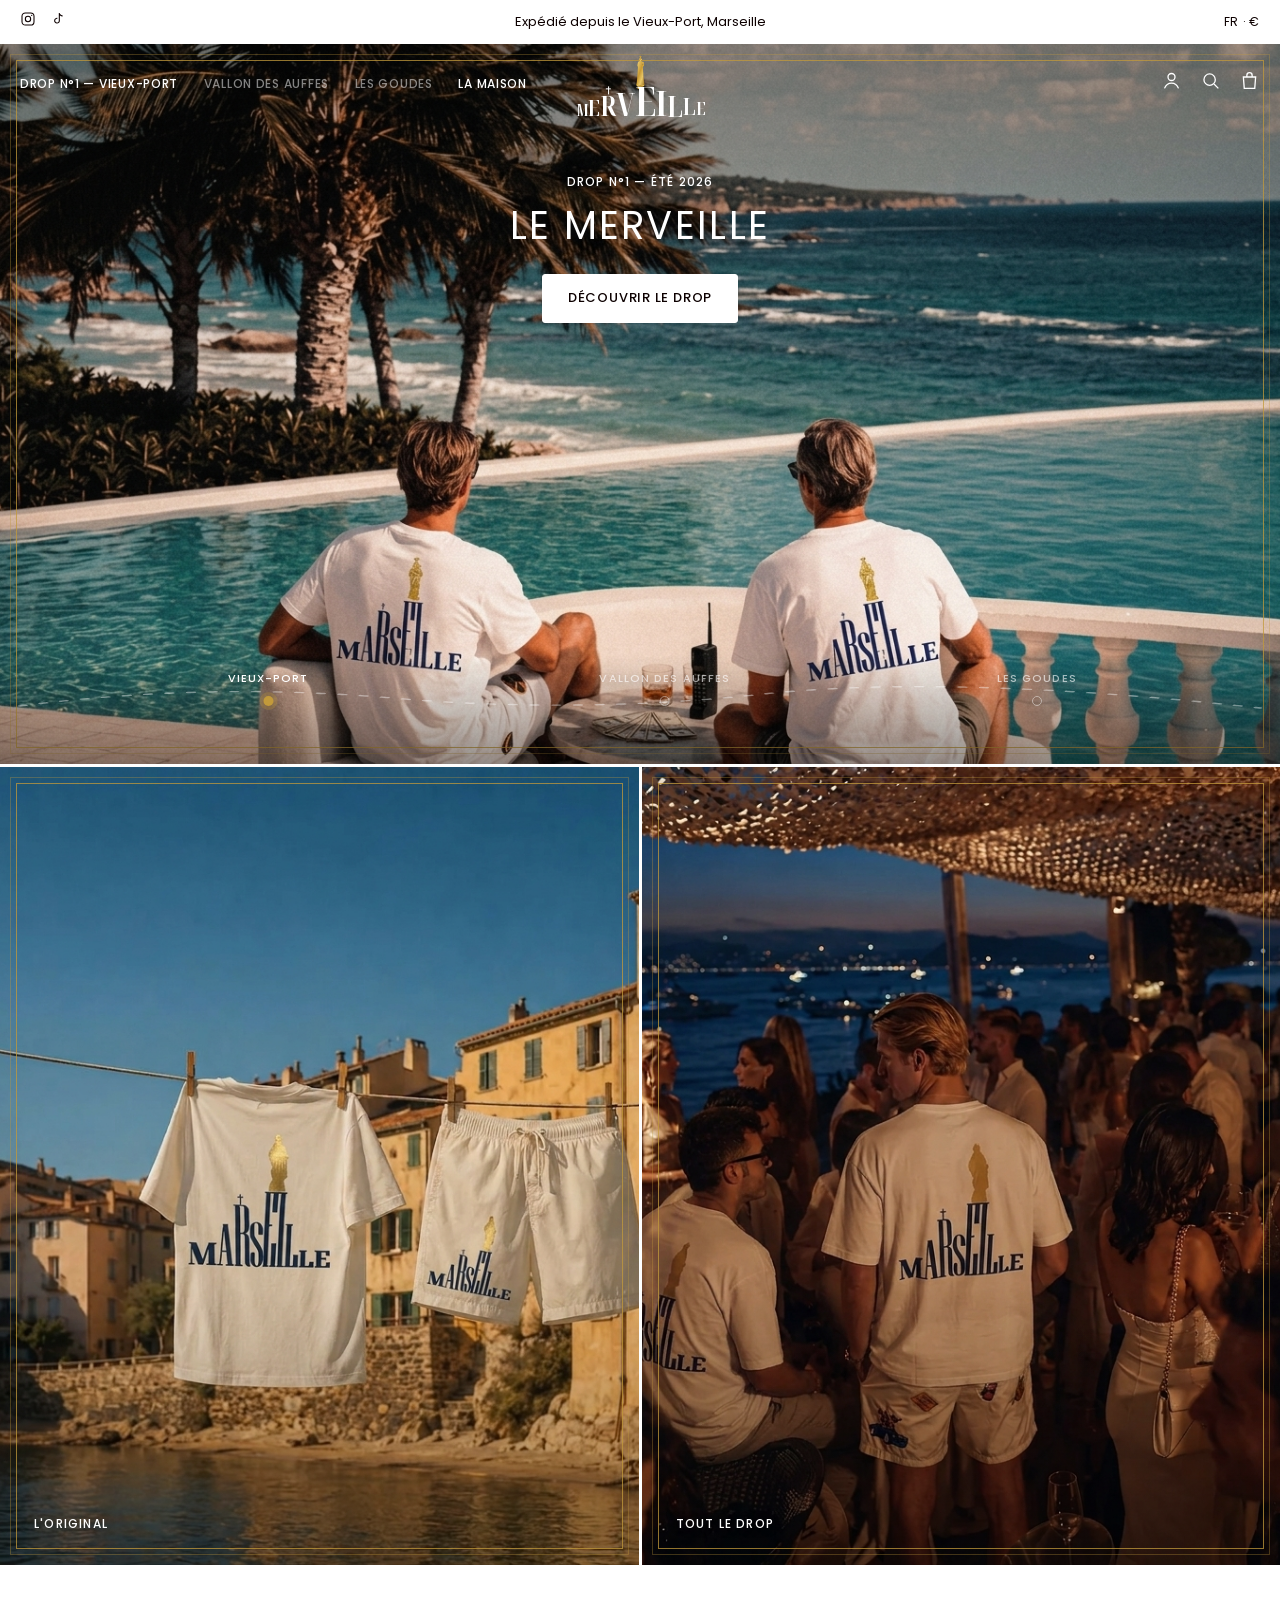
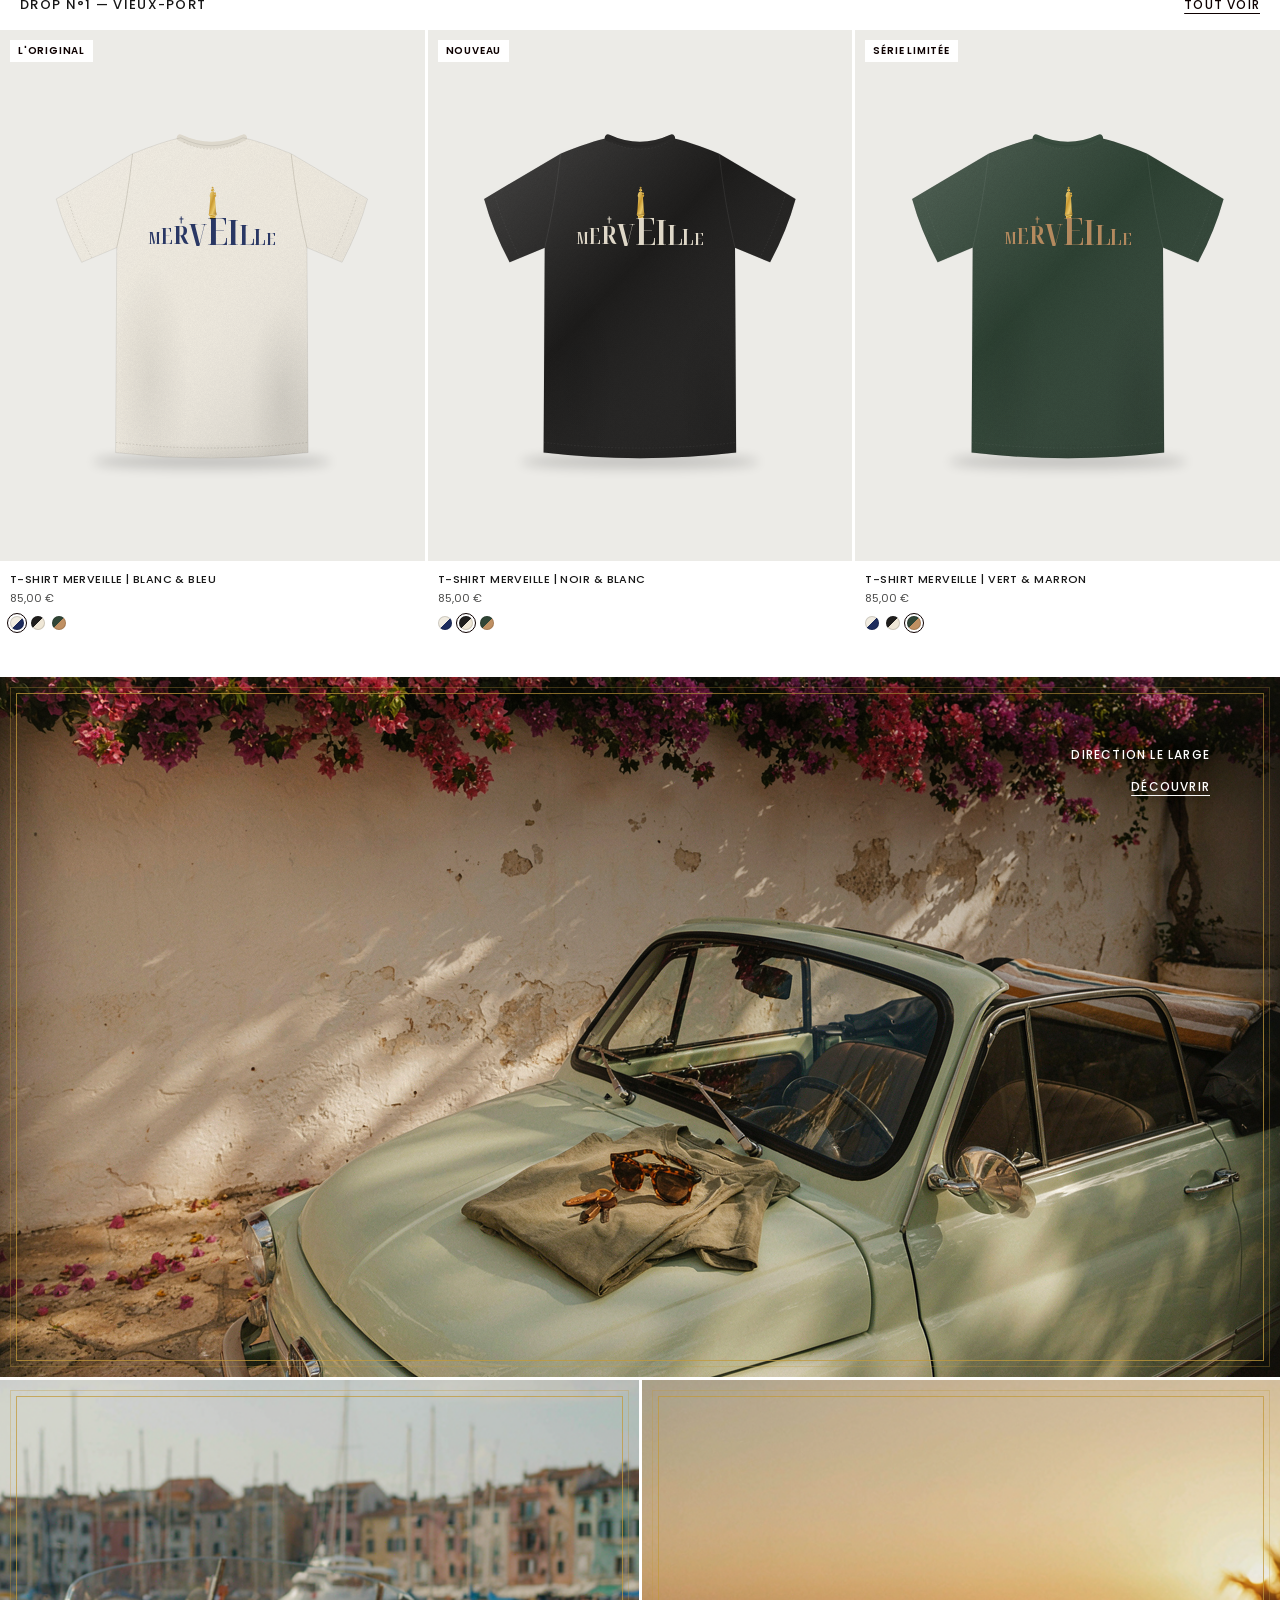
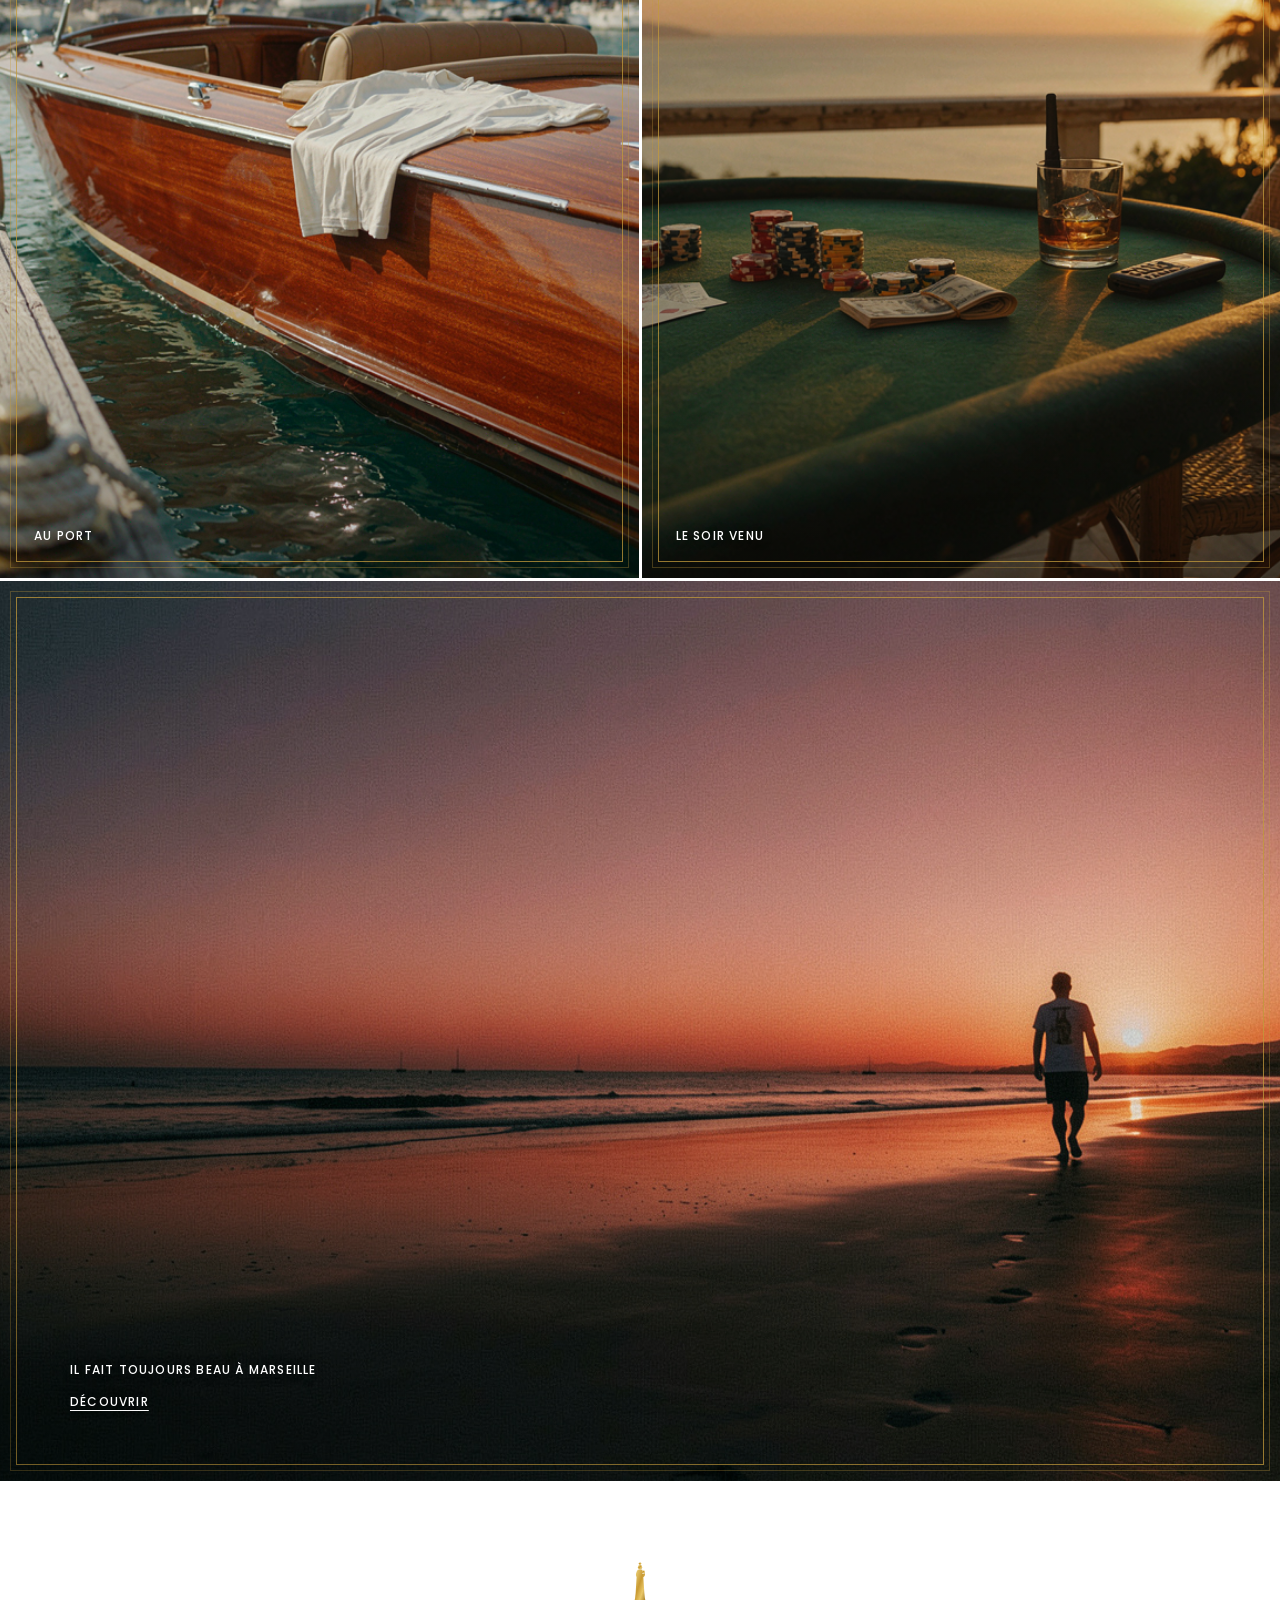
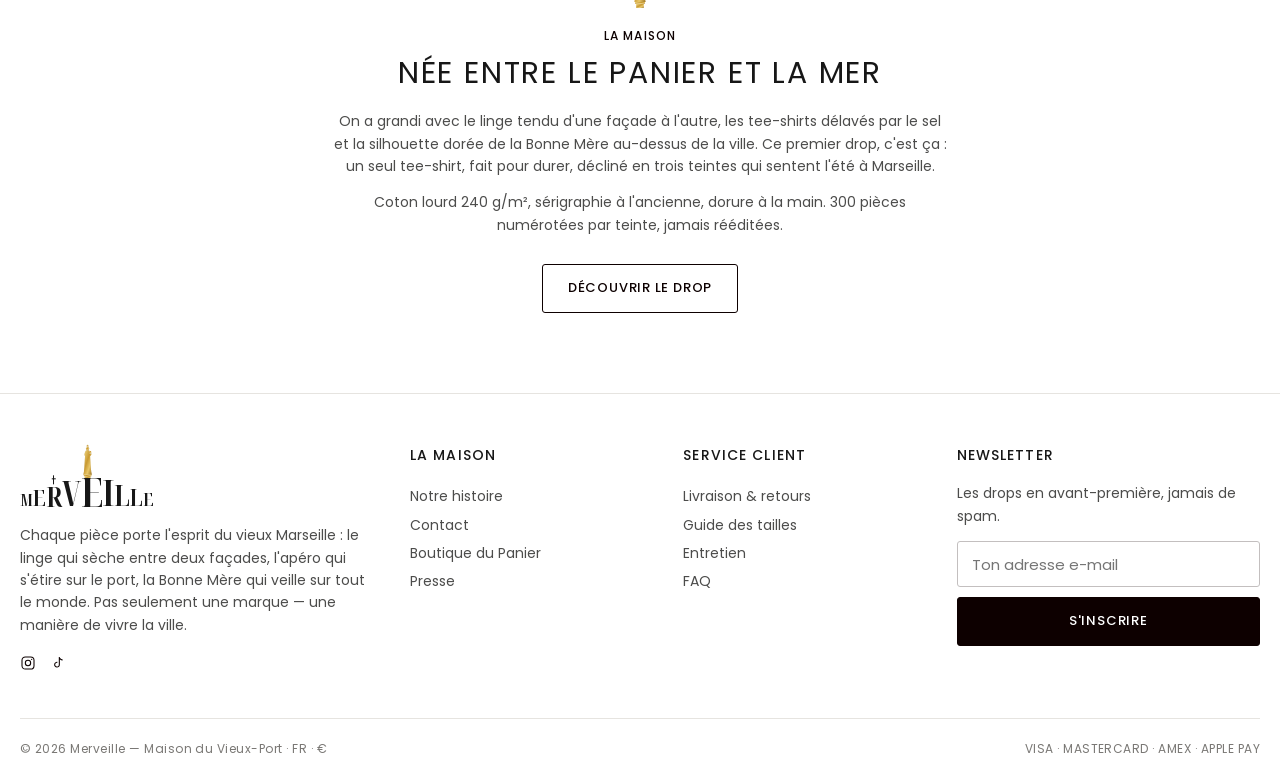
<file: index.html>
<!doctype html>
<html lang="fr">
<head>
  <meta charset="utf-8">
  <meta name="viewport" content="width=device-width, initial-scale=1">
  <title>MERVEILLE — Maison du Vieux-Port</title>
  <link rel="preconnect" href="https://fonts.googleapis.com">
  <link rel="preconnect" href="https://fonts.gstatic.com" crossorigin>
  <link href="https://fonts.googleapis.com/css2?family=Noto+Serif+Display:wdth,wght@62.5..100,300..800&family=Poppins:wght@300;400;500;600&display=swap" rel="stylesheet">
  <link rel="stylesheet" href="css/style.css?v=5">
</head>
<body>

  <!-- Défs SVG partagées (forme du t-shirt, statue, textures) -->
  <svg width="0" height="0" style="position:absolute" aria-hidden="true">
    <defs>
      <path id="teeShape" d="M160 70 Q215 48 245 42 Q300 70 355 42 Q385 48 440 70 L575 150 Q560 205 530 262 L468 236 L470 598 Q300 618 130 598 L132 236 L70 262 Q40 205 25 150 Z"/>
      <clipPath id="teeClip"><use href="#teeShape"/></clipPath>
      <linearGradient id="teeLight" x1="0" y1="0" x2="1" y2="1">
        <stop offset="0" stop-color="#fff" stop-opacity=".22"/>
        <stop offset=".45" stop-color="#fff" stop-opacity="0"/>
        <stop offset="1" stop-color="#000" stop-opacity=".22"/>
      </linearGradient>
      <radialGradient id="teeFold" cx=".5" cy=".5" r=".5">
        <stop offset="0" stop-color="#000" stop-opacity=".07"/>
        <stop offset="1" stop-color="#000" stop-opacity="0"/>
      </radialGradient>
      <filter id="fabric" x="0" y="0" width="100%" height="100%">
        <feTurbulence type="fractalNoise" baseFrequency=".9" numOctaves="2" seed="4"/>
        <feColorMatrix values="0 0 0 0 0  0 0 0 0 0  0 0 0 0 0  0 0 0 .55 0"/>
      </filter>
      <linearGradient id="gold" x1="0" y1="0" x2="1" y2="1">
        <stop offset="0" stop-color="#f3dc8a"/>
        <stop offset=".45" stop-color="#c99a32"/>
        <stop offset=".7" stop-color="#e9c768"/>
        <stop offset="1" stop-color="#9c7322"/>
      </linearGradient>
      <!-- La Bonne Mère : Vierge à l'Enfant sur son socle -->
      <symbol id="statue" viewBox="0 0 40 104">
        <path d="M20 1.5 l1.2 2.6 2.8.2-2.1 1.9.7 2.8L20 7.6l-2.6 1.4.7-2.8-2.1-1.9 2.8-.2Z"/>
        <circle cx="20" cy="13.5" r="4.6"/>
        <circle cx="27.6" cy="24" r="3.3"/>
        <path d="M15.2 19.2 Q20 16.6 24.8 19.2 L25.6 22 Q23.4 25.4 26 28.4 Q30.6 29 30.4 25 L31.2 31 Q29.4 35 27.4 36 L29.6 70 Q30.6 84 32.6 91 L7.4 91 Q9.4 84 10.4 70 L12.4 36 Q9.4 32 11.4 27 Q12.6 22 15.2 19.2Z"/>
        <rect x="9" y="91" width="22" height="4" rx=".6"/>
        <rect x="11.5" y="95" width="17" height="9"/>
      </symbol>
    </defs>
  </svg>

  <div class="announcement">
    <div class="announcement__social social">
      <a href="#" aria-label="Instagram"><svg viewBox="0 0 24 24"><rect x="3" y="3" width="18" height="18" rx="5"/><circle cx="12" cy="12" r="4"/><circle cx="17.5" cy="6.5" r="1" class="fill"/></svg></a>
      <a href="#" aria-label="TikTok"><svg viewBox="0 0 24 24"><path d="M14 3v11.5a3.5 3.5 0 1 1-3-3.46M14 3c.4 2.6 2.2 4.4 5 4.6"/></svg></a>
    </div>
    <div class="announcement__track">
      <p class="announcement__msg is-active">Livraison offerte en France dès 150 €</p>
      <p class="announcement__msg">Expédié depuis le Vieux-Port, Marseille</p>
      <p class="announcement__msg">Drop n°1 — série limitée, numérotée</p>
    </div>
    <div class="announcement__lang">FR · €</div>
  </div>

  <header class="header" id="header">
    <button class="header__burger" id="burger" aria-label="Menu"><span></span><span></span></button>
    <nav class="header__nav" aria-label="Navigation principale">
      <a href="#/collection">Drop n°1 — Vieux-Port</a>
      <a href="#" data-locked>Vallon des Auffes</a>
      <a href="#" data-locked>Les Goudes</a>
      <a href="#/maison">La Maison</a>
    </nav>
    <a href="#/" class="header__logo" aria-label="Accueil">
      <span class="wm wm--logo" data-wordmark></span>
    </a>
    <div class="header__icons">
      <button aria-label="Compte" class="hide-sm"><svg viewBox="0 0 24 24"><circle cx="12" cy="8" r="4"/><path d="M4 21c1.5-4 4.5-6 8-6s6.5 2 8 6"/></svg></button>
      <button aria-label="Recherche"><svg viewBox="0 0 24 24"><circle cx="11" cy="11" r="6.5"/><path d="M16 16l5 5"/></svg></button>
      <button aria-label="Panier" id="cartBtn" class="header__cart"><svg viewBox="0 0 24 24"><path d="M5 8h14l-1 13H6L5 8Z"/><path d="M9 8V6a3 3 0 0 1 6 0v2"/></svg><span class="header__count" id="cartCount">0</span></button>
    </div>
  </header>

  <aside class="mobile-nav" id="mobileNav" aria-hidden="true">
    <nav>
      <a href="#/collection">Drop n°1 — Vieux-Port</a>
      <a href="#" data-locked>Vallon des Auffes</a>
      <a href="#" data-locked>Les Goudes</a>
      <a href="#/maison">La Maison</a>
    </nav>
  </aside>

  <main id="app"></main>

  <footer class="footer">
    <div class="footer__inner">
      <div class="footer__brand">
        <span class="wm wm--footer" data-wordmark></span>
        <p>Chaque pièce porte l'esprit du vieux Marseille : le linge qui sèche entre deux façades, l'apéro qui s'étire sur le port, la Bonne Mère qui veille sur tout le monde. Pas seulement une marque — une manière de vivre la ville.</p>
        <div class="footer__social social">
          <a href="#" aria-label="Instagram"><svg viewBox="0 0 24 24"><rect x="3" y="3" width="18" height="18" rx="5"/><circle cx="12" cy="12" r="4"/><circle cx="17.5" cy="6.5" r="1" class="fill"/></svg></a>
          <a href="#" aria-label="TikTok"><svg viewBox="0 0 24 24"><path d="M14 3v11.5a3.5 3.5 0 1 1-3-3.46M14 3c.4 2.6 2.2 4.4 5 4.6"/></svg></a>
        </div>
      </div>
      <div class="footer__col">
        <h4>La Maison</h4>
        <a href="#/maison">Notre histoire</a><a href="#">Contact</a><a href="#">Boutique du Panier</a><a href="#">Presse</a>
      </div>
      <div class="footer__col">
        <h4>Service client</h4>
        <a href="#">Livraison &amp; retours</a><a href="#">Guide des tailles</a><a href="#">Entretien</a><a href="#">FAQ</a>
      </div>
      <div class="footer__col footer__news">
        <h4>Newsletter</h4>
        <p>Les drops en avant-première, jamais de spam.</p>
        <form class="footer__form" data-fake-form>
          <input type="email" placeholder="Ton adresse e-mail" aria-label="E-mail">
          <button class="btn btn--full" type="submit">S'inscrire</button>
        </form>
      </div>
    </div>
    <div class="footer__bottom">
      <span>© 2026 Merveille — Maison du Vieux-Port · FR · €</span>
      <span class="footer__pay">VISA · MASTERCARD · AMEX · APPLE PAY</span>
    </div>
  </footer>

  <!-- Panier -->
  <div class="overlay" id="overlay"></div>
  <aside class="drawer" id="drawer" aria-hidden="true">
    <div class="drawer__head">
      <h3>Panier</h3>
      <button class="icon-close" id="drawerClose" aria-label="Fermer">×</button>
    </div>
    <div class="drawer__ship" id="drawerShip"></div>
    <div class="drawer__items" id="drawerItems"></div>
    <div class="drawer__foot" id="drawerFoot"></div>
  </aside>

  <!-- Popup newsletter (équivalent "Join The Family") -->
  <div class="popup" id="popup" aria-hidden="true">
    <div class="popup__card">
      <div class="popup__img photo" data-file="soiree.jpg" data-ph="Soirée sur le port"><img src="images/soiree.jpg" alt=""></div>
      <div class="popup__body">
        <button class="icon-close" id="popupClose" aria-label="Fermer">×</button>
        <h3>Rejoins la famille</h3>
        <p>Accès en avant-première aux nouveaux drops et aux séries limitées, avant tout le monde.</p>
        <form data-fake-form>
          <input type="email" placeholder="Ton adresse e-mail" aria-label="E-mail">
          <button class="btn btn--full" type="submit">Accès en avant-première</button>
        </form>
      </div>
    </div>
  </div>

  <div class="toast" id="toast"></div>

  <script src="js/app.js?v=5"></script>
</body>
</html>
</file>
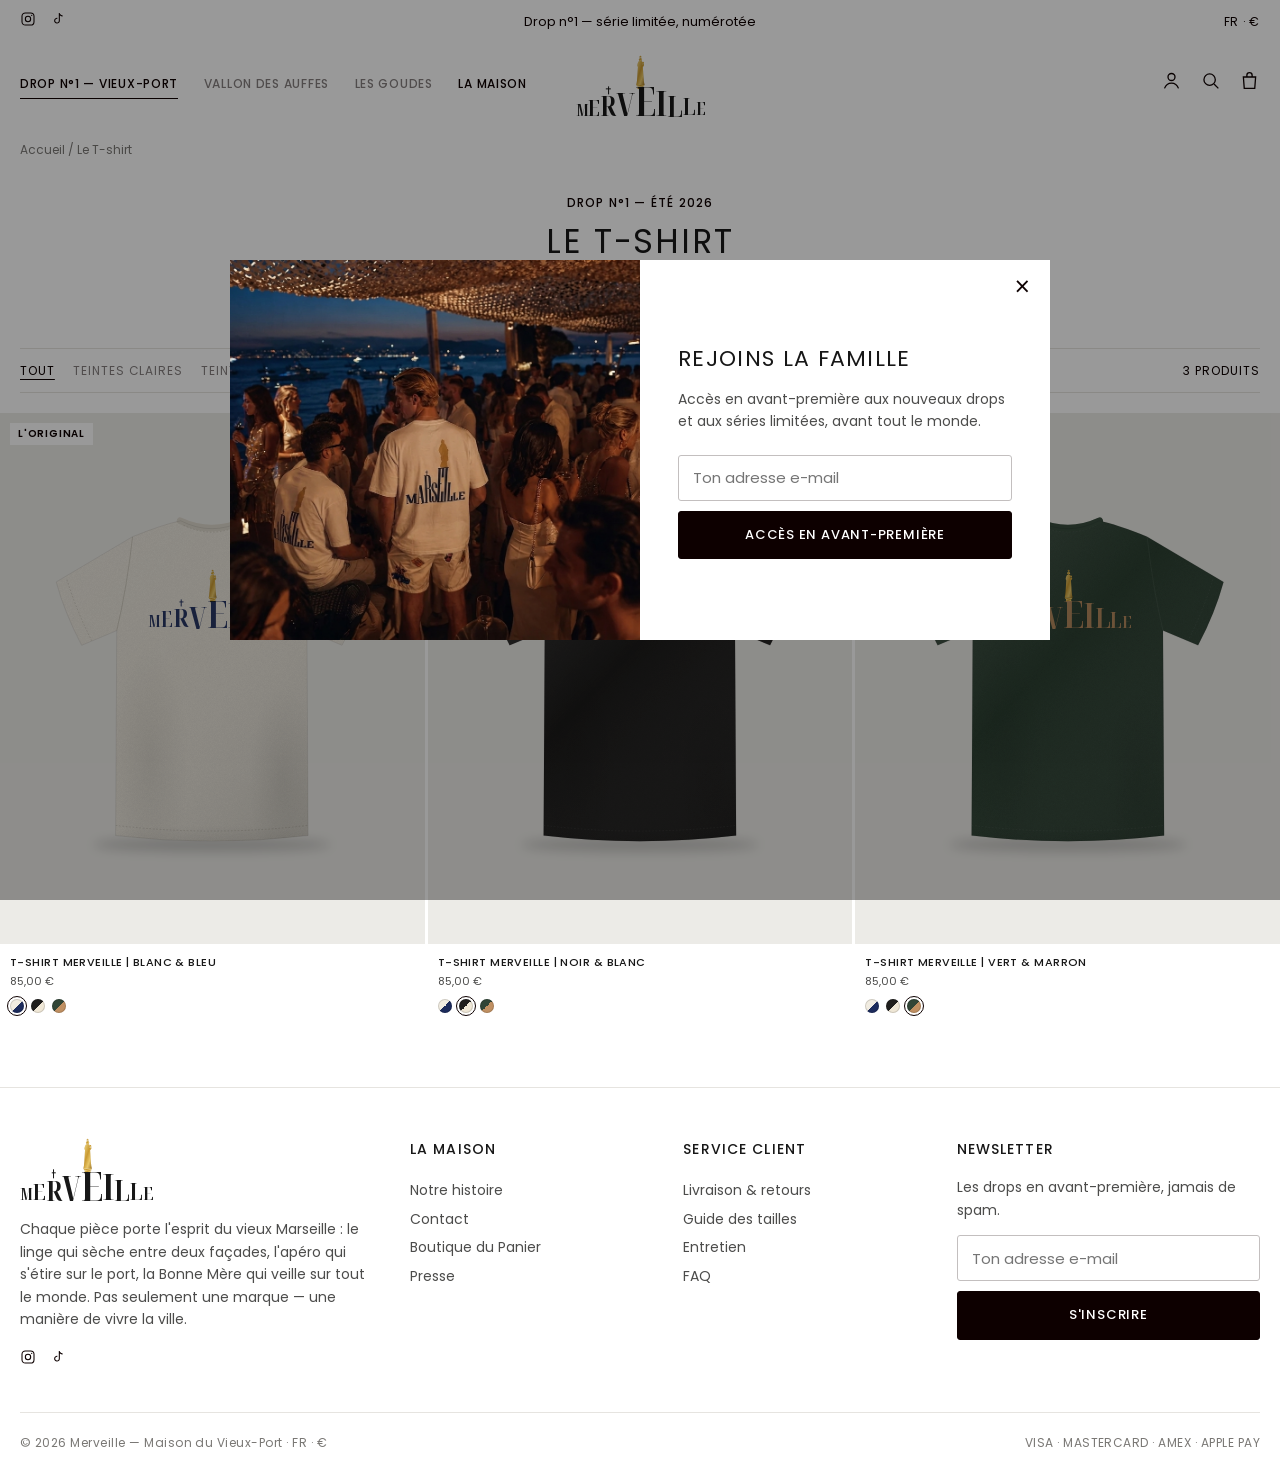
<file: collection.html>
<!doctype html>
<html lang="fr"><head>
  <script>if(location.hash==='')location.hash='#/collection';</script>
  <meta charset="utf-8">
  <meta name="viewport" content="width=device-width, initial-scale=1">
  <title>Le T-shirt — MERVEILLE</title>
  <link rel="preconnect" href="https://fonts.googleapis.com">
  <link rel="preconnect" href="https://fonts.gstatic.com" crossorigin="">
  <link href="https://fonts.googleapis.com/css2?family=Noto+Serif+Display:wdth,wght@62.5..100,300..800&amp;family=Poppins:wght@300;400;500;600&amp;display=swap" rel="stylesheet">
  <link rel="stylesheet" href="css/style.css?v=5">
</head>
<body>

  <!-- Défs SVG partagées (forme du t-shirt, statue, textures) -->
  <svg width="0" height="0" style="position:absolute" aria-hidden="true">
    <defs>
      <path id="teeShape" d="M160 70 Q215 48 245 42 Q300 70 355 42 Q385 48 440 70 L575 150 Q560 205 530 262 L468 236 L470 598 Q300 618 130 598 L132 236 L70 262 Q40 205 25 150 Z"></path>
      <clipPath id="teeClip"><use href="#teeShape"></use></clipPath>
      <linearGradient id="teeLight" x1="0" y1="0" x2="1" y2="1">
        <stop offset="0" stop-color="#fff" stop-opacity=".22"></stop>
        <stop offset=".45" stop-color="#fff" stop-opacity="0"></stop>
        <stop offset="1" stop-color="#000" stop-opacity=".22"></stop>
      </linearGradient>
      <radialGradient id="teeFold" cx=".5" cy=".5" r=".5">
        <stop offset="0" stop-color="#000" stop-opacity=".07"></stop>
        <stop offset="1" stop-color="#000" stop-opacity="0"></stop>
      </radialGradient>
      <filter id="fabric" x="0" y="0" width="100%" height="100%">
        <feTurbulence type="fractalNoise" baseFrequency=".9" numOctaves="2" seed="4"></feTurbulence>
        <feColorMatrix values="0 0 0 0 0  0 0 0 0 0  0 0 0 0 0  0 0 0 .55 0"></feColorMatrix>
      </filter>
      <linearGradient id="gold" x1="0" y1="0" x2="1" y2="1">
        <stop offset="0" stop-color="#f3dc8a"></stop>
        <stop offset=".45" stop-color="#c99a32"></stop>
        <stop offset=".7" stop-color="#e9c768"></stop>
        <stop offset="1" stop-color="#9c7322"></stop>
      </linearGradient>
      <!-- La Bonne Mère : Vierge à l'Enfant sur son socle -->
      <symbol id="statue" viewBox="0 0 40 104">
        <path d="M20 1.5 l1.2 2.6 2.8.2-2.1 1.9.7 2.8L20 7.6l-2.6 1.4.7-2.8-2.1-1.9 2.8-.2Z"></path>
        <circle cx="20" cy="13.5" r="4.6"></circle>
        <circle cx="27.6" cy="24" r="3.3"></circle>
        <path d="M15.2 19.2 Q20 16.6 24.8 19.2 L25.6 22 Q23.4 25.4 26 28.4 Q30.6 29 30.4 25 L31.2 31 Q29.4 35 27.4 36 L29.6 70 Q30.6 84 32.6 91 L7.4 91 Q9.4 84 10.4 70 L12.4 36 Q9.4 32 11.4 27 Q12.6 22 15.2 19.2Z"></path>
        <rect x="9" y="91" width="22" height="4" rx=".6"></rect>
        <rect x="11.5" y="95" width="17" height="9"></rect>
      </symbol>
    </defs>
  </svg>

  <div class="announcement">
    <div class="announcement__social social">
      <a href="#" aria-label="Instagram"><svg viewBox="0 0 24 24"><rect x="3" y="3" width="18" height="18" rx="5"></rect><circle cx="12" cy="12" r="4"></circle><circle cx="17.5" cy="6.5" r="1" class="fill"></circle></svg></a>
      <a href="#" aria-label="TikTok"><svg viewBox="0 0 24 24"><path d="M14 3v11.5a3.5 3.5 0 1 1-3-3.46M14 3c.4 2.6 2.2 4.4 5 4.6"></path></svg></a>
    </div>
    <div class="announcement__track">
      <p class="announcement__msg">Livraison offerte en France dès 150 €</p>
      <p class="announcement__msg">Expédié depuis le Vieux-Port, Marseille</p>
      <p class="announcement__msg is-active">Drop n°1 — série limitée, numérotée</p>
    </div>
    <div class="announcement__lang">FR · €</div>
  </div>

  <header class="header" id="header">
    <button class="header__burger" id="burger" aria-label="Menu"><span></span><span></span></button>
    <nav class="header__nav" aria-label="Navigation principale">
      <a href="#/collection" class="is-current">Drop n°1 — Vieux-Port</a>
      <a href="#" data-locked="">Vallon des Auffes</a>
      <a href="#" data-locked="">Les Goudes</a>
      <a href="#/maison">La Maison</a>
    </nav>
    <a href="#/" class="header__logo" aria-label="Accueil">
      <span class="wm wm--logo" data-wordmark=""><svg class="wm__statue" viewBox="0 0 40 104" aria-hidden="true"><use href="#statue" fill="url(#gold)"></use></svg><span class="wm__letters"><span class="wm__l" style="--h:0.42">M</span><span class="wm__l" style="--h:0.56">E</span><span class="wm__l" style="--h:0.7"><i class="wm__cross"></i>R</span><span class="wm__l" style="--h:0.84">V</span><span class="wm__l" style="--h:1">E</span><span class="wm__l" style="--h:0.9">I</span><span class="wm__l" style="--h:0.74">L</span><span class="wm__l" style="--h:0.58">L</span><span class="wm__l" style="--h:0.44">E</span></span></span>
    </a>
    <div class="header__icons">
      <button aria-label="Compte" class="hide-sm"><svg viewBox="0 0 24 24"><circle cx="12" cy="8" r="4"></circle><path d="M4 21c1.5-4 4.5-6 8-6s6.5 2 8 6"></path></svg></button>
      <button aria-label="Recherche"><svg viewBox="0 0 24 24"><circle cx="11" cy="11" r="6.5"></circle><path d="M16 16l5 5"></path></svg></button>
      <button aria-label="Panier" id="cartBtn" class="header__cart"><svg viewBox="0 0 24 24"><path d="M5 8h14l-1 13H6L5 8Z"></path><path d="M9 8V6a3 3 0 0 1 6 0v2"></path></svg><span class="header__count" id="cartCount">0</span></button>
    </div>
  </header>

  <aside class="mobile-nav" id="mobileNav" aria-hidden="true">
    <nav>
      <a href="#/collection">Drop n°1 — Vieux-Port</a>
      <a href="#" data-locked="">Vallon des Auffes</a>
      <a href="#" data-locked="">Les Goudes</a>
      <a href="#/maison">La Maison</a>
    </nav>
  </aside>

  <main id="app">
  <div class="crumbs"><a href="#/">Accueil</a> / Le T-shirt</div>
  <section class="collection-hero">
    <p class="kicker">Drop n°1 — Été 2026</p>
    <h1 class="display">Le T-shirt</h1>
    <p>Une seule pièce, trois teintes. Le logo MERVEILLE en colline, la Bonne Mère en or au sommet — comme vue depuis le Vieux-Port.</p>
  </section>
  <div class="toolbar">
    <div class="toolbar__filters">
      <button data-filter="all" class="is-active">Tout</button>
      <button data-filter="light" class="">Teintes claires</button>
      <button data-filter="dark" class="">Teintes foncées</button>
    </div>
    <span>3 produits</span>
  </div>
  <div class="product-grid product-grid--page"><article class="card reveal is-in">
    <a href="#/produit/bleu" class="card__media">
      <span class="card__badge">L'original</span>
      <div class="tee tee--back tee--light" style="--tee:#f1ece1;--print:#1c2b5c" role="img" aria-label="T-shirt Merveille Blanc cassé / Bleu marine, vue dos">
    <svg viewBox="0 0 600 640" aria-hidden="true">
      <ellipse class="tee__shadow" cx="300" cy="614" rx="210" ry="12" fill="#000"></ellipse>
      <use href="#teeShape" fill="#f1ece1"></use>
      <g clip-path="url(#teeClip)">
        <rect width="600" height="640" fill="url(#teeLight)"></rect>
        <rect width="600" height="640" filter="url(#fabric)" opacity="0.1"></rect>
        <ellipse cx="190" cy="470" rx="70" ry="210" fill="url(#teeFold)"></ellipse>
        <ellipse cx="425" cy="500" rx="60" ry="170" fill="url(#teeFold)"></ellipse>
        <ellipse cx="300" cy="610" rx="260" ry="30" fill="url(#teeFold)"></ellipse>
        <path d="M160 70 Q150 160 132 236 M440 70 Q450 160 468 236" stroke="rgba(40,30,10,.16)" stroke-width="1.6" fill="none"></path>
        <path d="M44 146 Q62 204 88 254 M556 146 Q538 204 512 254 M130 580 Q300 600 470 580" stroke="rgba(40,30,10,.16)" stroke-width="1.3" fill="none" stroke-dasharray="3 3"></path>
      </g>
      <path d="M244 42 Q300 68 356 42" fill="none" stroke="#f1ece1" stroke-width="12" stroke-linecap="round"></path>
       <path d="M244 42 Q300 68 356 42" fill="none" stroke="rgba(40,30,10,.16)" stroke-width="12" stroke-linecap="round" opacity=".6"></path>
       <path d="M250 50 Q300 74 350 50" fill="none" stroke="rgba(40,30,10,.16)" stroke-width="1.2" stroke-dasharray="3 3"></path>
      <use href="#teeShape" fill="none" stroke="rgba(0,0,0,.14)" stroke-width="1"></use>
    </svg>
    <div class="tee__print"><span class="wm"><svg class="wm__statue" viewBox="0 0 40 104" aria-hidden="true"><use href="#statue" fill="url(#gold)"></use></svg><span class="wm__letters"><span class="wm__l" style="--h:0.42">M</span><span class="wm__l" style="--h:0.56">E</span><span class="wm__l" style="--h:0.7"><i class="wm__cross"></i>R</span><span class="wm__l" style="--h:0.84">V</span><span class="wm__l" style="--h:1">E</span><span class="wm__l" style="--h:0.9">I</span><span class="wm__l" style="--h:0.74">L</span><span class="wm__l" style="--h:0.58">L</span><span class="wm__l" style="--h:0.44">E</span></span></span></div>
  </div>
      <div class="tee tee--front tee--light" style="--tee:#f1ece1;--print:#1c2b5c" role="img" aria-label="T-shirt Merveille Blanc cassé / Bleu marine, vue face">
    <svg viewBox="0 0 600 640" aria-hidden="true">
      <ellipse class="tee__shadow" cx="300" cy="614" rx="210" ry="12" fill="#000"></ellipse>
      <use href="#teeShape" fill="#f1ece1"></use>
      <g clip-path="url(#teeClip)">
        <rect width="600" height="640" fill="url(#teeLight)"></rect>
        <rect width="600" height="640" filter="url(#fabric)" opacity="0.1"></rect>
        <ellipse cx="190" cy="470" rx="70" ry="210" fill="url(#teeFold)"></ellipse>
        <ellipse cx="425" cy="500" rx="60" ry="170" fill="url(#teeFold)"></ellipse>
        <ellipse cx="300" cy="610" rx="260" ry="30" fill="url(#teeFold)"></ellipse>
        <path d="M160 70 Q150 160 132 236 M440 70 Q450 160 468 236" stroke="rgba(40,30,10,.16)" stroke-width="1.6" fill="none"></path>
        <path d="M44 146 Q62 204 88 254 M556 146 Q538 204 512 254 M130 580 Q300 600 470 580" stroke="rgba(40,30,10,.16)" stroke-width="1.3" fill="none" stroke-dasharray="3 3"></path>
      </g>
      <path d="M248 44 Q300 102 352 44 Q300 68 248 44Z" fill="rgba(0,0,0,.34)"></path>
       <path d="M244 42 Q300 104 356 42" fill="none" stroke="#f1ece1" stroke-width="14" stroke-linecap="round"></path>
       <path d="M244 42 Q300 104 356 42" fill="none" stroke="rgba(40,30,10,.16)" stroke-width="14" stroke-linecap="round" opacity=".7"></path>
       <path d="M252 50 Q300 108 348 50" fill="none" stroke="rgba(40,30,10,.16)" stroke-width="1.2" stroke-dasharray="3 3"></path>
      <use href="#teeShape" fill="none" stroke="rgba(0,0,0,.14)" stroke-width="1"></use>
    </svg>
    <div class="tee__chest"><span class="wm"><svg class="wm__statue" viewBox="0 0 40 104" aria-hidden="true"><use href="#statue" fill="url(#gold)"></use></svg><span class="wm__letters"><span class="wm__l" style="--h:0.42">M</span><span class="wm__l" style="--h:0.56">E</span><span class="wm__l" style="--h:0.7"><i class="wm__cross"></i>R</span><span class="wm__l" style="--h:0.84">V</span><span class="wm__l" style="--h:1">E</span><span class="wm__l" style="--h:0.9">I</span><span class="wm__l" style="--h:0.74">L</span><span class="wm__l" style="--h:0.58">L</span><span class="wm__l" style="--h:0.44">E</span></span></span></div>
  </div>
      <span class="card__quick"><button class="btn btn--full" data-quick="bleu">Ajout rapide — M</button></span>
    </a>
    <div class="card__info">
      <h3 class="card__title"><a href="#/produit/bleu">T-shirt Merveille | Blanc &amp; Bleu</a></h3>
      <p class="card__price">85,00 €</p>
    </div>
    <div class="card__swatches"><a href="#/produit/bleu" class="swatch is-active " style="--a:#f1ece1;--b:#1c2b5c" title="Blanc cassé / Bleu marine" aria-label="Blanc cassé / Bleu marine"></a><a href="#/produit/noir" class="swatch  " style="--a:#1f1e1d;--b:#efe7d6" title="Noir délavé / Blanc cassé" aria-label="Noir délavé / Blanc cassé"></a><a href="#/produit/vert" class="swatch  " style="--a:#304536;--b:#c09062" title="Vert bouteille / Marron tabac" aria-label="Vert bouteille / Marron tabac"></a></div>
  </article><article class="card reveal is-in">
    <a href="#/produit/noir" class="card__media">
      <span class="card__badge">Nouveau</span>
      <div class="tee tee--back tee--dark" style="--tee:#1f1e1d;--print:#efe7d6" role="img" aria-label="T-shirt Merveille Noir délavé / Blanc cassé, vue dos">
    <svg viewBox="0 0 600 640" aria-hidden="true">
      <ellipse class="tee__shadow" cx="300" cy="614" rx="210" ry="12" fill="#000"></ellipse>
      <use href="#teeShape" fill="#1f1e1d"></use>
      <g clip-path="url(#teeClip)">
        <rect width="600" height="640" fill="url(#teeLight)"></rect>
        <rect width="600" height="640" filter="url(#fabric)" opacity="0.22"></rect>
        <ellipse cx="190" cy="470" rx="70" ry="210" fill="url(#teeFold)"></ellipse>
        <ellipse cx="425" cy="500" rx="60" ry="170" fill="url(#teeFold)"></ellipse>
        <ellipse cx="300" cy="610" rx="260" ry="30" fill="url(#teeFold)"></ellipse>
        <path d="M160 70 Q150 160 132 236 M440 70 Q450 160 468 236" stroke="rgba(255,255,255,.08)" stroke-width="1.6" fill="none"></path>
        <path d="M44 146 Q62 204 88 254 M556 146 Q538 204 512 254 M130 580 Q300 600 470 580" stroke="rgba(255,255,255,.08)" stroke-width="1.3" fill="none" stroke-dasharray="3 3"></path>
      </g>
      <path d="M244 42 Q300 68 356 42" fill="none" stroke="#1f1e1d" stroke-width="12" stroke-linecap="round"></path>
       <path d="M244 42 Q300 68 356 42" fill="none" stroke="rgba(255,255,255,.08)" stroke-width="12" stroke-linecap="round" opacity=".6"></path>
       <path d="M250 50 Q300 74 350 50" fill="none" stroke="rgba(255,255,255,.08)" stroke-width="1.2" stroke-dasharray="3 3"></path>
      <use href="#teeShape" fill="none" stroke="rgba(0,0,0,.14)" stroke-width="1"></use>
    </svg>
    <div class="tee__print"><span class="wm"><svg class="wm__statue" viewBox="0 0 40 104" aria-hidden="true"><use href="#statue" fill="url(#gold)"></use></svg><span class="wm__letters"><span class="wm__l" style="--h:0.42">M</span><span class="wm__l" style="--h:0.56">E</span><span class="wm__l" style="--h:0.7"><i class="wm__cross"></i>R</span><span class="wm__l" style="--h:0.84">V</span><span class="wm__l" style="--h:1">E</span><span class="wm__l" style="--h:0.9">I</span><span class="wm__l" style="--h:0.74">L</span><span class="wm__l" style="--h:0.58">L</span><span class="wm__l" style="--h:0.44">E</span></span></span></div>
  </div>
      <div class="tee tee--front tee--dark" style="--tee:#1f1e1d;--print:#efe7d6" role="img" aria-label="T-shirt Merveille Noir délavé / Blanc cassé, vue face">
    <svg viewBox="0 0 600 640" aria-hidden="true">
      <ellipse class="tee__shadow" cx="300" cy="614" rx="210" ry="12" fill="#000"></ellipse>
      <use href="#teeShape" fill="#1f1e1d"></use>
      <g clip-path="url(#teeClip)">
        <rect width="600" height="640" fill="url(#teeLight)"></rect>
        <rect width="600" height="640" filter="url(#fabric)" opacity="0.22"></rect>
        <ellipse cx="190" cy="470" rx="70" ry="210" fill="url(#teeFold)"></ellipse>
        <ellipse cx="425" cy="500" rx="60" ry="170" fill="url(#teeFold)"></ellipse>
        <ellipse cx="300" cy="610" rx="260" ry="30" fill="url(#teeFold)"></ellipse>
        <path d="M160 70 Q150 160 132 236 M440 70 Q450 160 468 236" stroke="rgba(255,255,255,.08)" stroke-width="1.6" fill="none"></path>
        <path d="M44 146 Q62 204 88 254 M556 146 Q538 204 512 254 M130 580 Q300 600 470 580" stroke="rgba(255,255,255,.08)" stroke-width="1.3" fill="none" stroke-dasharray="3 3"></path>
      </g>
      <path d="M248 44 Q300 102 352 44 Q300 68 248 44Z" fill="rgba(0,0,0,.34)"></path>
       <path d="M244 42 Q300 104 356 42" fill="none" stroke="#1f1e1d" stroke-width="14" stroke-linecap="round"></path>
       <path d="M244 42 Q300 104 356 42" fill="none" stroke="rgba(255,255,255,.08)" stroke-width="14" stroke-linecap="round" opacity=".7"></path>
       <path d="M252 50 Q300 108 348 50" fill="none" stroke="rgba(255,255,255,.08)" stroke-width="1.2" stroke-dasharray="3 3"></path>
      <use href="#teeShape" fill="none" stroke="rgba(0,0,0,.14)" stroke-width="1"></use>
    </svg>
    <div class="tee__chest"><span class="wm"><svg class="wm__statue" viewBox="0 0 40 104" aria-hidden="true"><use href="#statue" fill="url(#gold)"></use></svg><span class="wm__letters"><span class="wm__l" style="--h:0.42">M</span><span class="wm__l" style="--h:0.56">E</span><span class="wm__l" style="--h:0.7"><i class="wm__cross"></i>R</span><span class="wm__l" style="--h:0.84">V</span><span class="wm__l" style="--h:1">E</span><span class="wm__l" style="--h:0.9">I</span><span class="wm__l" style="--h:0.74">L</span><span class="wm__l" style="--h:0.58">L</span><span class="wm__l" style="--h:0.44">E</span></span></span></div>
  </div>
      <span class="card__quick"><button class="btn btn--full" data-quick="noir">Ajout rapide — M</button></span>
    </a>
    <div class="card__info">
      <h3 class="card__title"><a href="#/produit/noir">T-shirt Merveille | Noir &amp; Blanc</a></h3>
      <p class="card__price">85,00 €</p>
    </div>
    <div class="card__swatches"><a href="#/produit/bleu" class="swatch  " style="--a:#f1ece1;--b:#1c2b5c" title="Blanc cassé / Bleu marine" aria-label="Blanc cassé / Bleu marine"></a><a href="#/produit/noir" class="swatch is-active " style="--a:#1f1e1d;--b:#efe7d6" title="Noir délavé / Blanc cassé" aria-label="Noir délavé / Blanc cassé"></a><a href="#/produit/vert" class="swatch  " style="--a:#304536;--b:#c09062" title="Vert bouteille / Marron tabac" aria-label="Vert bouteille / Marron tabac"></a></div>
  </article><article class="card reveal is-in">
    <a href="#/produit/vert" class="card__media">
      <span class="card__badge">Série limitée</span>
      <div class="tee tee--back tee--dark" style="--tee:#304536;--print:#c09062" role="img" aria-label="T-shirt Merveille Vert bouteille / Marron tabac, vue dos">
    <svg viewBox="0 0 600 640" aria-hidden="true">
      <ellipse class="tee__shadow" cx="300" cy="614" rx="210" ry="12" fill="#000"></ellipse>
      <use href="#teeShape" fill="#304536"></use>
      <g clip-path="url(#teeClip)">
        <rect width="600" height="640" fill="url(#teeLight)"></rect>
        <rect width="600" height="640" filter="url(#fabric)" opacity="0.22"></rect>
        <ellipse cx="190" cy="470" rx="70" ry="210" fill="url(#teeFold)"></ellipse>
        <ellipse cx="425" cy="500" rx="60" ry="170" fill="url(#teeFold)"></ellipse>
        <ellipse cx="300" cy="610" rx="260" ry="30" fill="url(#teeFold)"></ellipse>
        <path d="M160 70 Q150 160 132 236 M440 70 Q450 160 468 236" stroke="rgba(255,255,255,.07)" stroke-width="1.6" fill="none"></path>
        <path d="M44 146 Q62 204 88 254 M556 146 Q538 204 512 254 M130 580 Q300 600 470 580" stroke="rgba(255,255,255,.07)" stroke-width="1.3" fill="none" stroke-dasharray="3 3"></path>
      </g>
      <path d="M244 42 Q300 68 356 42" fill="none" stroke="#304536" stroke-width="12" stroke-linecap="round"></path>
       <path d="M244 42 Q300 68 356 42" fill="none" stroke="rgba(255,255,255,.07)" stroke-width="12" stroke-linecap="round" opacity=".6"></path>
       <path d="M250 50 Q300 74 350 50" fill="none" stroke="rgba(255,255,255,.07)" stroke-width="1.2" stroke-dasharray="3 3"></path>
      <use href="#teeShape" fill="none" stroke="rgba(0,0,0,.14)" stroke-width="1"></use>
    </svg>
    <div class="tee__print"><span class="wm"><svg class="wm__statue" viewBox="0 0 40 104" aria-hidden="true"><use href="#statue" fill="url(#gold)"></use></svg><span class="wm__letters"><span class="wm__l" style="--h:0.42">M</span><span class="wm__l" style="--h:0.56">E</span><span class="wm__l" style="--h:0.7"><i class="wm__cross"></i>R</span><span class="wm__l" style="--h:0.84">V</span><span class="wm__l" style="--h:1">E</span><span class="wm__l" style="--h:0.9">I</span><span class="wm__l" style="--h:0.74">L</span><span class="wm__l" style="--h:0.58">L</span><span class="wm__l" style="--h:0.44">E</span></span></span></div>
  </div>
      <div class="tee tee--front tee--dark" style="--tee:#304536;--print:#c09062" role="img" aria-label="T-shirt Merveille Vert bouteille / Marron tabac, vue face">
    <svg viewBox="0 0 600 640" aria-hidden="true">
      <ellipse class="tee__shadow" cx="300" cy="614" rx="210" ry="12" fill="#000"></ellipse>
      <use href="#teeShape" fill="#304536"></use>
      <g clip-path="url(#teeClip)">
        <rect width="600" height="640" fill="url(#teeLight)"></rect>
        <rect width="600" height="640" filter="url(#fabric)" opacity="0.22"></rect>
        <ellipse cx="190" cy="470" rx="70" ry="210" fill="url(#teeFold)"></ellipse>
        <ellipse cx="425" cy="500" rx="60" ry="170" fill="url(#teeFold)"></ellipse>
        <ellipse cx="300" cy="610" rx="260" ry="30" fill="url(#teeFold)"></ellipse>
        <path d="M160 70 Q150 160 132 236 M440 70 Q450 160 468 236" stroke="rgba(255,255,255,.07)" stroke-width="1.6" fill="none"></path>
        <path d="M44 146 Q62 204 88 254 M556 146 Q538 204 512 254 M130 580 Q300 600 470 580" stroke="rgba(255,255,255,.07)" stroke-width="1.3" fill="none" stroke-dasharray="3 3"></path>
      </g>
      <path d="M248 44 Q300 102 352 44 Q300 68 248 44Z" fill="rgba(0,0,0,.34)"></path>
       <path d="M244 42 Q300 104 356 42" fill="none" stroke="#304536" stroke-width="14" stroke-linecap="round"></path>
       <path d="M244 42 Q300 104 356 42" fill="none" stroke="rgba(255,255,255,.07)" stroke-width="14" stroke-linecap="round" opacity=".7"></path>
       <path d="M252 50 Q300 108 348 50" fill="none" stroke="rgba(255,255,255,.07)" stroke-width="1.2" stroke-dasharray="3 3"></path>
      <use href="#teeShape" fill="none" stroke="rgba(0,0,0,.14)" stroke-width="1"></use>
    </svg>
    <div class="tee__chest"><span class="wm"><svg class="wm__statue" viewBox="0 0 40 104" aria-hidden="true"><use href="#statue" fill="url(#gold)"></use></svg><span class="wm__letters"><span class="wm__l" style="--h:0.42">M</span><span class="wm__l" style="--h:0.56">E</span><span class="wm__l" style="--h:0.7"><i class="wm__cross"></i>R</span><span class="wm__l" style="--h:0.84">V</span><span class="wm__l" style="--h:1">E</span><span class="wm__l" style="--h:0.9">I</span><span class="wm__l" style="--h:0.74">L</span><span class="wm__l" style="--h:0.58">L</span><span class="wm__l" style="--h:0.44">E</span></span></span></div>
  </div>
      <span class="card__quick"><button class="btn btn--full" data-quick="vert">Ajout rapide — M</button></span>
    </a>
    <div class="card__info">
      <h3 class="card__title"><a href="#/produit/vert">T-shirt Merveille | Vert &amp; Marron</a></h3>
      <p class="card__price">85,00 €</p>
    </div>
    <div class="card__swatches"><a href="#/produit/bleu" class="swatch  " style="--a:#f1ece1;--b:#1c2b5c" title="Blanc cassé / Bleu marine" aria-label="Blanc cassé / Bleu marine"></a><a href="#/produit/noir" class="swatch  " style="--a:#1f1e1d;--b:#efe7d6" title="Noir délavé / Blanc cassé" aria-label="Noir délavé / Blanc cassé"></a><a href="#/produit/vert" class="swatch is-active " style="--a:#304536;--b:#c09062" title="Vert bouteille / Marron tabac" aria-label="Vert bouteille / Marron tabac"></a></div>
  </article></div></main>

  <footer class="footer">
    <div class="footer__inner">
      <div class="footer__brand">
        <span class="wm wm--footer" data-wordmark=""><svg class="wm__statue" viewBox="0 0 40 104" aria-hidden="true"><use href="#statue" fill="url(#gold)"></use></svg><span class="wm__letters"><span class="wm__l" style="--h:0.42">M</span><span class="wm__l" style="--h:0.56">E</span><span class="wm__l" style="--h:0.7"><i class="wm__cross"></i>R</span><span class="wm__l" style="--h:0.84">V</span><span class="wm__l" style="--h:1">E</span><span class="wm__l" style="--h:0.9">I</span><span class="wm__l" style="--h:0.74">L</span><span class="wm__l" style="--h:0.58">L</span><span class="wm__l" style="--h:0.44">E</span></span></span>
        <p>Chaque pièce porte l'esprit du vieux Marseille : le linge qui sèche entre deux façades, l'apéro qui s'étire sur le port, la Bonne Mère qui veille sur tout le monde. Pas seulement une marque — une manière de vivre la ville.</p>
        <div class="footer__social social">
          <a href="#" aria-label="Instagram"><svg viewBox="0 0 24 24"><rect x="3" y="3" width="18" height="18" rx="5"></rect><circle cx="12" cy="12" r="4"></circle><circle cx="17.5" cy="6.5" r="1" class="fill"></circle></svg></a>
          <a href="#" aria-label="TikTok"><svg viewBox="0 0 24 24"><path d="M14 3v11.5a3.5 3.5 0 1 1-3-3.46M14 3c.4 2.6 2.2 4.4 5 4.6"></path></svg></a>
        </div>
      </div>
      <div class="footer__col">
        <h4>La Maison</h4>
        <a href="#/maison">Notre histoire</a><a href="#">Contact</a><a href="#">Boutique du Panier</a><a href="#">Presse</a>
      </div>
      <div class="footer__col">
        <h4>Service client</h4>
        <a href="#">Livraison &amp; retours</a><a href="#">Guide des tailles</a><a href="#">Entretien</a><a href="#">FAQ</a>
      </div>
      <div class="footer__col footer__news">
        <h4>Newsletter</h4>
        <p>Les drops en avant-première, jamais de spam.</p>
        <form class="footer__form" data-fake-form="">
          <input type="email" placeholder="Ton adresse e-mail" aria-label="E-mail">
          <button class="btn btn--full" type="submit">S'inscrire</button>
        </form>
      </div>
    </div>
    <div class="footer__bottom">
      <span>© 2026 Merveille — Maison du Vieux-Port · FR · €</span>
      <span class="footer__pay">VISA · MASTERCARD · AMEX · APPLE PAY</span>
    </div>
  </footer>

  <!-- Panier -->
  <div class="overlay" id="overlay"></div>
  <aside class="drawer" id="drawer" aria-hidden="true">
    <div class="drawer__head">
      <h3>Panier</h3>
      <button class="icon-close" id="drawerClose" aria-label="Fermer">×</button>
    </div>
    <div class="drawer__ship" id="drawerShip">Plus que <b>150,00 €</b> pour la livraison offerte
    <div class="drawer__bar"><i style="width:0%"></i></div></div>
    <div class="drawer__items" id="drawerItems"><div class="drawer__empty"><p>Ton panier est vide.</p><a href="#/collection" class="btn" data-close-drawer="">Découvrir le drop</a></div></div>
    <div class="drawer__foot" id="drawerFoot"></div>
  </aside>

  <!-- Popup newsletter (équivalent "Join The Family") -->
  <div class="popup is-on" id="popup" aria-hidden="true">
    <div class="popup__card">
      <div class="popup__img photo" data-file="soiree.jpg" data-ph="Soirée sur le port"><img src="images/soiree.jpg" alt=""></div>
      <div class="popup__body">
        <button class="icon-close" id="popupClose" aria-label="Fermer">×</button>
        <h3>Rejoins la famille</h3>
        <p>Accès en avant-première aux nouveaux drops et aux séries limitées, avant tout le monde.</p>
        <form data-fake-form="">
          <input type="email" placeholder="Ton adresse e-mail" aria-label="E-mail">
          <button class="btn btn--full" type="submit">Accès en avant-première</button>
        </form>
      </div>
    </div>
  </div>

  <div class="toast" id="toast"></div>

  <script src="js/app.js?v=5"></script>


</body></html>
</file>
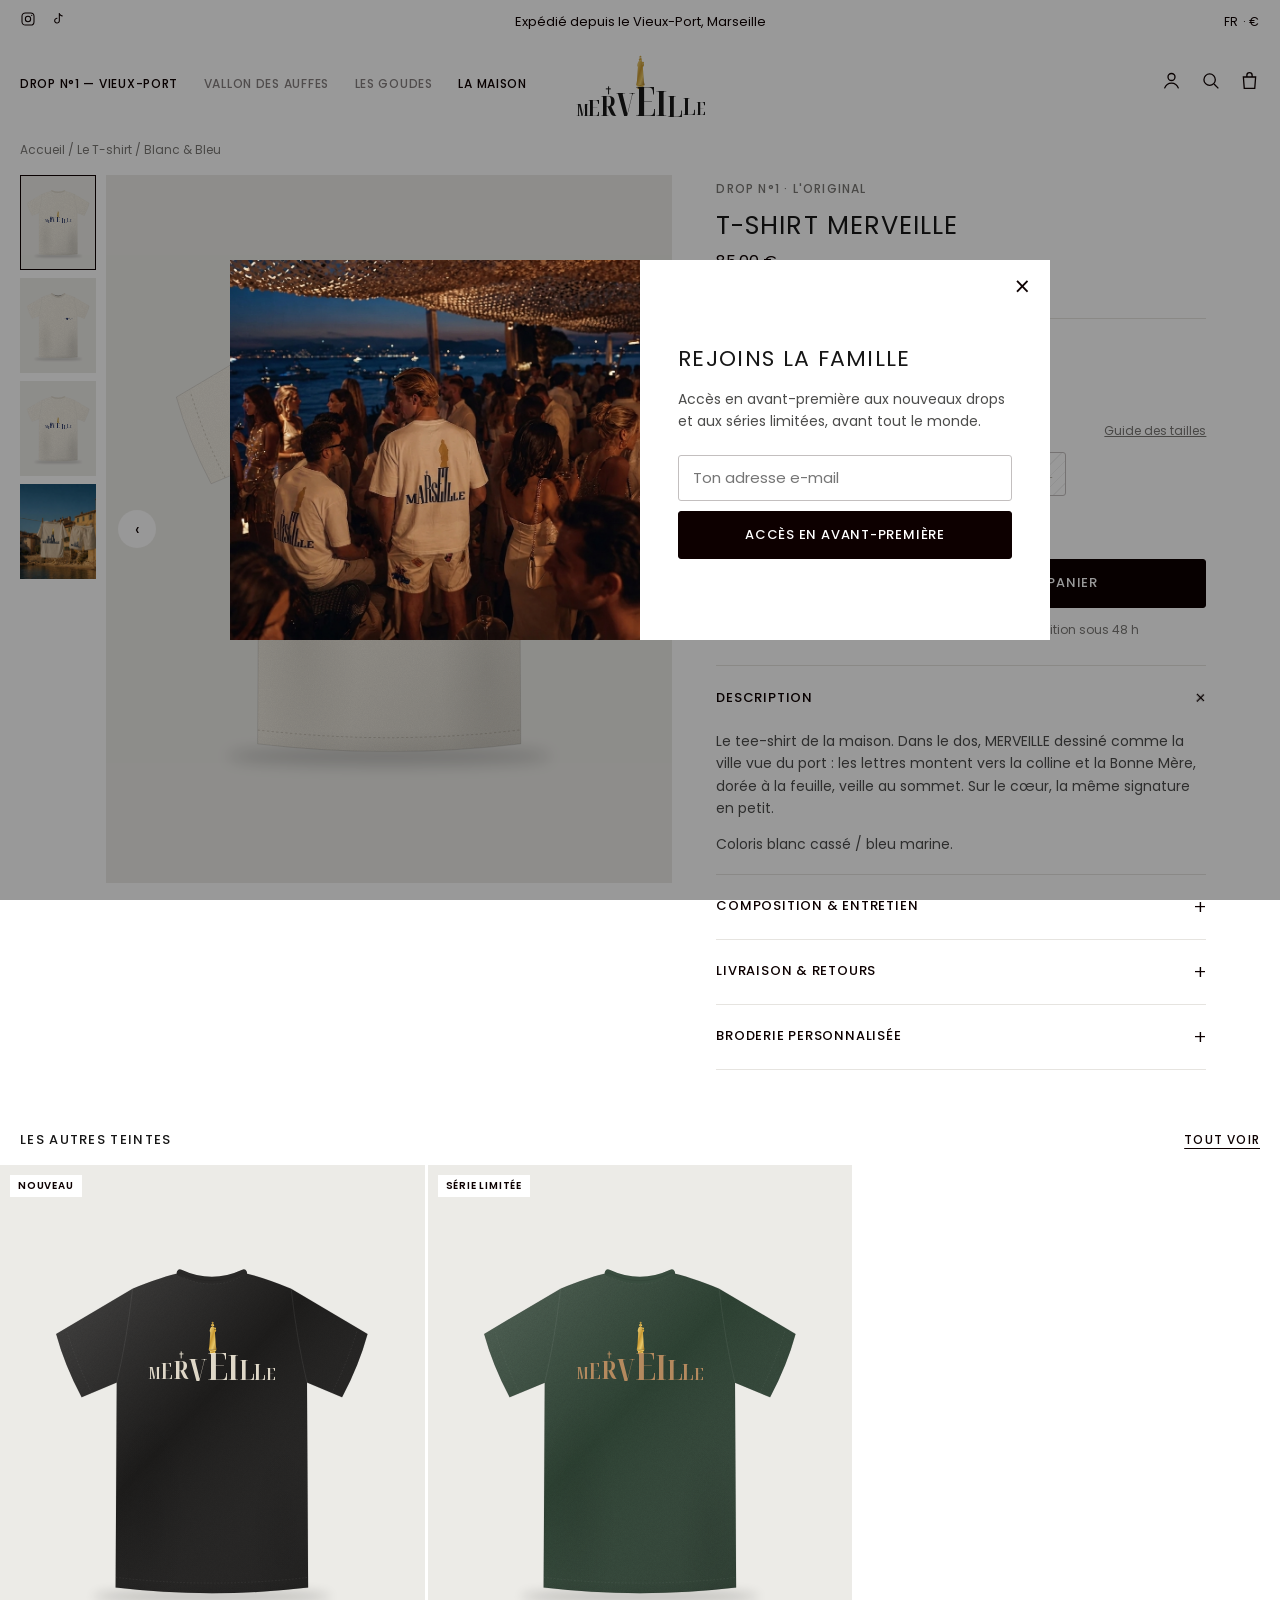
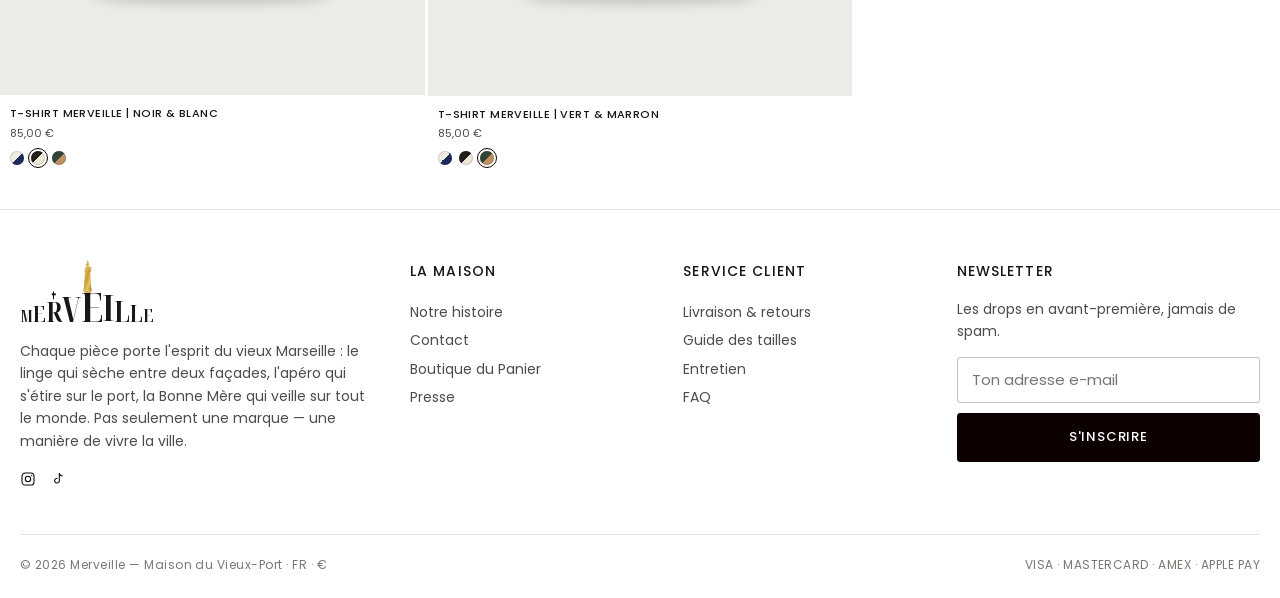
<file: produit-bleu.html>
<!doctype html>
<html lang="fr"><head>
  <script>if(location.hash==='')location.hash='#/produit/bleu';</script>
  <meta charset="utf-8">
  <meta name="viewport" content="width=device-width, initial-scale=1">
  <title>T-shirt Merveille Blanc &amp; Bleu — MERVEILLE</title>
  <link rel="preconnect" href="https://fonts.googleapis.com">
  <link rel="preconnect" href="https://fonts.gstatic.com" crossorigin="">
  <link href="https://fonts.googleapis.com/css2?family=Noto+Serif+Display:wdth,wght@62.5..100,300..800&amp;family=Poppins:wght@300;400;500;600&amp;display=swap" rel="stylesheet">
  <link rel="stylesheet" href="css/style.css?v=5">
</head>
<body>

  <!-- Défs SVG partagées (forme du t-shirt, statue, textures) -->
  <svg width="0" height="0" style="position:absolute" aria-hidden="true">
    <defs>
      <path id="teeShape" d="M160 70 Q215 48 245 42 Q300 70 355 42 Q385 48 440 70 L575 150 Q560 205 530 262 L468 236 L470 598 Q300 618 130 598 L132 236 L70 262 Q40 205 25 150 Z"></path>
      <clipPath id="teeClip"><use href="#teeShape"></use></clipPath>
      <linearGradient id="teeLight" x1="0" y1="0" x2="1" y2="1">
        <stop offset="0" stop-color="#fff" stop-opacity=".22"></stop>
        <stop offset=".45" stop-color="#fff" stop-opacity="0"></stop>
        <stop offset="1" stop-color="#000" stop-opacity=".22"></stop>
      </linearGradient>
      <radialGradient id="teeFold" cx=".5" cy=".5" r=".5">
        <stop offset="0" stop-color="#000" stop-opacity=".07"></stop>
        <stop offset="1" stop-color="#000" stop-opacity="0"></stop>
      </radialGradient>
      <filter id="fabric" x="0" y="0" width="100%" height="100%">
        <feTurbulence type="fractalNoise" baseFrequency=".9" numOctaves="2" seed="4"></feTurbulence>
        <feColorMatrix values="0 0 0 0 0  0 0 0 0 0  0 0 0 0 0  0 0 0 .55 0"></feColorMatrix>
      </filter>
      <linearGradient id="gold" x1="0" y1="0" x2="1" y2="1">
        <stop offset="0" stop-color="#f3dc8a"></stop>
        <stop offset=".45" stop-color="#c99a32"></stop>
        <stop offset=".7" stop-color="#e9c768"></stop>
        <stop offset="1" stop-color="#9c7322"></stop>
      </linearGradient>
      <!-- La Bonne Mère : Vierge à l'Enfant sur son socle -->
      <symbol id="statue" viewBox="0 0 40 104">
        <path d="M20 1.5 l1.2 2.6 2.8.2-2.1 1.9.7 2.8L20 7.6l-2.6 1.4.7-2.8-2.1-1.9 2.8-.2Z"></path>
        <circle cx="20" cy="13.5" r="4.6"></circle>
        <circle cx="27.6" cy="24" r="3.3"></circle>
        <path d="M15.2 19.2 Q20 16.6 24.8 19.2 L25.6 22 Q23.4 25.4 26 28.4 Q30.6 29 30.4 25 L31.2 31 Q29.4 35 27.4 36 L29.6 70 Q30.6 84 32.6 91 L7.4 91 Q9.4 84 10.4 70 L12.4 36 Q9.4 32 11.4 27 Q12.6 22 15.2 19.2Z"></path>
        <rect x="9" y="91" width="22" height="4" rx=".6"></rect>
        <rect x="11.5" y="95" width="17" height="9"></rect>
      </symbol>
    </defs>
  </svg>

  <div class="announcement">
    <div class="announcement__social social">
      <a href="#" aria-label="Instagram"><svg viewBox="0 0 24 24"><rect x="3" y="3" width="18" height="18" rx="5"></rect><circle cx="12" cy="12" r="4"></circle><circle cx="17.5" cy="6.5" r="1" class="fill"></circle></svg></a>
      <a href="#" aria-label="TikTok"><svg viewBox="0 0 24 24"><path d="M14 3v11.5a3.5 3.5 0 1 1-3-3.46M14 3c.4 2.6 2.2 4.4 5 4.6"></path></svg></a>
    </div>
    <div class="announcement__track">
      <p class="announcement__msg is-active">Livraison offerte en France dès 150 €</p>
      <p class="announcement__msg">Expédié depuis le Vieux-Port, Marseille</p>
      <p class="announcement__msg">Drop n°1 — série limitée, numérotée</p>
    </div>
    <div class="announcement__lang">FR · €</div>
  </div>

  <header class="header" id="header">
    <button class="header__burger" id="burger" aria-label="Menu"><span></span><span></span></button>
    <nav class="header__nav" aria-label="Navigation principale">
      <a href="#/collection">Drop n°1 — Vieux-Port</a>
      <a href="#" data-locked="">Vallon des Auffes</a>
      <a href="#" data-locked="">Les Goudes</a>
      <a href="#/maison">La Maison</a>
    </nav>
    <a href="#/" class="header__logo" aria-label="Accueil">
      <span class="wm wm--logo" data-wordmark=""><svg class="wm__statue" viewBox="0 0 40 104" aria-hidden="true"><use href="#statue" fill="url(#gold)"></use></svg><span class="wm__letters"><span class="wm__l" style="--h:0.42">M</span><span class="wm__l" style="--h:0.56">E</span><span class="wm__l" style="--h:0.7"><i class="wm__cross"></i>R</span><span class="wm__l" style="--h:0.84">V</span><span class="wm__l" style="--h:1">E</span><span class="wm__l" style="--h:0.9">I</span><span class="wm__l" style="--h:0.74">L</span><span class="wm__l" style="--h:0.58">L</span><span class="wm__l" style="--h:0.44">E</span></span></span>
    </a>
    <div class="header__icons">
      <button aria-label="Compte" class="hide-sm"><svg viewBox="0 0 24 24"><circle cx="12" cy="8" r="4"></circle><path d="M4 21c1.5-4 4.5-6 8-6s6.5 2 8 6"></path></svg></button>
      <button aria-label="Recherche"><svg viewBox="0 0 24 24"><circle cx="11" cy="11" r="6.5"></circle><path d="M16 16l5 5"></path></svg></button>
      <button aria-label="Panier" id="cartBtn" class="header__cart"><svg viewBox="0 0 24 24"><path d="M5 8h14l-1 13H6L5 8Z"></path><path d="M9 8V6a3 3 0 0 1 6 0v2"></path></svg><span class="header__count" id="cartCount">0</span></button>
    </div>
  </header>

  <aside class="mobile-nav" id="mobileNav" aria-hidden="true">
    <nav>
      <a href="#/collection">Drop n°1 — Vieux-Port</a>
      <a href="#" data-locked="">Vallon des Auffes</a>
      <a href="#" data-locked="">Les Goudes</a>
      <a href="#/maison">La Maison</a>
    </nav>
  </aside>

  <main id="app">
  <div class="crumbs"><a href="#/">Accueil</a> / <a href="#/collection">Le T-shirt</a> / Blanc &amp; Bleu</div>
  <section class="pdp" data-cw="bleu">
    <div class="gallery">
      <div class="gallery__thumbs">
        <button class="gallery__thumb is-active" data-slide="0" aria-label="Image 1"><div class="tee tee--back tee--light" style="--tee:#f1ece1;--print:#1c2b5c" role="img" aria-label="T-shirt Merveille Blanc cassé / Bleu marine, vue dos">
    <svg viewBox="0 0 600 640" aria-hidden="true">
      <ellipse class="tee__shadow" cx="300" cy="614" rx="210" ry="12" fill="#000"></ellipse>
      <use href="#teeShape" fill="#f1ece1"></use>
      <g clip-path="url(#teeClip)">
        <rect width="600" height="640" fill="url(#teeLight)"></rect>
        <rect width="600" height="640" filter="url(#fabric)" opacity="0.1"></rect>
        <ellipse cx="190" cy="470" rx="70" ry="210" fill="url(#teeFold)"></ellipse>
        <ellipse cx="425" cy="500" rx="60" ry="170" fill="url(#teeFold)"></ellipse>
        <ellipse cx="300" cy="610" rx="260" ry="30" fill="url(#teeFold)"></ellipse>
        <path d="M160 70 Q150 160 132 236 M440 70 Q450 160 468 236" stroke="rgba(40,30,10,.16)" stroke-width="1.6" fill="none"></path>
        <path d="M44 146 Q62 204 88 254 M556 146 Q538 204 512 254 M130 580 Q300 600 470 580" stroke="rgba(40,30,10,.16)" stroke-width="1.3" fill="none" stroke-dasharray="3 3"></path>
      </g>
      <path d="M244 42 Q300 68 356 42" fill="none" stroke="#f1ece1" stroke-width="12" stroke-linecap="round"></path>
       <path d="M244 42 Q300 68 356 42" fill="none" stroke="rgba(40,30,10,.16)" stroke-width="12" stroke-linecap="round" opacity=".6"></path>
       <path d="M250 50 Q300 74 350 50" fill="none" stroke="rgba(40,30,10,.16)" stroke-width="1.2" stroke-dasharray="3 3"></path>
      <use href="#teeShape" fill="none" stroke="rgba(0,0,0,.14)" stroke-width="1"></use>
    </svg>
    <div class="tee__print"><span class="wm"><svg class="wm__statue" viewBox="0 0 40 104" aria-hidden="true"><use href="#statue" fill="url(#gold)"></use></svg><span class="wm__letters"><span class="wm__l" style="--h:0.42">M</span><span class="wm__l" style="--h:0.56">E</span><span class="wm__l" style="--h:0.7"><i class="wm__cross"></i>R</span><span class="wm__l" style="--h:0.84">V</span><span class="wm__l" style="--h:1">E</span><span class="wm__l" style="--h:0.9">I</span><span class="wm__l" style="--h:0.74">L</span><span class="wm__l" style="--h:0.58">L</span><span class="wm__l" style="--h:0.44">E</span></span></span></div>
  </div></button><button class="gallery__thumb " data-slide="1" aria-label="Image 2"><div class="tee tee--front tee--light" style="--tee:#f1ece1;--print:#1c2b5c" role="img" aria-label="T-shirt Merveille Blanc cassé / Bleu marine, vue face">
    <svg viewBox="0 0 600 640" aria-hidden="true">
      <ellipse class="tee__shadow" cx="300" cy="614" rx="210" ry="12" fill="#000"></ellipse>
      <use href="#teeShape" fill="#f1ece1"></use>
      <g clip-path="url(#teeClip)">
        <rect width="600" height="640" fill="url(#teeLight)"></rect>
        <rect width="600" height="640" filter="url(#fabric)" opacity="0.1"></rect>
        <ellipse cx="190" cy="470" rx="70" ry="210" fill="url(#teeFold)"></ellipse>
        <ellipse cx="425" cy="500" rx="60" ry="170" fill="url(#teeFold)"></ellipse>
        <ellipse cx="300" cy="610" rx="260" ry="30" fill="url(#teeFold)"></ellipse>
        <path d="M160 70 Q150 160 132 236 M440 70 Q450 160 468 236" stroke="rgba(40,30,10,.16)" stroke-width="1.6" fill="none"></path>
        <path d="M44 146 Q62 204 88 254 M556 146 Q538 204 512 254 M130 580 Q300 600 470 580" stroke="rgba(40,30,10,.16)" stroke-width="1.3" fill="none" stroke-dasharray="3 3"></path>
      </g>
      <path d="M248 44 Q300 102 352 44 Q300 68 248 44Z" fill="rgba(0,0,0,.34)"></path>
       <path d="M244 42 Q300 104 356 42" fill="none" stroke="#f1ece1" stroke-width="14" stroke-linecap="round"></path>
       <path d="M244 42 Q300 104 356 42" fill="none" stroke="rgba(40,30,10,.16)" stroke-width="14" stroke-linecap="round" opacity=".7"></path>
       <path d="M252 50 Q300 108 348 50" fill="none" stroke="rgba(40,30,10,.16)" stroke-width="1.2" stroke-dasharray="3 3"></path>
      <use href="#teeShape" fill="none" stroke="rgba(0,0,0,.14)" stroke-width="1"></use>
    </svg>
    <div class="tee__chest"><span class="wm"><svg class="wm__statue" viewBox="0 0 40 104" aria-hidden="true"><use href="#statue" fill="url(#gold)"></use></svg><span class="wm__letters"><span class="wm__l" style="--h:0.42">M</span><span class="wm__l" style="--h:0.56">E</span><span class="wm__l" style="--h:0.7"><i class="wm__cross"></i>R</span><span class="wm__l" style="--h:0.84">V</span><span class="wm__l" style="--h:1">E</span><span class="wm__l" style="--h:0.9">I</span><span class="wm__l" style="--h:0.74">L</span><span class="wm__l" style="--h:0.58">L</span><span class="wm__l" style="--h:0.44">E</span></span></span></div>
  </div></button><button class="gallery__thumb " data-slide="2" aria-label="Image 3"><div class="tee tee--back tee--light" style="--tee:#f1ece1;--print:#1c2b5c" role="img" aria-label="T-shirt Merveille Blanc cassé / Bleu marine, vue dos">
    <svg viewBox="0 0 600 640" aria-hidden="true">
      <ellipse class="tee__shadow" cx="300" cy="614" rx="210" ry="12" fill="#000"></ellipse>
      <use href="#teeShape" fill="#f1ece1"></use>
      <g clip-path="url(#teeClip)">
        <rect width="600" height="640" fill="url(#teeLight)"></rect>
        <rect width="600" height="640" filter="url(#fabric)" opacity="0.1"></rect>
        <ellipse cx="190" cy="470" rx="70" ry="210" fill="url(#teeFold)"></ellipse>
        <ellipse cx="425" cy="500" rx="60" ry="170" fill="url(#teeFold)"></ellipse>
        <ellipse cx="300" cy="610" rx="260" ry="30" fill="url(#teeFold)"></ellipse>
        <path d="M160 70 Q150 160 132 236 M440 70 Q450 160 468 236" stroke="rgba(40,30,10,.16)" stroke-width="1.6" fill="none"></path>
        <path d="M44 146 Q62 204 88 254 M556 146 Q538 204 512 254 M130 580 Q300 600 470 580" stroke="rgba(40,30,10,.16)" stroke-width="1.3" fill="none" stroke-dasharray="3 3"></path>
      </g>
      <path d="M244 42 Q300 68 356 42" fill="none" stroke="#f1ece1" stroke-width="12" stroke-linecap="round"></path>
       <path d="M244 42 Q300 68 356 42" fill="none" stroke="rgba(40,30,10,.16)" stroke-width="12" stroke-linecap="round" opacity=".6"></path>
       <path d="M250 50 Q300 74 350 50" fill="none" stroke="rgba(40,30,10,.16)" stroke-width="1.2" stroke-dasharray="3 3"></path>
      <use href="#teeShape" fill="none" stroke="rgba(0,0,0,.14)" stroke-width="1"></use>
    </svg>
    <div class="tee__print"><span class="wm"><svg class="wm__statue" viewBox="0 0 40 104" aria-hidden="true"><use href="#statue" fill="url(#gold)"></use></svg><span class="wm__letters"><span class="wm__l" style="--h:0.42">M</span><span class="wm__l" style="--h:0.56">E</span><span class="wm__l" style="--h:0.7"><i class="wm__cross"></i>R</span><span class="wm__l" style="--h:0.84">V</span><span class="wm__l" style="--h:1">E</span><span class="wm__l" style="--h:0.9">I</span><span class="wm__l" style="--h:0.74">L</span><span class="wm__l" style="--h:0.58">L</span><span class="wm__l" style="--h:0.44">E</span></span></span></div>
  </div></button><button class="gallery__thumb " data-slide="3" aria-label="Image 4"><div class="photo " data-file="etendage.jpg" data-ph="Tee + short sur la corde à linge"><img src="images/etendage.jpg" alt="Tee + short sur la corde à linge" loading="lazy"></div></button>
      </div>
      <div class="gallery__main">
        <div class="gallery__slide is-active"><div class="tee tee--back tee--light" style="--tee:#f1ece1;--print:#1c2b5c" role="img" aria-label="T-shirt Merveille Blanc cassé / Bleu marine, vue dos">
    <svg viewBox="0 0 600 640" aria-hidden="true">
      <ellipse class="tee__shadow" cx="300" cy="614" rx="210" ry="12" fill="#000"></ellipse>
      <use href="#teeShape" fill="#f1ece1"></use>
      <g clip-path="url(#teeClip)">
        <rect width="600" height="640" fill="url(#teeLight)"></rect>
        <rect width="600" height="640" filter="url(#fabric)" opacity="0.1"></rect>
        <ellipse cx="190" cy="470" rx="70" ry="210" fill="url(#teeFold)"></ellipse>
        <ellipse cx="425" cy="500" rx="60" ry="170" fill="url(#teeFold)"></ellipse>
        <ellipse cx="300" cy="610" rx="260" ry="30" fill="url(#teeFold)"></ellipse>
        <path d="M160 70 Q150 160 132 236 M440 70 Q450 160 468 236" stroke="rgba(40,30,10,.16)" stroke-width="1.6" fill="none"></path>
        <path d="M44 146 Q62 204 88 254 M556 146 Q538 204 512 254 M130 580 Q300 600 470 580" stroke="rgba(40,30,10,.16)" stroke-width="1.3" fill="none" stroke-dasharray="3 3"></path>
      </g>
      <path d="M244 42 Q300 68 356 42" fill="none" stroke="#f1ece1" stroke-width="12" stroke-linecap="round"></path>
       <path d="M244 42 Q300 68 356 42" fill="none" stroke="rgba(40,30,10,.16)" stroke-width="12" stroke-linecap="round" opacity=".6"></path>
       <path d="M250 50 Q300 74 350 50" fill="none" stroke="rgba(40,30,10,.16)" stroke-width="1.2" stroke-dasharray="3 3"></path>
      <use href="#teeShape" fill="none" stroke="rgba(0,0,0,.14)" stroke-width="1"></use>
    </svg>
    <div class="tee__print"><span class="wm"><svg class="wm__statue" viewBox="0 0 40 104" aria-hidden="true"><use href="#statue" fill="url(#gold)"></use></svg><span class="wm__letters"><span class="wm__l" style="--h:0.42">M</span><span class="wm__l" style="--h:0.56">E</span><span class="wm__l" style="--h:0.7"><i class="wm__cross"></i>R</span><span class="wm__l" style="--h:0.84">V</span><span class="wm__l" style="--h:1">E</span><span class="wm__l" style="--h:0.9">I</span><span class="wm__l" style="--h:0.74">L</span><span class="wm__l" style="--h:0.58">L</span><span class="wm__l" style="--h:0.44">E</span></span></span></div>
  </div></div><div class="gallery__slide "><div class="tee tee--front tee--light" style="--tee:#f1ece1;--print:#1c2b5c" role="img" aria-label="T-shirt Merveille Blanc cassé / Bleu marine, vue face">
    <svg viewBox="0 0 600 640" aria-hidden="true">
      <ellipse class="tee__shadow" cx="300" cy="614" rx="210" ry="12" fill="#000"></ellipse>
      <use href="#teeShape" fill="#f1ece1"></use>
      <g clip-path="url(#teeClip)">
        <rect width="600" height="640" fill="url(#teeLight)"></rect>
        <rect width="600" height="640" filter="url(#fabric)" opacity="0.1"></rect>
        <ellipse cx="190" cy="470" rx="70" ry="210" fill="url(#teeFold)"></ellipse>
        <ellipse cx="425" cy="500" rx="60" ry="170" fill="url(#teeFold)"></ellipse>
        <ellipse cx="300" cy="610" rx="260" ry="30" fill="url(#teeFold)"></ellipse>
        <path d="M160 70 Q150 160 132 236 M440 70 Q450 160 468 236" stroke="rgba(40,30,10,.16)" stroke-width="1.6" fill="none"></path>
        <path d="M44 146 Q62 204 88 254 M556 146 Q538 204 512 254 M130 580 Q300 600 470 580" stroke="rgba(40,30,10,.16)" stroke-width="1.3" fill="none" stroke-dasharray="3 3"></path>
      </g>
      <path d="M248 44 Q300 102 352 44 Q300 68 248 44Z" fill="rgba(0,0,0,.34)"></path>
       <path d="M244 42 Q300 104 356 42" fill="none" stroke="#f1ece1" stroke-width="14" stroke-linecap="round"></path>
       <path d="M244 42 Q300 104 356 42" fill="none" stroke="rgba(40,30,10,.16)" stroke-width="14" stroke-linecap="round" opacity=".7"></path>
       <path d="M252 50 Q300 108 348 50" fill="none" stroke="rgba(40,30,10,.16)" stroke-width="1.2" stroke-dasharray="3 3"></path>
      <use href="#teeShape" fill="none" stroke="rgba(0,0,0,.14)" stroke-width="1"></use>
    </svg>
    <div class="tee__chest"><span class="wm"><svg class="wm__statue" viewBox="0 0 40 104" aria-hidden="true"><use href="#statue" fill="url(#gold)"></use></svg><span class="wm__letters"><span class="wm__l" style="--h:0.42">M</span><span class="wm__l" style="--h:0.56">E</span><span class="wm__l" style="--h:0.7"><i class="wm__cross"></i>R</span><span class="wm__l" style="--h:0.84">V</span><span class="wm__l" style="--h:1">E</span><span class="wm__l" style="--h:0.9">I</span><span class="wm__l" style="--h:0.74">L</span><span class="wm__l" style="--h:0.58">L</span><span class="wm__l" style="--h:0.44">E</span></span></span></div>
  </div></div><div class="gallery__slide "><div class="gallery__zoom"><div class="tee tee--back tee--light" style="--tee:#f1ece1;--print:#1c2b5c" role="img" aria-label="T-shirt Merveille Blanc cassé / Bleu marine, vue dos">
    <svg viewBox="0 0 600 640" aria-hidden="true">
      <ellipse class="tee__shadow" cx="300" cy="614" rx="210" ry="12" fill="#000"></ellipse>
      <use href="#teeShape" fill="#f1ece1"></use>
      <g clip-path="url(#teeClip)">
        <rect width="600" height="640" fill="url(#teeLight)"></rect>
        <rect width="600" height="640" filter="url(#fabric)" opacity="0.1"></rect>
        <ellipse cx="190" cy="470" rx="70" ry="210" fill="url(#teeFold)"></ellipse>
        <ellipse cx="425" cy="500" rx="60" ry="170" fill="url(#teeFold)"></ellipse>
        <ellipse cx="300" cy="610" rx="260" ry="30" fill="url(#teeFold)"></ellipse>
        <path d="M160 70 Q150 160 132 236 M440 70 Q450 160 468 236" stroke="rgba(40,30,10,.16)" stroke-width="1.6" fill="none"></path>
        <path d="M44 146 Q62 204 88 254 M556 146 Q538 204 512 254 M130 580 Q300 600 470 580" stroke="rgba(40,30,10,.16)" stroke-width="1.3" fill="none" stroke-dasharray="3 3"></path>
      </g>
      <path d="M244 42 Q300 68 356 42" fill="none" stroke="#f1ece1" stroke-width="12" stroke-linecap="round"></path>
       <path d="M244 42 Q300 68 356 42" fill="none" stroke="rgba(40,30,10,.16)" stroke-width="12" stroke-linecap="round" opacity=".6"></path>
       <path d="M250 50 Q300 74 350 50" fill="none" stroke="rgba(40,30,10,.16)" stroke-width="1.2" stroke-dasharray="3 3"></path>
      <use href="#teeShape" fill="none" stroke="rgba(0,0,0,.14)" stroke-width="1"></use>
    </svg>
    <div class="tee__print"><span class="wm"><svg class="wm__statue" viewBox="0 0 40 104" aria-hidden="true"><use href="#statue" fill="url(#gold)"></use></svg><span class="wm__letters"><span class="wm__l" style="--h:0.42">M</span><span class="wm__l" style="--h:0.56">E</span><span class="wm__l" style="--h:0.7"><i class="wm__cross"></i>R</span><span class="wm__l" style="--h:0.84">V</span><span class="wm__l" style="--h:1">E</span><span class="wm__l" style="--h:0.9">I</span><span class="wm__l" style="--h:0.74">L</span><span class="wm__l" style="--h:0.58">L</span><span class="wm__l" style="--h:0.44">E</span></span></span></div>
  </div></div></div><div class="gallery__slide "><div class="photo " data-file="etendage.jpg" data-ph="Tee + short sur la corde à linge"><img src="images/etendage.jpg" alt="Tee + short sur la corde à linge" loading="lazy"></div></div>
        <button class="gallery__arrow gallery__arrow--prev" data-step="-1" aria-label="Précédent">‹</button>
        <button class="gallery__arrow gallery__arrow--next" data-step="1" aria-label="Suivant">›</button>
      </div>
    </div>

    <div class="pdp__info">
      <p class="kicker pdp__kicker">Drop n°1 · L'original</p>
      <h1>T-shirt Merveille</h1>
      <p class="pdp__price">85,00 €</p>
      <p class="pdp__tax">TTC — frais de livraison calculés à l'étape suivante.</p>

      <div class="opt">
        <div class="opt__label"><span>Couleur : <b>Blanc cassé / Bleu marine</b></span></div>
        <div class="opt__row"><a href="#/produit/bleu" class="swatch swatch--lg is-active " style="--a:#f1ece1;--b:#1c2b5c" title="Blanc cassé / Bleu marine" aria-label="Blanc cassé / Bleu marine"></a><a href="#/produit/noir" class="swatch swatch--lg  " style="--a:#1f1e1d;--b:#efe7d6" title="Noir délavé / Blanc cassé" aria-label="Noir délavé / Blanc cassé"></a><a href="#/produit/vert" class="swatch swatch--lg  " style="--a:#304536;--b:#c09062" title="Vert bouteille / Marron tabac" aria-label="Vert bouteille / Marron tabac"></a></div>
      </div>

      <div class="opt">
        <div class="opt__label"><span>Taille : <b data-size-label="">M</b></span><a href="#" data-fake="">Guide des tailles</a></div>
        <div class="opt__row">
          <button class="size  " data-size="XS">XS</button><button class="size  " data-size="S">S</button><button class="size  is-active" data-size="M">M</button><button class="size  " data-size="L">L</button><button class="size  " data-size="XL">XL</button><button class="size is-out " data-size="XXL" disabled="">XXL</button>
        </div>
      </div>

      <p class="stock" data-stock="">Plus que 6 pièces dans cette taille</p>

      <div class="buy">
        <div class="qty"><button data-q="-1" aria-label="Moins">−</button><span data-qty="">1</span><button data-q="1" aria-label="Plus">+</button></div>
        <button class="btn" data-add="">Ajouter au panier</button>
      </div>
      <p class="edition">Série limitée · 300 pièces numérotées · expédition sous 48 h</p>

      <details class="acc" open="">
        <summary>Description</summary>
        <div class="acc__body">
          <p style="margin-top:0">Le tee-shirt de la maison. Dans le dos, MERVEILLE dessiné comme la ville vue du port : les lettres montent vers la colline et la Bonne Mère, dorée à la feuille, veille au sommet. Sur le cœur, la même signature en petit.</p>
          <p style="margin-bottom:0">Coloris blanc cassé / bleu marine.</p>
        </div>
      </details>
      <details class="acc">
        <summary>Composition &amp; entretien</summary>
        <div class="acc__body"><ul><li>100 % coton peigné, 240 g/m²</li><li>Coupe oversize, épaules tombantes</li><li>Sérigraphie à l'eau + dorure</li><li>Lavage à 30 °C sur l'envers, pas de sèche-linge</li></ul></div>
      </details>
      <details class="acc">
        <summary>Livraison &amp; retours</summary>
        <div class="acc__body">Livraison offerte en France dès 150 €. Expédition depuis Marseille sous 48 h. Retours gratuits sous 30 jours.</div>
      </details>
      <details class="acc">
        <summary>Broderie personnalisée</summary>
        <div class="acc__body">Ajoute tes initiales ou ton quartier brodés sous le logo cœur (+15 €). Ex. : « LE PANIER », « ENDOUME », « L'ESTAQUE ».</div>
      </details>
    </div>
  </section>

  <section class="product-grid-section" style="padding-top:0">
    <div class="section-title"><h2>Les autres teintes</h2><a href="#/collection">Tout voir</a></div>
    <div class="product-grid"><article class="card reveal">
    <a href="#/produit/noir" class="card__media">
      <span class="card__badge">Nouveau</span>
      <div class="tee tee--back tee--dark" style="--tee:#1f1e1d;--print:#efe7d6" role="img" aria-label="T-shirt Merveille Noir délavé / Blanc cassé, vue dos">
    <svg viewBox="0 0 600 640" aria-hidden="true">
      <ellipse class="tee__shadow" cx="300" cy="614" rx="210" ry="12" fill="#000"></ellipse>
      <use href="#teeShape" fill="#1f1e1d"></use>
      <g clip-path="url(#teeClip)">
        <rect width="600" height="640" fill="url(#teeLight)"></rect>
        <rect width="600" height="640" filter="url(#fabric)" opacity="0.22"></rect>
        <ellipse cx="190" cy="470" rx="70" ry="210" fill="url(#teeFold)"></ellipse>
        <ellipse cx="425" cy="500" rx="60" ry="170" fill="url(#teeFold)"></ellipse>
        <ellipse cx="300" cy="610" rx="260" ry="30" fill="url(#teeFold)"></ellipse>
        <path d="M160 70 Q150 160 132 236 M440 70 Q450 160 468 236" stroke="rgba(255,255,255,.08)" stroke-width="1.6" fill="none"></path>
        <path d="M44 146 Q62 204 88 254 M556 146 Q538 204 512 254 M130 580 Q300 600 470 580" stroke="rgba(255,255,255,.08)" stroke-width="1.3" fill="none" stroke-dasharray="3 3"></path>
      </g>
      <path d="M244 42 Q300 68 356 42" fill="none" stroke="#1f1e1d" stroke-width="12" stroke-linecap="round"></path>
       <path d="M244 42 Q300 68 356 42" fill="none" stroke="rgba(255,255,255,.08)" stroke-width="12" stroke-linecap="round" opacity=".6"></path>
       <path d="M250 50 Q300 74 350 50" fill="none" stroke="rgba(255,255,255,.08)" stroke-width="1.2" stroke-dasharray="3 3"></path>
      <use href="#teeShape" fill="none" stroke="rgba(0,0,0,.14)" stroke-width="1"></use>
    </svg>
    <div class="tee__print"><span class="wm"><svg class="wm__statue" viewBox="0 0 40 104" aria-hidden="true"><use href="#statue" fill="url(#gold)"></use></svg><span class="wm__letters"><span class="wm__l" style="--h:0.42">M</span><span class="wm__l" style="--h:0.56">E</span><span class="wm__l" style="--h:0.7"><i class="wm__cross"></i>R</span><span class="wm__l" style="--h:0.84">V</span><span class="wm__l" style="--h:1">E</span><span class="wm__l" style="--h:0.9">I</span><span class="wm__l" style="--h:0.74">L</span><span class="wm__l" style="--h:0.58">L</span><span class="wm__l" style="--h:0.44">E</span></span></span></div>
  </div>
      <div class="tee tee--front tee--dark" style="--tee:#1f1e1d;--print:#efe7d6" role="img" aria-label="T-shirt Merveille Noir délavé / Blanc cassé, vue face">
    <svg viewBox="0 0 600 640" aria-hidden="true">
      <ellipse class="tee__shadow" cx="300" cy="614" rx="210" ry="12" fill="#000"></ellipse>
      <use href="#teeShape" fill="#1f1e1d"></use>
      <g clip-path="url(#teeClip)">
        <rect width="600" height="640" fill="url(#teeLight)"></rect>
        <rect width="600" height="640" filter="url(#fabric)" opacity="0.22"></rect>
        <ellipse cx="190" cy="470" rx="70" ry="210" fill="url(#teeFold)"></ellipse>
        <ellipse cx="425" cy="500" rx="60" ry="170" fill="url(#teeFold)"></ellipse>
        <ellipse cx="300" cy="610" rx="260" ry="30" fill="url(#teeFold)"></ellipse>
        <path d="M160 70 Q150 160 132 236 M440 70 Q450 160 468 236" stroke="rgba(255,255,255,.08)" stroke-width="1.6" fill="none"></path>
        <path d="M44 146 Q62 204 88 254 M556 146 Q538 204 512 254 M130 580 Q300 600 470 580" stroke="rgba(255,255,255,.08)" stroke-width="1.3" fill="none" stroke-dasharray="3 3"></path>
      </g>
      <path d="M248 44 Q300 102 352 44 Q300 68 248 44Z" fill="rgba(0,0,0,.34)"></path>
       <path d="M244 42 Q300 104 356 42" fill="none" stroke="#1f1e1d" stroke-width="14" stroke-linecap="round"></path>
       <path d="M244 42 Q300 104 356 42" fill="none" stroke="rgba(255,255,255,.08)" stroke-width="14" stroke-linecap="round" opacity=".7"></path>
       <path d="M252 50 Q300 108 348 50" fill="none" stroke="rgba(255,255,255,.08)" stroke-width="1.2" stroke-dasharray="3 3"></path>
      <use href="#teeShape" fill="none" stroke="rgba(0,0,0,.14)" stroke-width="1"></use>
    </svg>
    <div class="tee__chest"><span class="wm"><svg class="wm__statue" viewBox="0 0 40 104" aria-hidden="true"><use href="#statue" fill="url(#gold)"></use></svg><span class="wm__letters"><span class="wm__l" style="--h:0.42">M</span><span class="wm__l" style="--h:0.56">E</span><span class="wm__l" style="--h:0.7"><i class="wm__cross"></i>R</span><span class="wm__l" style="--h:0.84">V</span><span class="wm__l" style="--h:1">E</span><span class="wm__l" style="--h:0.9">I</span><span class="wm__l" style="--h:0.74">L</span><span class="wm__l" style="--h:0.58">L</span><span class="wm__l" style="--h:0.44">E</span></span></span></div>
  </div>
      <span class="card__quick"><button class="btn btn--full" data-quick="noir">Ajout rapide — M</button></span>
    </a>
    <div class="card__info">
      <h3 class="card__title"><a href="#/produit/noir">T-shirt Merveille | Noir &amp; Blanc</a></h3>
      <p class="card__price">85,00 €</p>
    </div>
    <div class="card__swatches"><a href="#/produit/bleu" class="swatch  " style="--a:#f1ece1;--b:#1c2b5c" title="Blanc cassé / Bleu marine" aria-label="Blanc cassé / Bleu marine"></a><a href="#/produit/noir" class="swatch is-active " style="--a:#1f1e1d;--b:#efe7d6" title="Noir délavé / Blanc cassé" aria-label="Noir délavé / Blanc cassé"></a><a href="#/produit/vert" class="swatch  " style="--a:#304536;--b:#c09062" title="Vert bouteille / Marron tabac" aria-label="Vert bouteille / Marron tabac"></a></div>
  </article><article class="card reveal">
    <a href="#/produit/vert" class="card__media">
      <span class="card__badge">Série limitée</span>
      <div class="tee tee--back tee--dark" style="--tee:#304536;--print:#c09062" role="img" aria-label="T-shirt Merveille Vert bouteille / Marron tabac, vue dos">
    <svg viewBox="0 0 600 640" aria-hidden="true">
      <ellipse class="tee__shadow" cx="300" cy="614" rx="210" ry="12" fill="#000"></ellipse>
      <use href="#teeShape" fill="#304536"></use>
      <g clip-path="url(#teeClip)">
        <rect width="600" height="640" fill="url(#teeLight)"></rect>
        <rect width="600" height="640" filter="url(#fabric)" opacity="0.22"></rect>
        <ellipse cx="190" cy="470" rx="70" ry="210" fill="url(#teeFold)"></ellipse>
        <ellipse cx="425" cy="500" rx="60" ry="170" fill="url(#teeFold)"></ellipse>
        <ellipse cx="300" cy="610" rx="260" ry="30" fill="url(#teeFold)"></ellipse>
        <path d="M160 70 Q150 160 132 236 M440 70 Q450 160 468 236" stroke="rgba(255,255,255,.07)" stroke-width="1.6" fill="none"></path>
        <path d="M44 146 Q62 204 88 254 M556 146 Q538 204 512 254 M130 580 Q300 600 470 580" stroke="rgba(255,255,255,.07)" stroke-width="1.3" fill="none" stroke-dasharray="3 3"></path>
      </g>
      <path d="M244 42 Q300 68 356 42" fill="none" stroke="#304536" stroke-width="12" stroke-linecap="round"></path>
       <path d="M244 42 Q300 68 356 42" fill="none" stroke="rgba(255,255,255,.07)" stroke-width="12" stroke-linecap="round" opacity=".6"></path>
       <path d="M250 50 Q300 74 350 50" fill="none" stroke="rgba(255,255,255,.07)" stroke-width="1.2" stroke-dasharray="3 3"></path>
      <use href="#teeShape" fill="none" stroke="rgba(0,0,0,.14)" stroke-width="1"></use>
    </svg>
    <div class="tee__print"><span class="wm"><svg class="wm__statue" viewBox="0 0 40 104" aria-hidden="true"><use href="#statue" fill="url(#gold)"></use></svg><span class="wm__letters"><span class="wm__l" style="--h:0.42">M</span><span class="wm__l" style="--h:0.56">E</span><span class="wm__l" style="--h:0.7"><i class="wm__cross"></i>R</span><span class="wm__l" style="--h:0.84">V</span><span class="wm__l" style="--h:1">E</span><span class="wm__l" style="--h:0.9">I</span><span class="wm__l" style="--h:0.74">L</span><span class="wm__l" style="--h:0.58">L</span><span class="wm__l" style="--h:0.44">E</span></span></span></div>
  </div>
      <div class="tee tee--front tee--dark" style="--tee:#304536;--print:#c09062" role="img" aria-label="T-shirt Merveille Vert bouteille / Marron tabac, vue face">
    <svg viewBox="0 0 600 640" aria-hidden="true">
      <ellipse class="tee__shadow" cx="300" cy="614" rx="210" ry="12" fill="#000"></ellipse>
      <use href="#teeShape" fill="#304536"></use>
      <g clip-path="url(#teeClip)">
        <rect width="600" height="640" fill="url(#teeLight)"></rect>
        <rect width="600" height="640" filter="url(#fabric)" opacity="0.22"></rect>
        <ellipse cx="190" cy="470" rx="70" ry="210" fill="url(#teeFold)"></ellipse>
        <ellipse cx="425" cy="500" rx="60" ry="170" fill="url(#teeFold)"></ellipse>
        <ellipse cx="300" cy="610" rx="260" ry="30" fill="url(#teeFold)"></ellipse>
        <path d="M160 70 Q150 160 132 236 M440 70 Q450 160 468 236" stroke="rgba(255,255,255,.07)" stroke-width="1.6" fill="none"></path>
        <path d="M44 146 Q62 204 88 254 M556 146 Q538 204 512 254 M130 580 Q300 600 470 580" stroke="rgba(255,255,255,.07)" stroke-width="1.3" fill="none" stroke-dasharray="3 3"></path>
      </g>
      <path d="M248 44 Q300 102 352 44 Q300 68 248 44Z" fill="rgba(0,0,0,.34)"></path>
       <path d="M244 42 Q300 104 356 42" fill="none" stroke="#304536" stroke-width="14" stroke-linecap="round"></path>
       <path d="M244 42 Q300 104 356 42" fill="none" stroke="rgba(255,255,255,.07)" stroke-width="14" stroke-linecap="round" opacity=".7"></path>
       <path d="M252 50 Q300 108 348 50" fill="none" stroke="rgba(255,255,255,.07)" stroke-width="1.2" stroke-dasharray="3 3"></path>
      <use href="#teeShape" fill="none" stroke="rgba(0,0,0,.14)" stroke-width="1"></use>
    </svg>
    <div class="tee__chest"><span class="wm"><svg class="wm__statue" viewBox="0 0 40 104" aria-hidden="true"><use href="#statue" fill="url(#gold)"></use></svg><span class="wm__letters"><span class="wm__l" style="--h:0.42">M</span><span class="wm__l" style="--h:0.56">E</span><span class="wm__l" style="--h:0.7"><i class="wm__cross"></i>R</span><span class="wm__l" style="--h:0.84">V</span><span class="wm__l" style="--h:1">E</span><span class="wm__l" style="--h:0.9">I</span><span class="wm__l" style="--h:0.74">L</span><span class="wm__l" style="--h:0.58">L</span><span class="wm__l" style="--h:0.44">E</span></span></span></div>
  </div>
      <span class="card__quick"><button class="btn btn--full" data-quick="vert">Ajout rapide — M</button></span>
    </a>
    <div class="card__info">
      <h3 class="card__title"><a href="#/produit/vert">T-shirt Merveille | Vert &amp; Marron</a></h3>
      <p class="card__price">85,00 €</p>
    </div>
    <div class="card__swatches"><a href="#/produit/bleu" class="swatch  " style="--a:#f1ece1;--b:#1c2b5c" title="Blanc cassé / Bleu marine" aria-label="Blanc cassé / Bleu marine"></a><a href="#/produit/noir" class="swatch  " style="--a:#1f1e1d;--b:#efe7d6" title="Noir délavé / Blanc cassé" aria-label="Noir délavé / Blanc cassé"></a><a href="#/produit/vert" class="swatch is-active " style="--a:#304536;--b:#c09062" title="Vert bouteille / Marron tabac" aria-label="Vert bouteille / Marron tabac"></a></div>
  </article></div>
  </section></main>

  <footer class="footer">
    <div class="footer__inner">
      <div class="footer__brand">
        <span class="wm wm--footer" data-wordmark=""><svg class="wm__statue" viewBox="0 0 40 104" aria-hidden="true"><use href="#statue" fill="url(#gold)"></use></svg><span class="wm__letters"><span class="wm__l" style="--h:0.42">M</span><span class="wm__l" style="--h:0.56">E</span><span class="wm__l" style="--h:0.7"><i class="wm__cross"></i>R</span><span class="wm__l" style="--h:0.84">V</span><span class="wm__l" style="--h:1">E</span><span class="wm__l" style="--h:0.9">I</span><span class="wm__l" style="--h:0.74">L</span><span class="wm__l" style="--h:0.58">L</span><span class="wm__l" style="--h:0.44">E</span></span></span>
        <p>Chaque pièce porte l'esprit du vieux Marseille : le linge qui sèche entre deux façades, l'apéro qui s'étire sur le port, la Bonne Mère qui veille sur tout le monde. Pas seulement une marque — une manière de vivre la ville.</p>
        <div class="footer__social social">
          <a href="#" aria-label="Instagram"><svg viewBox="0 0 24 24"><rect x="3" y="3" width="18" height="18" rx="5"></rect><circle cx="12" cy="12" r="4"></circle><circle cx="17.5" cy="6.5" r="1" class="fill"></circle></svg></a>
          <a href="#" aria-label="TikTok"><svg viewBox="0 0 24 24"><path d="M14 3v11.5a3.5 3.5 0 1 1-3-3.46M14 3c.4 2.6 2.2 4.4 5 4.6"></path></svg></a>
        </div>
      </div>
      <div class="footer__col">
        <h4>La Maison</h4>
        <a href="#/maison">Notre histoire</a><a href="#">Contact</a><a href="#">Boutique du Panier</a><a href="#">Presse</a>
      </div>
      <div class="footer__col">
        <h4>Service client</h4>
        <a href="#">Livraison &amp; retours</a><a href="#">Guide des tailles</a><a href="#">Entretien</a><a href="#">FAQ</a>
      </div>
      <div class="footer__col footer__news">
        <h4>Newsletter</h4>
        <p>Les drops en avant-première, jamais de spam.</p>
        <form class="footer__form" data-fake-form="">
          <input type="email" placeholder="Ton adresse e-mail" aria-label="E-mail">
          <button class="btn btn--full" type="submit">S'inscrire</button>
        </form>
      </div>
    </div>
    <div class="footer__bottom">
      <span>© 2026 Merveille — Maison du Vieux-Port · FR · €</span>
      <span class="footer__pay">VISA · MASTERCARD · AMEX · APPLE PAY</span>
    </div>
  </footer>

  <!-- Panier -->
  <div class="overlay" id="overlay"></div>
  <aside class="drawer" id="drawer" aria-hidden="true">
    <div class="drawer__head">
      <h3>Panier</h3>
      <button class="icon-close" id="drawerClose" aria-label="Fermer">×</button>
    </div>
    <div class="drawer__ship" id="drawerShip">Plus que <b>150,00 €</b> pour la livraison offerte
    <div class="drawer__bar"><i style="width:0%"></i></div></div>
    <div class="drawer__items" id="drawerItems"><div class="drawer__empty"><p>Ton panier est vide.</p><a href="#/collection" class="btn" data-close-drawer="">Découvrir le drop</a></div></div>
    <div class="drawer__foot" id="drawerFoot"></div>
  </aside>

  <!-- Popup newsletter (équivalent "Join The Family") -->
  <div class="popup is-on" id="popup" aria-hidden="true">
    <div class="popup__card">
      <div class="popup__img photo" data-file="soiree.jpg" data-ph="Soirée sur le port"><img src="images/soiree.jpg" alt=""></div>
      <div class="popup__body">
        <button class="icon-close" id="popupClose" aria-label="Fermer">×</button>
        <h3>Rejoins la famille</h3>
        <p>Accès en avant-première aux nouveaux drops et aux séries limitées, avant tout le monde.</p>
        <form data-fake-form="">
          <input type="email" placeholder="Ton adresse e-mail" aria-label="E-mail">
          <button class="btn btn--full" type="submit">Accès en avant-première</button>
        </form>
      </div>
    </div>
  </div>

  <div class="toast" id="toast"></div>

  <script src="js/app.js?v=5"></script>


</body></html>
</file>
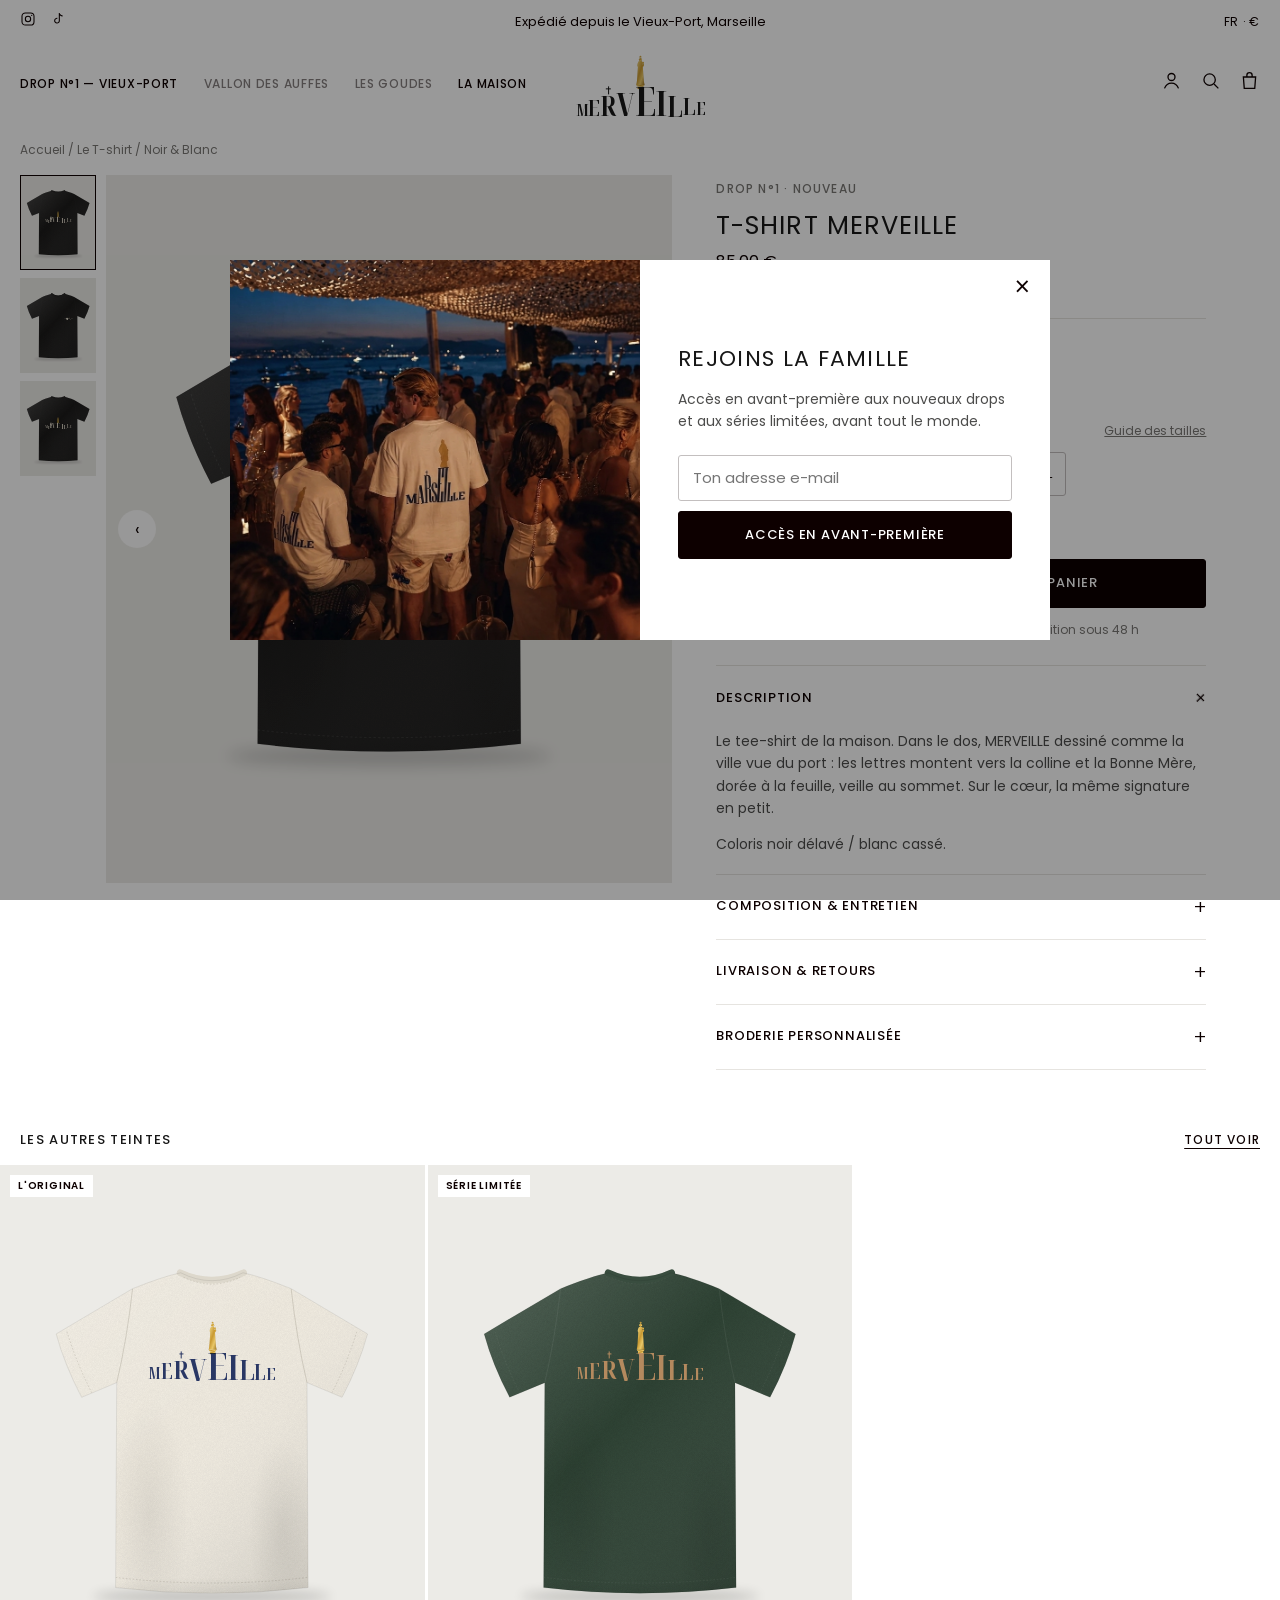
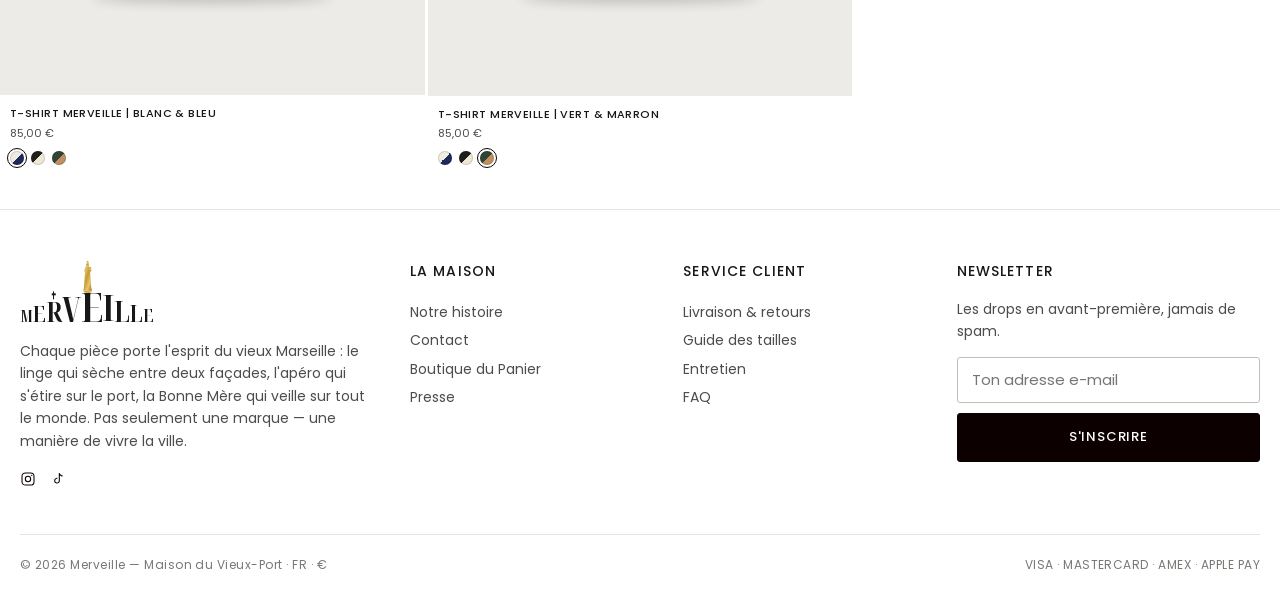
<file: produit-noir.html>
<!doctype html>
<html lang="fr"><head>
  <script>if(location.hash==='')location.hash='#/produit/noir';</script>
  <meta charset="utf-8">
  <meta name="viewport" content="width=device-width, initial-scale=1">
  <title>T-shirt Merveille Noir &amp; Blanc — MERVEILLE</title>
  <link rel="preconnect" href="https://fonts.googleapis.com">
  <link rel="preconnect" href="https://fonts.gstatic.com" crossorigin="">
  <link href="https://fonts.googleapis.com/css2?family=Noto+Serif+Display:wdth,wght@62.5..100,300..800&amp;family=Poppins:wght@300;400;500;600&amp;display=swap" rel="stylesheet">
  <link rel="stylesheet" href="css/style.css?v=5">
</head>
<body>

  <!-- Défs SVG partagées (forme du t-shirt, statue, textures) -->
  <svg width="0" height="0" style="position:absolute" aria-hidden="true">
    <defs>
      <path id="teeShape" d="M160 70 Q215 48 245 42 Q300 70 355 42 Q385 48 440 70 L575 150 Q560 205 530 262 L468 236 L470 598 Q300 618 130 598 L132 236 L70 262 Q40 205 25 150 Z"></path>
      <clipPath id="teeClip"><use href="#teeShape"></use></clipPath>
      <linearGradient id="teeLight" x1="0" y1="0" x2="1" y2="1">
        <stop offset="0" stop-color="#fff" stop-opacity=".22"></stop>
        <stop offset=".45" stop-color="#fff" stop-opacity="0"></stop>
        <stop offset="1" stop-color="#000" stop-opacity=".22"></stop>
      </linearGradient>
      <radialGradient id="teeFold" cx=".5" cy=".5" r=".5">
        <stop offset="0" stop-color="#000" stop-opacity=".07"></stop>
        <stop offset="1" stop-color="#000" stop-opacity="0"></stop>
      </radialGradient>
      <filter id="fabric" x="0" y="0" width="100%" height="100%">
        <feTurbulence type="fractalNoise" baseFrequency=".9" numOctaves="2" seed="4"></feTurbulence>
        <feColorMatrix values="0 0 0 0 0  0 0 0 0 0  0 0 0 0 0  0 0 0 .55 0"></feColorMatrix>
      </filter>
      <linearGradient id="gold" x1="0" y1="0" x2="1" y2="1">
        <stop offset="0" stop-color="#f3dc8a"></stop>
        <stop offset=".45" stop-color="#c99a32"></stop>
        <stop offset=".7" stop-color="#e9c768"></stop>
        <stop offset="1" stop-color="#9c7322"></stop>
      </linearGradient>
      <!-- La Bonne Mère : Vierge à l'Enfant sur son socle -->
      <symbol id="statue" viewBox="0 0 40 104">
        <path d="M20 1.5 l1.2 2.6 2.8.2-2.1 1.9.7 2.8L20 7.6l-2.6 1.4.7-2.8-2.1-1.9 2.8-.2Z"></path>
        <circle cx="20" cy="13.5" r="4.6"></circle>
        <circle cx="27.6" cy="24" r="3.3"></circle>
        <path d="M15.2 19.2 Q20 16.6 24.8 19.2 L25.6 22 Q23.4 25.4 26 28.4 Q30.6 29 30.4 25 L31.2 31 Q29.4 35 27.4 36 L29.6 70 Q30.6 84 32.6 91 L7.4 91 Q9.4 84 10.4 70 L12.4 36 Q9.4 32 11.4 27 Q12.6 22 15.2 19.2Z"></path>
        <rect x="9" y="91" width="22" height="4" rx=".6"></rect>
        <rect x="11.5" y="95" width="17" height="9"></rect>
      </symbol>
    </defs>
  </svg>

  <div class="announcement">
    <div class="announcement__social social">
      <a href="#" aria-label="Instagram"><svg viewBox="0 0 24 24"><rect x="3" y="3" width="18" height="18" rx="5"></rect><circle cx="12" cy="12" r="4"></circle><circle cx="17.5" cy="6.5" r="1" class="fill"></circle></svg></a>
      <a href="#" aria-label="TikTok"><svg viewBox="0 0 24 24"><path d="M14 3v11.5a3.5 3.5 0 1 1-3-3.46M14 3c.4 2.6 2.2 4.4 5 4.6"></path></svg></a>
    </div>
    <div class="announcement__track">
      <p class="announcement__msg">Livraison offerte en France dès 150 €</p>
      <p class="announcement__msg is-active">Expédié depuis le Vieux-Port, Marseille</p>
      <p class="announcement__msg">Drop n°1 — série limitée, numérotée</p>
    </div>
    <div class="announcement__lang">FR · €</div>
  </div>

  <header class="header" id="header">
    <button class="header__burger" id="burger" aria-label="Menu"><span></span><span></span></button>
    <nav class="header__nav" aria-label="Navigation principale">
      <a href="#/collection" class="">Drop n°1 — Vieux-Port</a>
      <a href="#" data-locked="">Vallon des Auffes</a>
      <a href="#" data-locked="">Les Goudes</a>
      <a href="#/maison">La Maison</a>
    </nav>
    <a href="#/" class="header__logo" aria-label="Accueil">
      <span class="wm wm--logo" data-wordmark=""><svg class="wm__statue" viewBox="0 0 40 104" aria-hidden="true"><use href="#statue" fill="url(#gold)"></use></svg><span class="wm__letters"><span class="wm__l" style="--h:0.42">M</span><span class="wm__l" style="--h:0.56">E</span><span class="wm__l" style="--h:0.7"><i class="wm__cross"></i>R</span><span class="wm__l" style="--h:0.84">V</span><span class="wm__l" style="--h:1">E</span><span class="wm__l" style="--h:0.9">I</span><span class="wm__l" style="--h:0.74">L</span><span class="wm__l" style="--h:0.58">L</span><span class="wm__l" style="--h:0.44">E</span></span></span>
    </a>
    <div class="header__icons">
      <button aria-label="Compte" class="hide-sm"><svg viewBox="0 0 24 24"><circle cx="12" cy="8" r="4"></circle><path d="M4 21c1.5-4 4.5-6 8-6s6.5 2 8 6"></path></svg></button>
      <button aria-label="Recherche"><svg viewBox="0 0 24 24"><circle cx="11" cy="11" r="6.5"></circle><path d="M16 16l5 5"></path></svg></button>
      <button aria-label="Panier" id="cartBtn" class="header__cart"><svg viewBox="0 0 24 24"><path d="M5 8h14l-1 13H6L5 8Z"></path><path d="M9 8V6a3 3 0 0 1 6 0v2"></path></svg><span class="header__count" id="cartCount">0</span></button>
    </div>
  </header>

  <aside class="mobile-nav" id="mobileNav" aria-hidden="true">
    <nav>
      <a href="#/collection">Drop n°1 — Vieux-Port</a>
      <a href="#" data-locked="">Vallon des Auffes</a>
      <a href="#" data-locked="">Les Goudes</a>
      <a href="#/maison">La Maison</a>
    </nav>
  </aside>

  <main id="app">
  <div class="crumbs"><a href="#/">Accueil</a> / <a href="#/collection">Le T-shirt</a> / Noir &amp; Blanc</div>
  <section class="pdp" data-cw="noir">
    <div class="gallery">
      <div class="gallery__thumbs">
        <button class="gallery__thumb is-active" data-slide="0" aria-label="Image 1"><div class="tee tee--back tee--dark" style="--tee:#1f1e1d;--print:#efe7d6" role="img" aria-label="T-shirt Merveille Noir délavé / Blanc cassé, vue dos">
    <svg viewBox="0 0 600 640" aria-hidden="true">
      <ellipse class="tee__shadow" cx="300" cy="614" rx="210" ry="12" fill="#000"></ellipse>
      <use href="#teeShape" fill="#1f1e1d"></use>
      <g clip-path="url(#teeClip)">
        <rect width="600" height="640" fill="url(#teeLight)"></rect>
        <rect width="600" height="640" filter="url(#fabric)" opacity="0.22"></rect>
        <ellipse cx="190" cy="470" rx="70" ry="210" fill="url(#teeFold)"></ellipse>
        <ellipse cx="425" cy="500" rx="60" ry="170" fill="url(#teeFold)"></ellipse>
        <ellipse cx="300" cy="610" rx="260" ry="30" fill="url(#teeFold)"></ellipse>
        <path d="M160 70 Q150 160 132 236 M440 70 Q450 160 468 236" stroke="rgba(255,255,255,.08)" stroke-width="1.6" fill="none"></path>
        <path d="M44 146 Q62 204 88 254 M556 146 Q538 204 512 254 M130 580 Q300 600 470 580" stroke="rgba(255,255,255,.08)" stroke-width="1.3" fill="none" stroke-dasharray="3 3"></path>
      </g>
      <path d="M244 42 Q300 68 356 42" fill="none" stroke="#1f1e1d" stroke-width="12" stroke-linecap="round"></path>
       <path d="M244 42 Q300 68 356 42" fill="none" stroke="rgba(255,255,255,.08)" stroke-width="12" stroke-linecap="round" opacity=".6"></path>
       <path d="M250 50 Q300 74 350 50" fill="none" stroke="rgba(255,255,255,.08)" stroke-width="1.2" stroke-dasharray="3 3"></path>
      <use href="#teeShape" fill="none" stroke="rgba(0,0,0,.14)" stroke-width="1"></use>
    </svg>
    <div class="tee__print"><span class="wm"><svg class="wm__statue" viewBox="0 0 40 104" aria-hidden="true"><use href="#statue" fill="url(#gold)"></use></svg><span class="wm__letters"><span class="wm__l" style="--h:0.42">M</span><span class="wm__l" style="--h:0.56">E</span><span class="wm__l" style="--h:0.7"><i class="wm__cross"></i>R</span><span class="wm__l" style="--h:0.84">V</span><span class="wm__l" style="--h:1">E</span><span class="wm__l" style="--h:0.9">I</span><span class="wm__l" style="--h:0.74">L</span><span class="wm__l" style="--h:0.58">L</span><span class="wm__l" style="--h:0.44">E</span></span></span></div>
  </div></button><button class="gallery__thumb " data-slide="1" aria-label="Image 2"><div class="tee tee--front tee--dark" style="--tee:#1f1e1d;--print:#efe7d6" role="img" aria-label="T-shirt Merveille Noir délavé / Blanc cassé, vue face">
    <svg viewBox="0 0 600 640" aria-hidden="true">
      <ellipse class="tee__shadow" cx="300" cy="614" rx="210" ry="12" fill="#000"></ellipse>
      <use href="#teeShape" fill="#1f1e1d"></use>
      <g clip-path="url(#teeClip)">
        <rect width="600" height="640" fill="url(#teeLight)"></rect>
        <rect width="600" height="640" filter="url(#fabric)" opacity="0.22"></rect>
        <ellipse cx="190" cy="470" rx="70" ry="210" fill="url(#teeFold)"></ellipse>
        <ellipse cx="425" cy="500" rx="60" ry="170" fill="url(#teeFold)"></ellipse>
        <ellipse cx="300" cy="610" rx="260" ry="30" fill="url(#teeFold)"></ellipse>
        <path d="M160 70 Q150 160 132 236 M440 70 Q450 160 468 236" stroke="rgba(255,255,255,.08)" stroke-width="1.6" fill="none"></path>
        <path d="M44 146 Q62 204 88 254 M556 146 Q538 204 512 254 M130 580 Q300 600 470 580" stroke="rgba(255,255,255,.08)" stroke-width="1.3" fill="none" stroke-dasharray="3 3"></path>
      </g>
      <path d="M248 44 Q300 102 352 44 Q300 68 248 44Z" fill="rgba(0,0,0,.34)"></path>
       <path d="M244 42 Q300 104 356 42" fill="none" stroke="#1f1e1d" stroke-width="14" stroke-linecap="round"></path>
       <path d="M244 42 Q300 104 356 42" fill="none" stroke="rgba(255,255,255,.08)" stroke-width="14" stroke-linecap="round" opacity=".7"></path>
       <path d="M252 50 Q300 108 348 50" fill="none" stroke="rgba(255,255,255,.08)" stroke-width="1.2" stroke-dasharray="3 3"></path>
      <use href="#teeShape" fill="none" stroke="rgba(0,0,0,.14)" stroke-width="1"></use>
    </svg>
    <div class="tee__chest"><span class="wm"><svg class="wm__statue" viewBox="0 0 40 104" aria-hidden="true"><use href="#statue" fill="url(#gold)"></use></svg><span class="wm__letters"><span class="wm__l" style="--h:0.42">M</span><span class="wm__l" style="--h:0.56">E</span><span class="wm__l" style="--h:0.7"><i class="wm__cross"></i>R</span><span class="wm__l" style="--h:0.84">V</span><span class="wm__l" style="--h:1">E</span><span class="wm__l" style="--h:0.9">I</span><span class="wm__l" style="--h:0.74">L</span><span class="wm__l" style="--h:0.58">L</span><span class="wm__l" style="--h:0.44">E</span></span></span></div>
  </div></button><button class="gallery__thumb " data-slide="2" aria-label="Image 3"><div class="tee tee--back tee--dark" style="--tee:#1f1e1d;--print:#efe7d6" role="img" aria-label="T-shirt Merveille Noir délavé / Blanc cassé, vue dos">
    <svg viewBox="0 0 600 640" aria-hidden="true">
      <ellipse class="tee__shadow" cx="300" cy="614" rx="210" ry="12" fill="#000"></ellipse>
      <use href="#teeShape" fill="#1f1e1d"></use>
      <g clip-path="url(#teeClip)">
        <rect width="600" height="640" fill="url(#teeLight)"></rect>
        <rect width="600" height="640" filter="url(#fabric)" opacity="0.22"></rect>
        <ellipse cx="190" cy="470" rx="70" ry="210" fill="url(#teeFold)"></ellipse>
        <ellipse cx="425" cy="500" rx="60" ry="170" fill="url(#teeFold)"></ellipse>
        <ellipse cx="300" cy="610" rx="260" ry="30" fill="url(#teeFold)"></ellipse>
        <path d="M160 70 Q150 160 132 236 M440 70 Q450 160 468 236" stroke="rgba(255,255,255,.08)" stroke-width="1.6" fill="none"></path>
        <path d="M44 146 Q62 204 88 254 M556 146 Q538 204 512 254 M130 580 Q300 600 470 580" stroke="rgba(255,255,255,.08)" stroke-width="1.3" fill="none" stroke-dasharray="3 3"></path>
      </g>
      <path d="M244 42 Q300 68 356 42" fill="none" stroke="#1f1e1d" stroke-width="12" stroke-linecap="round"></path>
       <path d="M244 42 Q300 68 356 42" fill="none" stroke="rgba(255,255,255,.08)" stroke-width="12" stroke-linecap="round" opacity=".6"></path>
       <path d="M250 50 Q300 74 350 50" fill="none" stroke="rgba(255,255,255,.08)" stroke-width="1.2" stroke-dasharray="3 3"></path>
      <use href="#teeShape" fill="none" stroke="rgba(0,0,0,.14)" stroke-width="1"></use>
    </svg>
    <div class="tee__print"><span class="wm"><svg class="wm__statue" viewBox="0 0 40 104" aria-hidden="true"><use href="#statue" fill="url(#gold)"></use></svg><span class="wm__letters"><span class="wm__l" style="--h:0.42">M</span><span class="wm__l" style="--h:0.56">E</span><span class="wm__l" style="--h:0.7"><i class="wm__cross"></i>R</span><span class="wm__l" style="--h:0.84">V</span><span class="wm__l" style="--h:1">E</span><span class="wm__l" style="--h:0.9">I</span><span class="wm__l" style="--h:0.74">L</span><span class="wm__l" style="--h:0.58">L</span><span class="wm__l" style="--h:0.44">E</span></span></span></div>
  </div></button>
      </div>
      <div class="gallery__main">
        <div class="gallery__slide is-active"><div class="tee tee--back tee--dark" style="--tee:#1f1e1d;--print:#efe7d6" role="img" aria-label="T-shirt Merveille Noir délavé / Blanc cassé, vue dos">
    <svg viewBox="0 0 600 640" aria-hidden="true">
      <ellipse class="tee__shadow" cx="300" cy="614" rx="210" ry="12" fill="#000"></ellipse>
      <use href="#teeShape" fill="#1f1e1d"></use>
      <g clip-path="url(#teeClip)">
        <rect width="600" height="640" fill="url(#teeLight)"></rect>
        <rect width="600" height="640" filter="url(#fabric)" opacity="0.22"></rect>
        <ellipse cx="190" cy="470" rx="70" ry="210" fill="url(#teeFold)"></ellipse>
        <ellipse cx="425" cy="500" rx="60" ry="170" fill="url(#teeFold)"></ellipse>
        <ellipse cx="300" cy="610" rx="260" ry="30" fill="url(#teeFold)"></ellipse>
        <path d="M160 70 Q150 160 132 236 M440 70 Q450 160 468 236" stroke="rgba(255,255,255,.08)" stroke-width="1.6" fill="none"></path>
        <path d="M44 146 Q62 204 88 254 M556 146 Q538 204 512 254 M130 580 Q300 600 470 580" stroke="rgba(255,255,255,.08)" stroke-width="1.3" fill="none" stroke-dasharray="3 3"></path>
      </g>
      <path d="M244 42 Q300 68 356 42" fill="none" stroke="#1f1e1d" stroke-width="12" stroke-linecap="round"></path>
       <path d="M244 42 Q300 68 356 42" fill="none" stroke="rgba(255,255,255,.08)" stroke-width="12" stroke-linecap="round" opacity=".6"></path>
       <path d="M250 50 Q300 74 350 50" fill="none" stroke="rgba(255,255,255,.08)" stroke-width="1.2" stroke-dasharray="3 3"></path>
      <use href="#teeShape" fill="none" stroke="rgba(0,0,0,.14)" stroke-width="1"></use>
    </svg>
    <div class="tee__print"><span class="wm"><svg class="wm__statue" viewBox="0 0 40 104" aria-hidden="true"><use href="#statue" fill="url(#gold)"></use></svg><span class="wm__letters"><span class="wm__l" style="--h:0.42">M</span><span class="wm__l" style="--h:0.56">E</span><span class="wm__l" style="--h:0.7"><i class="wm__cross"></i>R</span><span class="wm__l" style="--h:0.84">V</span><span class="wm__l" style="--h:1">E</span><span class="wm__l" style="--h:0.9">I</span><span class="wm__l" style="--h:0.74">L</span><span class="wm__l" style="--h:0.58">L</span><span class="wm__l" style="--h:0.44">E</span></span></span></div>
  </div></div><div class="gallery__slide "><div class="tee tee--front tee--dark" style="--tee:#1f1e1d;--print:#efe7d6" role="img" aria-label="T-shirt Merveille Noir délavé / Blanc cassé, vue face">
    <svg viewBox="0 0 600 640" aria-hidden="true">
      <ellipse class="tee__shadow" cx="300" cy="614" rx="210" ry="12" fill="#000"></ellipse>
      <use href="#teeShape" fill="#1f1e1d"></use>
      <g clip-path="url(#teeClip)">
        <rect width="600" height="640" fill="url(#teeLight)"></rect>
        <rect width="600" height="640" filter="url(#fabric)" opacity="0.22"></rect>
        <ellipse cx="190" cy="470" rx="70" ry="210" fill="url(#teeFold)"></ellipse>
        <ellipse cx="425" cy="500" rx="60" ry="170" fill="url(#teeFold)"></ellipse>
        <ellipse cx="300" cy="610" rx="260" ry="30" fill="url(#teeFold)"></ellipse>
        <path d="M160 70 Q150 160 132 236 M440 70 Q450 160 468 236" stroke="rgba(255,255,255,.08)" stroke-width="1.6" fill="none"></path>
        <path d="M44 146 Q62 204 88 254 M556 146 Q538 204 512 254 M130 580 Q300 600 470 580" stroke="rgba(255,255,255,.08)" stroke-width="1.3" fill="none" stroke-dasharray="3 3"></path>
      </g>
      <path d="M248 44 Q300 102 352 44 Q300 68 248 44Z" fill="rgba(0,0,0,.34)"></path>
       <path d="M244 42 Q300 104 356 42" fill="none" stroke="#1f1e1d" stroke-width="14" stroke-linecap="round"></path>
       <path d="M244 42 Q300 104 356 42" fill="none" stroke="rgba(255,255,255,.08)" stroke-width="14" stroke-linecap="round" opacity=".7"></path>
       <path d="M252 50 Q300 108 348 50" fill="none" stroke="rgba(255,255,255,.08)" stroke-width="1.2" stroke-dasharray="3 3"></path>
      <use href="#teeShape" fill="none" stroke="rgba(0,0,0,.14)" stroke-width="1"></use>
    </svg>
    <div class="tee__chest"><span class="wm"><svg class="wm__statue" viewBox="0 0 40 104" aria-hidden="true"><use href="#statue" fill="url(#gold)"></use></svg><span class="wm__letters"><span class="wm__l" style="--h:0.42">M</span><span class="wm__l" style="--h:0.56">E</span><span class="wm__l" style="--h:0.7"><i class="wm__cross"></i>R</span><span class="wm__l" style="--h:0.84">V</span><span class="wm__l" style="--h:1">E</span><span class="wm__l" style="--h:0.9">I</span><span class="wm__l" style="--h:0.74">L</span><span class="wm__l" style="--h:0.58">L</span><span class="wm__l" style="--h:0.44">E</span></span></span></div>
  </div></div><div class="gallery__slide "><div class="gallery__zoom"><div class="tee tee--back tee--dark" style="--tee:#1f1e1d;--print:#efe7d6" role="img" aria-label="T-shirt Merveille Noir délavé / Blanc cassé, vue dos">
    <svg viewBox="0 0 600 640" aria-hidden="true">
      <ellipse class="tee__shadow" cx="300" cy="614" rx="210" ry="12" fill="#000"></ellipse>
      <use href="#teeShape" fill="#1f1e1d"></use>
      <g clip-path="url(#teeClip)">
        <rect width="600" height="640" fill="url(#teeLight)"></rect>
        <rect width="600" height="640" filter="url(#fabric)" opacity="0.22"></rect>
        <ellipse cx="190" cy="470" rx="70" ry="210" fill="url(#teeFold)"></ellipse>
        <ellipse cx="425" cy="500" rx="60" ry="170" fill="url(#teeFold)"></ellipse>
        <ellipse cx="300" cy="610" rx="260" ry="30" fill="url(#teeFold)"></ellipse>
        <path d="M160 70 Q150 160 132 236 M440 70 Q450 160 468 236" stroke="rgba(255,255,255,.08)" stroke-width="1.6" fill="none"></path>
        <path d="M44 146 Q62 204 88 254 M556 146 Q538 204 512 254 M130 580 Q300 600 470 580" stroke="rgba(255,255,255,.08)" stroke-width="1.3" fill="none" stroke-dasharray="3 3"></path>
      </g>
      <path d="M244 42 Q300 68 356 42" fill="none" stroke="#1f1e1d" stroke-width="12" stroke-linecap="round"></path>
       <path d="M244 42 Q300 68 356 42" fill="none" stroke="rgba(255,255,255,.08)" stroke-width="12" stroke-linecap="round" opacity=".6"></path>
       <path d="M250 50 Q300 74 350 50" fill="none" stroke="rgba(255,255,255,.08)" stroke-width="1.2" stroke-dasharray="3 3"></path>
      <use href="#teeShape" fill="none" stroke="rgba(0,0,0,.14)" stroke-width="1"></use>
    </svg>
    <div class="tee__print"><span class="wm"><svg class="wm__statue" viewBox="0 0 40 104" aria-hidden="true"><use href="#statue" fill="url(#gold)"></use></svg><span class="wm__letters"><span class="wm__l" style="--h:0.42">M</span><span class="wm__l" style="--h:0.56">E</span><span class="wm__l" style="--h:0.7"><i class="wm__cross"></i>R</span><span class="wm__l" style="--h:0.84">V</span><span class="wm__l" style="--h:1">E</span><span class="wm__l" style="--h:0.9">I</span><span class="wm__l" style="--h:0.74">L</span><span class="wm__l" style="--h:0.58">L</span><span class="wm__l" style="--h:0.44">E</span></span></span></div>
  </div></div></div>
        <button class="gallery__arrow gallery__arrow--prev" data-step="-1" aria-label="Précédent">‹</button>
        <button class="gallery__arrow gallery__arrow--next" data-step="1" aria-label="Suivant">›</button>
      </div>
    </div>

    <div class="pdp__info">
      <p class="kicker pdp__kicker">Drop n°1 · Nouveau</p>
      <h1>T-shirt Merveille</h1>
      <p class="pdp__price">85,00 €</p>
      <p class="pdp__tax">TTC — frais de livraison calculés à l'étape suivante.</p>

      <div class="opt">
        <div class="opt__label"><span>Couleur : <b>Noir délavé / Blanc cassé</b></span></div>
        <div class="opt__row"><a href="#/produit/bleu" class="swatch swatch--lg  " style="--a:#f1ece1;--b:#1c2b5c" title="Blanc cassé / Bleu marine" aria-label="Blanc cassé / Bleu marine"></a><a href="#/produit/noir" class="swatch swatch--lg is-active " style="--a:#1f1e1d;--b:#efe7d6" title="Noir délavé / Blanc cassé" aria-label="Noir délavé / Blanc cassé"></a><a href="#/produit/vert" class="swatch swatch--lg  " style="--a:#304536;--b:#c09062" title="Vert bouteille / Marron tabac" aria-label="Vert bouteille / Marron tabac"></a></div>
      </div>

      <div class="opt">
        <div class="opt__label"><span>Taille : <b data-size-label="">M</b></span><a href="#" data-fake="">Guide des tailles</a></div>
        <div class="opt__row">
          <button class="size is-out " data-size="XS" disabled="">XS</button><button class="size  " data-size="S">S</button><button class="size  is-active" data-size="M">M</button><button class="size  " data-size="L">L</button><button class="size  " data-size="XL">XL</button><button class="size  " data-size="XXL">XXL</button>
        </div>
      </div>

      <p class="stock" data-stock="">Plus que 9 pièces dans cette taille</p>

      <div class="buy">
        <div class="qty"><button data-q="-1" aria-label="Moins">−</button><span data-qty="">1</span><button data-q="1" aria-label="Plus">+</button></div>
        <button class="btn" data-add="">Ajouter au panier</button>
      </div>
      <p class="edition">Série limitée · 300 pièces numérotées · expédition sous 48 h</p>

      <details class="acc" open="">
        <summary>Description</summary>
        <div class="acc__body">
          <p style="margin-top:0">Le tee-shirt de la maison. Dans le dos, MERVEILLE dessiné comme la ville vue du port : les lettres montent vers la colline et la Bonne Mère, dorée à la feuille, veille au sommet. Sur le cœur, la même signature en petit.</p>
          <p style="margin-bottom:0">Coloris noir délavé / blanc cassé.</p>
        </div>
      </details>
      <details class="acc">
        <summary>Composition &amp; entretien</summary>
        <div class="acc__body"><ul><li>100 % coton peigné, 240 g/m²</li><li>Coupe oversize, épaules tombantes</li><li>Sérigraphie à l'eau + dorure</li><li>Lavage à 30 °C sur l'envers, pas de sèche-linge</li></ul></div>
      </details>
      <details class="acc">
        <summary>Livraison &amp; retours</summary>
        <div class="acc__body">Livraison offerte en France dès 150 €. Expédition depuis Marseille sous 48 h. Retours gratuits sous 30 jours.</div>
      </details>
      <details class="acc">
        <summary>Broderie personnalisée</summary>
        <div class="acc__body">Ajoute tes initiales ou ton quartier brodés sous le logo cœur (+15 €). Ex. : « LE PANIER », « ENDOUME », « L'ESTAQUE ».</div>
      </details>
    </div>
  </section>

  <section class="product-grid-section" style="padding-top:0">
    <div class="section-title"><h2>Les autres teintes</h2><a href="#/collection">Tout voir</a></div>
    <div class="product-grid"><article class="card reveal">
    <a href="#/produit/bleu" class="card__media">
      <span class="card__badge">L'original</span>
      <div class="tee tee--back tee--light" style="--tee:#f1ece1;--print:#1c2b5c" role="img" aria-label="T-shirt Merveille Blanc cassé / Bleu marine, vue dos">
    <svg viewBox="0 0 600 640" aria-hidden="true">
      <ellipse class="tee__shadow" cx="300" cy="614" rx="210" ry="12" fill="#000"></ellipse>
      <use href="#teeShape" fill="#f1ece1"></use>
      <g clip-path="url(#teeClip)">
        <rect width="600" height="640" fill="url(#teeLight)"></rect>
        <rect width="600" height="640" filter="url(#fabric)" opacity="0.1"></rect>
        <ellipse cx="190" cy="470" rx="70" ry="210" fill="url(#teeFold)"></ellipse>
        <ellipse cx="425" cy="500" rx="60" ry="170" fill="url(#teeFold)"></ellipse>
        <ellipse cx="300" cy="610" rx="260" ry="30" fill="url(#teeFold)"></ellipse>
        <path d="M160 70 Q150 160 132 236 M440 70 Q450 160 468 236" stroke="rgba(40,30,10,.16)" stroke-width="1.6" fill="none"></path>
        <path d="M44 146 Q62 204 88 254 M556 146 Q538 204 512 254 M130 580 Q300 600 470 580" stroke="rgba(40,30,10,.16)" stroke-width="1.3" fill="none" stroke-dasharray="3 3"></path>
      </g>
      <path d="M244 42 Q300 68 356 42" fill="none" stroke="#f1ece1" stroke-width="12" stroke-linecap="round"></path>
       <path d="M244 42 Q300 68 356 42" fill="none" stroke="rgba(40,30,10,.16)" stroke-width="12" stroke-linecap="round" opacity=".6"></path>
       <path d="M250 50 Q300 74 350 50" fill="none" stroke="rgba(40,30,10,.16)" stroke-width="1.2" stroke-dasharray="3 3"></path>
      <use href="#teeShape" fill="none" stroke="rgba(0,0,0,.14)" stroke-width="1"></use>
    </svg>
    <div class="tee__print"><span class="wm"><svg class="wm__statue" viewBox="0 0 40 104" aria-hidden="true"><use href="#statue" fill="url(#gold)"></use></svg><span class="wm__letters"><span class="wm__l" style="--h:0.42">M</span><span class="wm__l" style="--h:0.56">E</span><span class="wm__l" style="--h:0.7"><i class="wm__cross"></i>R</span><span class="wm__l" style="--h:0.84">V</span><span class="wm__l" style="--h:1">E</span><span class="wm__l" style="--h:0.9">I</span><span class="wm__l" style="--h:0.74">L</span><span class="wm__l" style="--h:0.58">L</span><span class="wm__l" style="--h:0.44">E</span></span></span></div>
  </div>
      <div class="tee tee--front tee--light" style="--tee:#f1ece1;--print:#1c2b5c" role="img" aria-label="T-shirt Merveille Blanc cassé / Bleu marine, vue face">
    <svg viewBox="0 0 600 640" aria-hidden="true">
      <ellipse class="tee__shadow" cx="300" cy="614" rx="210" ry="12" fill="#000"></ellipse>
      <use href="#teeShape" fill="#f1ece1"></use>
      <g clip-path="url(#teeClip)">
        <rect width="600" height="640" fill="url(#teeLight)"></rect>
        <rect width="600" height="640" filter="url(#fabric)" opacity="0.1"></rect>
        <ellipse cx="190" cy="470" rx="70" ry="210" fill="url(#teeFold)"></ellipse>
        <ellipse cx="425" cy="500" rx="60" ry="170" fill="url(#teeFold)"></ellipse>
        <ellipse cx="300" cy="610" rx="260" ry="30" fill="url(#teeFold)"></ellipse>
        <path d="M160 70 Q150 160 132 236 M440 70 Q450 160 468 236" stroke="rgba(40,30,10,.16)" stroke-width="1.6" fill="none"></path>
        <path d="M44 146 Q62 204 88 254 M556 146 Q538 204 512 254 M130 580 Q300 600 470 580" stroke="rgba(40,30,10,.16)" stroke-width="1.3" fill="none" stroke-dasharray="3 3"></path>
      </g>
      <path d="M248 44 Q300 102 352 44 Q300 68 248 44Z" fill="rgba(0,0,0,.34)"></path>
       <path d="M244 42 Q300 104 356 42" fill="none" stroke="#f1ece1" stroke-width="14" stroke-linecap="round"></path>
       <path d="M244 42 Q300 104 356 42" fill="none" stroke="rgba(40,30,10,.16)" stroke-width="14" stroke-linecap="round" opacity=".7"></path>
       <path d="M252 50 Q300 108 348 50" fill="none" stroke="rgba(40,30,10,.16)" stroke-width="1.2" stroke-dasharray="3 3"></path>
      <use href="#teeShape" fill="none" stroke="rgba(0,0,0,.14)" stroke-width="1"></use>
    </svg>
    <div class="tee__chest"><span class="wm"><svg class="wm__statue" viewBox="0 0 40 104" aria-hidden="true"><use href="#statue" fill="url(#gold)"></use></svg><span class="wm__letters"><span class="wm__l" style="--h:0.42">M</span><span class="wm__l" style="--h:0.56">E</span><span class="wm__l" style="--h:0.7"><i class="wm__cross"></i>R</span><span class="wm__l" style="--h:0.84">V</span><span class="wm__l" style="--h:1">E</span><span class="wm__l" style="--h:0.9">I</span><span class="wm__l" style="--h:0.74">L</span><span class="wm__l" style="--h:0.58">L</span><span class="wm__l" style="--h:0.44">E</span></span></span></div>
  </div>
      <span class="card__quick"><button class="btn btn--full" data-quick="bleu">Ajout rapide — M</button></span>
    </a>
    <div class="card__info">
      <h3 class="card__title"><a href="#/produit/bleu">T-shirt Merveille | Blanc &amp; Bleu</a></h3>
      <p class="card__price">85,00 €</p>
    </div>
    <div class="card__swatches"><a href="#/produit/bleu" class="swatch is-active " style="--a:#f1ece1;--b:#1c2b5c" title="Blanc cassé / Bleu marine" aria-label="Blanc cassé / Bleu marine"></a><a href="#/produit/noir" class="swatch  " style="--a:#1f1e1d;--b:#efe7d6" title="Noir délavé / Blanc cassé" aria-label="Noir délavé / Blanc cassé"></a><a href="#/produit/vert" class="swatch  " style="--a:#304536;--b:#c09062" title="Vert bouteille / Marron tabac" aria-label="Vert bouteille / Marron tabac"></a></div>
  </article><article class="card reveal">
    <a href="#/produit/vert" class="card__media">
      <span class="card__badge">Série limitée</span>
      <div class="tee tee--back tee--dark" style="--tee:#304536;--print:#c09062" role="img" aria-label="T-shirt Merveille Vert bouteille / Marron tabac, vue dos">
    <svg viewBox="0 0 600 640" aria-hidden="true">
      <ellipse class="tee__shadow" cx="300" cy="614" rx="210" ry="12" fill="#000"></ellipse>
      <use href="#teeShape" fill="#304536"></use>
      <g clip-path="url(#teeClip)">
        <rect width="600" height="640" fill="url(#teeLight)"></rect>
        <rect width="600" height="640" filter="url(#fabric)" opacity="0.22"></rect>
        <ellipse cx="190" cy="470" rx="70" ry="210" fill="url(#teeFold)"></ellipse>
        <ellipse cx="425" cy="500" rx="60" ry="170" fill="url(#teeFold)"></ellipse>
        <ellipse cx="300" cy="610" rx="260" ry="30" fill="url(#teeFold)"></ellipse>
        <path d="M160 70 Q150 160 132 236 M440 70 Q450 160 468 236" stroke="rgba(255,255,255,.07)" stroke-width="1.6" fill="none"></path>
        <path d="M44 146 Q62 204 88 254 M556 146 Q538 204 512 254 M130 580 Q300 600 470 580" stroke="rgba(255,255,255,.07)" stroke-width="1.3" fill="none" stroke-dasharray="3 3"></path>
      </g>
      <path d="M244 42 Q300 68 356 42" fill="none" stroke="#304536" stroke-width="12" stroke-linecap="round"></path>
       <path d="M244 42 Q300 68 356 42" fill="none" stroke="rgba(255,255,255,.07)" stroke-width="12" stroke-linecap="round" opacity=".6"></path>
       <path d="M250 50 Q300 74 350 50" fill="none" stroke="rgba(255,255,255,.07)" stroke-width="1.2" stroke-dasharray="3 3"></path>
      <use href="#teeShape" fill="none" stroke="rgba(0,0,0,.14)" stroke-width="1"></use>
    </svg>
    <div class="tee__print"><span class="wm"><svg class="wm__statue" viewBox="0 0 40 104" aria-hidden="true"><use href="#statue" fill="url(#gold)"></use></svg><span class="wm__letters"><span class="wm__l" style="--h:0.42">M</span><span class="wm__l" style="--h:0.56">E</span><span class="wm__l" style="--h:0.7"><i class="wm__cross"></i>R</span><span class="wm__l" style="--h:0.84">V</span><span class="wm__l" style="--h:1">E</span><span class="wm__l" style="--h:0.9">I</span><span class="wm__l" style="--h:0.74">L</span><span class="wm__l" style="--h:0.58">L</span><span class="wm__l" style="--h:0.44">E</span></span></span></div>
  </div>
      <div class="tee tee--front tee--dark" style="--tee:#304536;--print:#c09062" role="img" aria-label="T-shirt Merveille Vert bouteille / Marron tabac, vue face">
    <svg viewBox="0 0 600 640" aria-hidden="true">
      <ellipse class="tee__shadow" cx="300" cy="614" rx="210" ry="12" fill="#000"></ellipse>
      <use href="#teeShape" fill="#304536"></use>
      <g clip-path="url(#teeClip)">
        <rect width="600" height="640" fill="url(#teeLight)"></rect>
        <rect width="600" height="640" filter="url(#fabric)" opacity="0.22"></rect>
        <ellipse cx="190" cy="470" rx="70" ry="210" fill="url(#teeFold)"></ellipse>
        <ellipse cx="425" cy="500" rx="60" ry="170" fill="url(#teeFold)"></ellipse>
        <ellipse cx="300" cy="610" rx="260" ry="30" fill="url(#teeFold)"></ellipse>
        <path d="M160 70 Q150 160 132 236 M440 70 Q450 160 468 236" stroke="rgba(255,255,255,.07)" stroke-width="1.6" fill="none"></path>
        <path d="M44 146 Q62 204 88 254 M556 146 Q538 204 512 254 M130 580 Q300 600 470 580" stroke="rgba(255,255,255,.07)" stroke-width="1.3" fill="none" stroke-dasharray="3 3"></path>
      </g>
      <path d="M248 44 Q300 102 352 44 Q300 68 248 44Z" fill="rgba(0,0,0,.34)"></path>
       <path d="M244 42 Q300 104 356 42" fill="none" stroke="#304536" stroke-width="14" stroke-linecap="round"></path>
       <path d="M244 42 Q300 104 356 42" fill="none" stroke="rgba(255,255,255,.07)" stroke-width="14" stroke-linecap="round" opacity=".7"></path>
       <path d="M252 50 Q300 108 348 50" fill="none" stroke="rgba(255,255,255,.07)" stroke-width="1.2" stroke-dasharray="3 3"></path>
      <use href="#teeShape" fill="none" stroke="rgba(0,0,0,.14)" stroke-width="1"></use>
    </svg>
    <div class="tee__chest"><span class="wm"><svg class="wm__statue" viewBox="0 0 40 104" aria-hidden="true"><use href="#statue" fill="url(#gold)"></use></svg><span class="wm__letters"><span class="wm__l" style="--h:0.42">M</span><span class="wm__l" style="--h:0.56">E</span><span class="wm__l" style="--h:0.7"><i class="wm__cross"></i>R</span><span class="wm__l" style="--h:0.84">V</span><span class="wm__l" style="--h:1">E</span><span class="wm__l" style="--h:0.9">I</span><span class="wm__l" style="--h:0.74">L</span><span class="wm__l" style="--h:0.58">L</span><span class="wm__l" style="--h:0.44">E</span></span></span></div>
  </div>
      <span class="card__quick"><button class="btn btn--full" data-quick="vert">Ajout rapide — M</button></span>
    </a>
    <div class="card__info">
      <h3 class="card__title"><a href="#/produit/vert">T-shirt Merveille | Vert &amp; Marron</a></h3>
      <p class="card__price">85,00 €</p>
    </div>
    <div class="card__swatches"><a href="#/produit/bleu" class="swatch  " style="--a:#f1ece1;--b:#1c2b5c" title="Blanc cassé / Bleu marine" aria-label="Blanc cassé / Bleu marine"></a><a href="#/produit/noir" class="swatch  " style="--a:#1f1e1d;--b:#efe7d6" title="Noir délavé / Blanc cassé" aria-label="Noir délavé / Blanc cassé"></a><a href="#/produit/vert" class="swatch is-active " style="--a:#304536;--b:#c09062" title="Vert bouteille / Marron tabac" aria-label="Vert bouteille / Marron tabac"></a></div>
  </article></div>
  </section></main>

  <footer class="footer">
    <div class="footer__inner">
      <div class="footer__brand">
        <span class="wm wm--footer" data-wordmark=""><svg class="wm__statue" viewBox="0 0 40 104" aria-hidden="true"><use href="#statue" fill="url(#gold)"></use></svg><span class="wm__letters"><span class="wm__l" style="--h:0.42">M</span><span class="wm__l" style="--h:0.56">E</span><span class="wm__l" style="--h:0.7"><i class="wm__cross"></i>R</span><span class="wm__l" style="--h:0.84">V</span><span class="wm__l" style="--h:1">E</span><span class="wm__l" style="--h:0.9">I</span><span class="wm__l" style="--h:0.74">L</span><span class="wm__l" style="--h:0.58">L</span><span class="wm__l" style="--h:0.44">E</span></span></span>
        <p>Chaque pièce porte l'esprit du vieux Marseille : le linge qui sèche entre deux façades, l'apéro qui s'étire sur le port, la Bonne Mère qui veille sur tout le monde. Pas seulement une marque — une manière de vivre la ville.</p>
        <div class="footer__social social">
          <a href="#" aria-label="Instagram"><svg viewBox="0 0 24 24"><rect x="3" y="3" width="18" height="18" rx="5"></rect><circle cx="12" cy="12" r="4"></circle><circle cx="17.5" cy="6.5" r="1" class="fill"></circle></svg></a>
          <a href="#" aria-label="TikTok"><svg viewBox="0 0 24 24"><path d="M14 3v11.5a3.5 3.5 0 1 1-3-3.46M14 3c.4 2.6 2.2 4.4 5 4.6"></path></svg></a>
        </div>
      </div>
      <div class="footer__col">
        <h4>La Maison</h4>
        <a href="#/maison">Notre histoire</a><a href="#">Contact</a><a href="#">Boutique du Panier</a><a href="#">Presse</a>
      </div>
      <div class="footer__col">
        <h4>Service client</h4>
        <a href="#">Livraison &amp; retours</a><a href="#">Guide des tailles</a><a href="#">Entretien</a><a href="#">FAQ</a>
      </div>
      <div class="footer__col footer__news">
        <h4>Newsletter</h4>
        <p>Les drops en avant-première, jamais de spam.</p>
        <form class="footer__form" data-fake-form="">
          <input type="email" placeholder="Ton adresse e-mail" aria-label="E-mail">
          <button class="btn btn--full" type="submit">S'inscrire</button>
        </form>
      </div>
    </div>
    <div class="footer__bottom">
      <span>© 2026 Merveille — Maison du Vieux-Port · FR · €</span>
      <span class="footer__pay">VISA · MASTERCARD · AMEX · APPLE PAY</span>
    </div>
  </footer>

  <!-- Panier -->
  <div class="overlay" id="overlay"></div>
  <aside class="drawer" id="drawer" aria-hidden="true">
    <div class="drawer__head">
      <h3>Panier</h3>
      <button class="icon-close" id="drawerClose" aria-label="Fermer">×</button>
    </div>
    <div class="drawer__ship" id="drawerShip">Plus que <b>150,00 €</b> pour la livraison offerte
    <div class="drawer__bar"><i style="width:0%"></i></div></div>
    <div class="drawer__items" id="drawerItems"><div class="drawer__empty"><p>Ton panier est vide.</p><a href="#/collection" class="btn" data-close-drawer="">Découvrir le drop</a></div></div>
    <div class="drawer__foot" id="drawerFoot"></div>
  </aside>

  <!-- Popup newsletter (équivalent "Join The Family") -->
  <div class="popup is-on" id="popup" aria-hidden="true">
    <div class="popup__card">
      <div class="popup__img photo" data-file="soiree.jpg" data-ph="Soirée sur le port"><img src="images/soiree.jpg" alt=""></div>
      <div class="popup__body">
        <button class="icon-close" id="popupClose" aria-label="Fermer">×</button>
        <h3>Rejoins la famille</h3>
        <p>Accès en avant-première aux nouveaux drops et aux séries limitées, avant tout le monde.</p>
        <form data-fake-form="">
          <input type="email" placeholder="Ton adresse e-mail" aria-label="E-mail">
          <button class="btn btn--full" type="submit">Accès en avant-première</button>
        </form>
      </div>
    </div>
  </div>

  <div class="toast" id="toast"></div>

  <script src="js/app.js?v=5"></script>


</body></html>
</file>
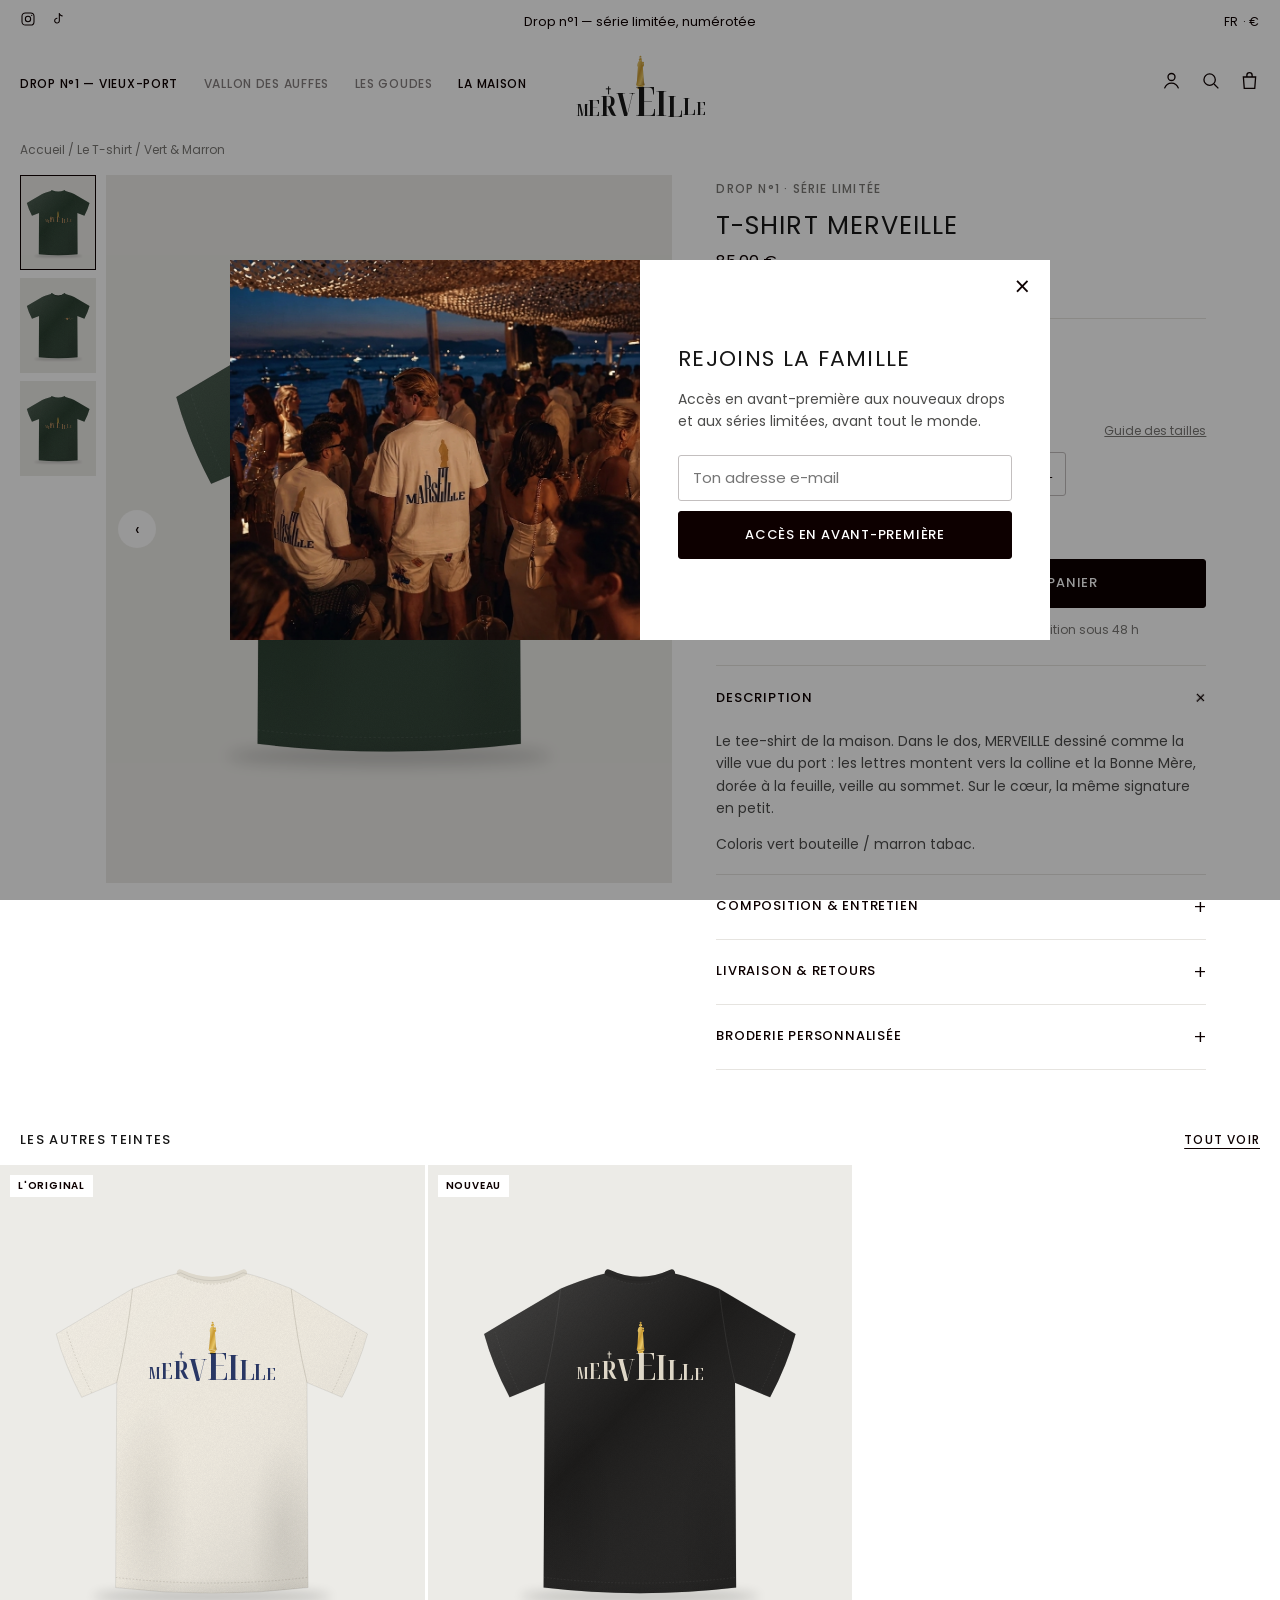
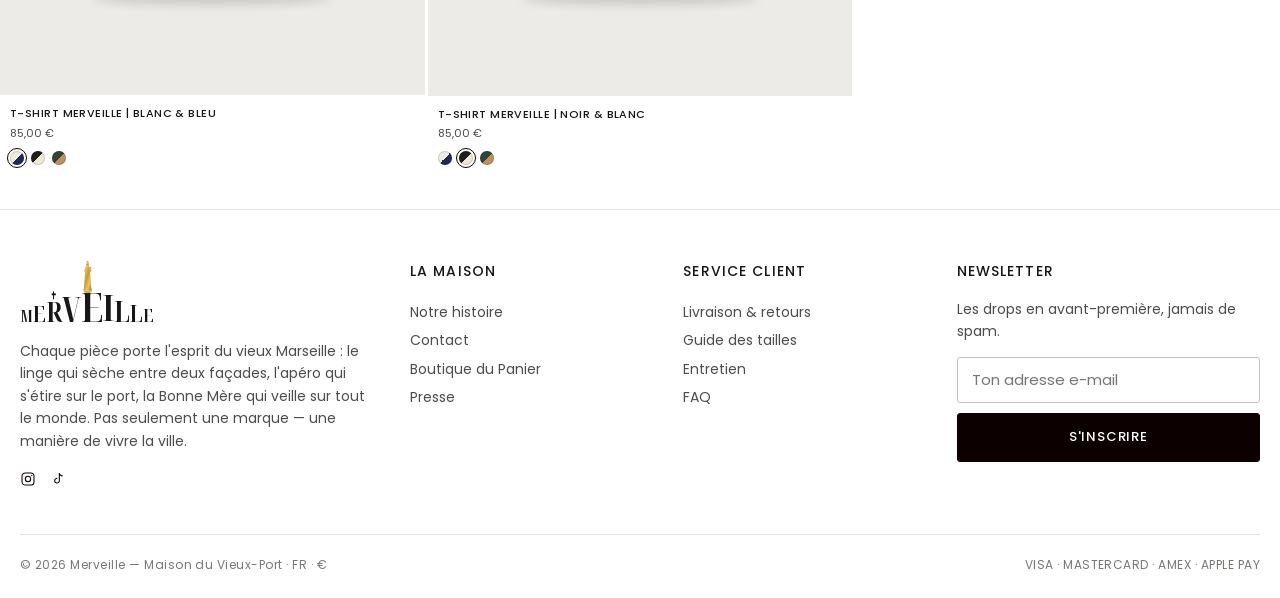
<file: produit-vert.html>
<!doctype html>
<html lang="fr"><head>
  <script>if(location.hash==='')location.hash='#/produit/vert';</script>
  <meta charset="utf-8">
  <meta name="viewport" content="width=device-width, initial-scale=1">
  <title>T-shirt Merveille Vert &amp; Marron — MERVEILLE</title>
  <link rel="preconnect" href="https://fonts.googleapis.com">
  <link rel="preconnect" href="https://fonts.gstatic.com" crossorigin="">
  <link href="https://fonts.googleapis.com/css2?family=Noto+Serif+Display:wdth,wght@62.5..100,300..800&amp;family=Poppins:wght@300;400;500;600&amp;display=swap" rel="stylesheet">
  <link rel="stylesheet" href="css/style.css?v=5">
</head>
<body>

  <!-- Défs SVG partagées (forme du t-shirt, statue, textures) -->
  <svg width="0" height="0" style="position:absolute" aria-hidden="true">
    <defs>
      <path id="teeShape" d="M160 70 Q215 48 245 42 Q300 70 355 42 Q385 48 440 70 L575 150 Q560 205 530 262 L468 236 L470 598 Q300 618 130 598 L132 236 L70 262 Q40 205 25 150 Z"></path>
      <clipPath id="teeClip"><use href="#teeShape"></use></clipPath>
      <linearGradient id="teeLight" x1="0" y1="0" x2="1" y2="1">
        <stop offset="0" stop-color="#fff" stop-opacity=".22"></stop>
        <stop offset=".45" stop-color="#fff" stop-opacity="0"></stop>
        <stop offset="1" stop-color="#000" stop-opacity=".22"></stop>
      </linearGradient>
      <radialGradient id="teeFold" cx=".5" cy=".5" r=".5">
        <stop offset="0" stop-color="#000" stop-opacity=".07"></stop>
        <stop offset="1" stop-color="#000" stop-opacity="0"></stop>
      </radialGradient>
      <filter id="fabric" x="0" y="0" width="100%" height="100%">
        <feTurbulence type="fractalNoise" baseFrequency=".9" numOctaves="2" seed="4"></feTurbulence>
        <feColorMatrix values="0 0 0 0 0  0 0 0 0 0  0 0 0 0 0  0 0 0 .55 0"></feColorMatrix>
      </filter>
      <linearGradient id="gold" x1="0" y1="0" x2="1" y2="1">
        <stop offset="0" stop-color="#f3dc8a"></stop>
        <stop offset=".45" stop-color="#c99a32"></stop>
        <stop offset=".7" stop-color="#e9c768"></stop>
        <stop offset="1" stop-color="#9c7322"></stop>
      </linearGradient>
      <!-- La Bonne Mère : Vierge à l'Enfant sur son socle -->
      <symbol id="statue" viewBox="0 0 40 104">
        <path d="M20 1.5 l1.2 2.6 2.8.2-2.1 1.9.7 2.8L20 7.6l-2.6 1.4.7-2.8-2.1-1.9 2.8-.2Z"></path>
        <circle cx="20" cy="13.5" r="4.6"></circle>
        <circle cx="27.6" cy="24" r="3.3"></circle>
        <path d="M15.2 19.2 Q20 16.6 24.8 19.2 L25.6 22 Q23.4 25.4 26 28.4 Q30.6 29 30.4 25 L31.2 31 Q29.4 35 27.4 36 L29.6 70 Q30.6 84 32.6 91 L7.4 91 Q9.4 84 10.4 70 L12.4 36 Q9.4 32 11.4 27 Q12.6 22 15.2 19.2Z"></path>
        <rect x="9" y="91" width="22" height="4" rx=".6"></rect>
        <rect x="11.5" y="95" width="17" height="9"></rect>
      </symbol>
    </defs>
  </svg>

  <div class="announcement">
    <div class="announcement__social social">
      <a href="#" aria-label="Instagram"><svg viewBox="0 0 24 24"><rect x="3" y="3" width="18" height="18" rx="5"></rect><circle cx="12" cy="12" r="4"></circle><circle cx="17.5" cy="6.5" r="1" class="fill"></circle></svg></a>
      <a href="#" aria-label="TikTok"><svg viewBox="0 0 24 24"><path d="M14 3v11.5a3.5 3.5 0 1 1-3-3.46M14 3c.4 2.6 2.2 4.4 5 4.6"></path></svg></a>
    </div>
    <div class="announcement__track">
      <p class="announcement__msg">Livraison offerte en France dès 150 €</p>
      <p class="announcement__msg">Expédié depuis le Vieux-Port, Marseille</p>
      <p class="announcement__msg is-active">Drop n°1 — série limitée, numérotée</p>
    </div>
    <div class="announcement__lang">FR · €</div>
  </div>

  <header class="header" id="header">
    <button class="header__burger" id="burger" aria-label="Menu"><span></span><span></span></button>
    <nav class="header__nav" aria-label="Navigation principale">
      <a href="#/collection" class="">Drop n°1 — Vieux-Port</a>
      <a href="#" data-locked="">Vallon des Auffes</a>
      <a href="#" data-locked="">Les Goudes</a>
      <a href="#/maison">La Maison</a>
    </nav>
    <a href="#/" class="header__logo" aria-label="Accueil">
      <span class="wm wm--logo" data-wordmark=""><svg class="wm__statue" viewBox="0 0 40 104" aria-hidden="true"><use href="#statue" fill="url(#gold)"></use></svg><span class="wm__letters"><span class="wm__l" style="--h:0.42">M</span><span class="wm__l" style="--h:0.56">E</span><span class="wm__l" style="--h:0.7"><i class="wm__cross"></i>R</span><span class="wm__l" style="--h:0.84">V</span><span class="wm__l" style="--h:1">E</span><span class="wm__l" style="--h:0.9">I</span><span class="wm__l" style="--h:0.74">L</span><span class="wm__l" style="--h:0.58">L</span><span class="wm__l" style="--h:0.44">E</span></span></span>
    </a>
    <div class="header__icons">
      <button aria-label="Compte" class="hide-sm"><svg viewBox="0 0 24 24"><circle cx="12" cy="8" r="4"></circle><path d="M4 21c1.5-4 4.5-6 8-6s6.5 2 8 6"></path></svg></button>
      <button aria-label="Recherche"><svg viewBox="0 0 24 24"><circle cx="11" cy="11" r="6.5"></circle><path d="M16 16l5 5"></path></svg></button>
      <button aria-label="Panier" id="cartBtn" class="header__cart"><svg viewBox="0 0 24 24"><path d="M5 8h14l-1 13H6L5 8Z"></path><path d="M9 8V6a3 3 0 0 1 6 0v2"></path></svg><span class="header__count" id="cartCount">0</span></button>
    </div>
  </header>

  <aside class="mobile-nav" id="mobileNav" aria-hidden="true">
    <nav>
      <a href="#/collection">Drop n°1 — Vieux-Port</a>
      <a href="#" data-locked="">Vallon des Auffes</a>
      <a href="#" data-locked="">Les Goudes</a>
      <a href="#/maison">La Maison</a>
    </nav>
  </aside>

  <main id="app">
  <div class="crumbs"><a href="#/">Accueil</a> / <a href="#/collection">Le T-shirt</a> / Vert &amp; Marron</div>
  <section class="pdp" data-cw="vert">
    <div class="gallery">
      <div class="gallery__thumbs">
        <button class="gallery__thumb is-active" data-slide="0" aria-label="Image 1"><div class="tee tee--back tee--dark" style="--tee:#304536;--print:#c09062" role="img" aria-label="T-shirt Merveille Vert bouteille / Marron tabac, vue dos">
    <svg viewBox="0 0 600 640" aria-hidden="true">
      <ellipse class="tee__shadow" cx="300" cy="614" rx="210" ry="12" fill="#000"></ellipse>
      <use href="#teeShape" fill="#304536"></use>
      <g clip-path="url(#teeClip)">
        <rect width="600" height="640" fill="url(#teeLight)"></rect>
        <rect width="600" height="640" filter="url(#fabric)" opacity="0.22"></rect>
        <ellipse cx="190" cy="470" rx="70" ry="210" fill="url(#teeFold)"></ellipse>
        <ellipse cx="425" cy="500" rx="60" ry="170" fill="url(#teeFold)"></ellipse>
        <ellipse cx="300" cy="610" rx="260" ry="30" fill="url(#teeFold)"></ellipse>
        <path d="M160 70 Q150 160 132 236 M440 70 Q450 160 468 236" stroke="rgba(255,255,255,.07)" stroke-width="1.6" fill="none"></path>
        <path d="M44 146 Q62 204 88 254 M556 146 Q538 204 512 254 M130 580 Q300 600 470 580" stroke="rgba(255,255,255,.07)" stroke-width="1.3" fill="none" stroke-dasharray="3 3"></path>
      </g>
      <path d="M244 42 Q300 68 356 42" fill="none" stroke="#304536" stroke-width="12" stroke-linecap="round"></path>
       <path d="M244 42 Q300 68 356 42" fill="none" stroke="rgba(255,255,255,.07)" stroke-width="12" stroke-linecap="round" opacity=".6"></path>
       <path d="M250 50 Q300 74 350 50" fill="none" stroke="rgba(255,255,255,.07)" stroke-width="1.2" stroke-dasharray="3 3"></path>
      <use href="#teeShape" fill="none" stroke="rgba(0,0,0,.14)" stroke-width="1"></use>
    </svg>
    <div class="tee__print"><span class="wm"><svg class="wm__statue" viewBox="0 0 40 104" aria-hidden="true"><use href="#statue" fill="url(#gold)"></use></svg><span class="wm__letters"><span class="wm__l" style="--h:0.42">M</span><span class="wm__l" style="--h:0.56">E</span><span class="wm__l" style="--h:0.7"><i class="wm__cross"></i>R</span><span class="wm__l" style="--h:0.84">V</span><span class="wm__l" style="--h:1">E</span><span class="wm__l" style="--h:0.9">I</span><span class="wm__l" style="--h:0.74">L</span><span class="wm__l" style="--h:0.58">L</span><span class="wm__l" style="--h:0.44">E</span></span></span></div>
  </div></button><button class="gallery__thumb " data-slide="1" aria-label="Image 2"><div class="tee tee--front tee--dark" style="--tee:#304536;--print:#c09062" role="img" aria-label="T-shirt Merveille Vert bouteille / Marron tabac, vue face">
    <svg viewBox="0 0 600 640" aria-hidden="true">
      <ellipse class="tee__shadow" cx="300" cy="614" rx="210" ry="12" fill="#000"></ellipse>
      <use href="#teeShape" fill="#304536"></use>
      <g clip-path="url(#teeClip)">
        <rect width="600" height="640" fill="url(#teeLight)"></rect>
        <rect width="600" height="640" filter="url(#fabric)" opacity="0.22"></rect>
        <ellipse cx="190" cy="470" rx="70" ry="210" fill="url(#teeFold)"></ellipse>
        <ellipse cx="425" cy="500" rx="60" ry="170" fill="url(#teeFold)"></ellipse>
        <ellipse cx="300" cy="610" rx="260" ry="30" fill="url(#teeFold)"></ellipse>
        <path d="M160 70 Q150 160 132 236 M440 70 Q450 160 468 236" stroke="rgba(255,255,255,.07)" stroke-width="1.6" fill="none"></path>
        <path d="M44 146 Q62 204 88 254 M556 146 Q538 204 512 254 M130 580 Q300 600 470 580" stroke="rgba(255,255,255,.07)" stroke-width="1.3" fill="none" stroke-dasharray="3 3"></path>
      </g>
      <path d="M248 44 Q300 102 352 44 Q300 68 248 44Z" fill="rgba(0,0,0,.34)"></path>
       <path d="M244 42 Q300 104 356 42" fill="none" stroke="#304536" stroke-width="14" stroke-linecap="round"></path>
       <path d="M244 42 Q300 104 356 42" fill="none" stroke="rgba(255,255,255,.07)" stroke-width="14" stroke-linecap="round" opacity=".7"></path>
       <path d="M252 50 Q300 108 348 50" fill="none" stroke="rgba(255,255,255,.07)" stroke-width="1.2" stroke-dasharray="3 3"></path>
      <use href="#teeShape" fill="none" stroke="rgba(0,0,0,.14)" stroke-width="1"></use>
    </svg>
    <div class="tee__chest"><span class="wm"><svg class="wm__statue" viewBox="0 0 40 104" aria-hidden="true"><use href="#statue" fill="url(#gold)"></use></svg><span class="wm__letters"><span class="wm__l" style="--h:0.42">M</span><span class="wm__l" style="--h:0.56">E</span><span class="wm__l" style="--h:0.7"><i class="wm__cross"></i>R</span><span class="wm__l" style="--h:0.84">V</span><span class="wm__l" style="--h:1">E</span><span class="wm__l" style="--h:0.9">I</span><span class="wm__l" style="--h:0.74">L</span><span class="wm__l" style="--h:0.58">L</span><span class="wm__l" style="--h:0.44">E</span></span></span></div>
  </div></button><button class="gallery__thumb " data-slide="2" aria-label="Image 3"><div class="tee tee--back tee--dark" style="--tee:#304536;--print:#c09062" role="img" aria-label="T-shirt Merveille Vert bouteille / Marron tabac, vue dos">
    <svg viewBox="0 0 600 640" aria-hidden="true">
      <ellipse class="tee__shadow" cx="300" cy="614" rx="210" ry="12" fill="#000"></ellipse>
      <use href="#teeShape" fill="#304536"></use>
      <g clip-path="url(#teeClip)">
        <rect width="600" height="640" fill="url(#teeLight)"></rect>
        <rect width="600" height="640" filter="url(#fabric)" opacity="0.22"></rect>
        <ellipse cx="190" cy="470" rx="70" ry="210" fill="url(#teeFold)"></ellipse>
        <ellipse cx="425" cy="500" rx="60" ry="170" fill="url(#teeFold)"></ellipse>
        <ellipse cx="300" cy="610" rx="260" ry="30" fill="url(#teeFold)"></ellipse>
        <path d="M160 70 Q150 160 132 236 M440 70 Q450 160 468 236" stroke="rgba(255,255,255,.07)" stroke-width="1.6" fill="none"></path>
        <path d="M44 146 Q62 204 88 254 M556 146 Q538 204 512 254 M130 580 Q300 600 470 580" stroke="rgba(255,255,255,.07)" stroke-width="1.3" fill="none" stroke-dasharray="3 3"></path>
      </g>
      <path d="M244 42 Q300 68 356 42" fill="none" stroke="#304536" stroke-width="12" stroke-linecap="round"></path>
       <path d="M244 42 Q300 68 356 42" fill="none" stroke="rgba(255,255,255,.07)" stroke-width="12" stroke-linecap="round" opacity=".6"></path>
       <path d="M250 50 Q300 74 350 50" fill="none" stroke="rgba(255,255,255,.07)" stroke-width="1.2" stroke-dasharray="3 3"></path>
      <use href="#teeShape" fill="none" stroke="rgba(0,0,0,.14)" stroke-width="1"></use>
    </svg>
    <div class="tee__print"><span class="wm"><svg class="wm__statue" viewBox="0 0 40 104" aria-hidden="true"><use href="#statue" fill="url(#gold)"></use></svg><span class="wm__letters"><span class="wm__l" style="--h:0.42">M</span><span class="wm__l" style="--h:0.56">E</span><span class="wm__l" style="--h:0.7"><i class="wm__cross"></i>R</span><span class="wm__l" style="--h:0.84">V</span><span class="wm__l" style="--h:1">E</span><span class="wm__l" style="--h:0.9">I</span><span class="wm__l" style="--h:0.74">L</span><span class="wm__l" style="--h:0.58">L</span><span class="wm__l" style="--h:0.44">E</span></span></span></div>
  </div></button>
      </div>
      <div class="gallery__main">
        <div class="gallery__slide is-active"><div class="tee tee--back tee--dark" style="--tee:#304536;--print:#c09062" role="img" aria-label="T-shirt Merveille Vert bouteille / Marron tabac, vue dos">
    <svg viewBox="0 0 600 640" aria-hidden="true">
      <ellipse class="tee__shadow" cx="300" cy="614" rx="210" ry="12" fill="#000"></ellipse>
      <use href="#teeShape" fill="#304536"></use>
      <g clip-path="url(#teeClip)">
        <rect width="600" height="640" fill="url(#teeLight)"></rect>
        <rect width="600" height="640" filter="url(#fabric)" opacity="0.22"></rect>
        <ellipse cx="190" cy="470" rx="70" ry="210" fill="url(#teeFold)"></ellipse>
        <ellipse cx="425" cy="500" rx="60" ry="170" fill="url(#teeFold)"></ellipse>
        <ellipse cx="300" cy="610" rx="260" ry="30" fill="url(#teeFold)"></ellipse>
        <path d="M160 70 Q150 160 132 236 M440 70 Q450 160 468 236" stroke="rgba(255,255,255,.07)" stroke-width="1.6" fill="none"></path>
        <path d="M44 146 Q62 204 88 254 M556 146 Q538 204 512 254 M130 580 Q300 600 470 580" stroke="rgba(255,255,255,.07)" stroke-width="1.3" fill="none" stroke-dasharray="3 3"></path>
      </g>
      <path d="M244 42 Q300 68 356 42" fill="none" stroke="#304536" stroke-width="12" stroke-linecap="round"></path>
       <path d="M244 42 Q300 68 356 42" fill="none" stroke="rgba(255,255,255,.07)" stroke-width="12" stroke-linecap="round" opacity=".6"></path>
       <path d="M250 50 Q300 74 350 50" fill="none" stroke="rgba(255,255,255,.07)" stroke-width="1.2" stroke-dasharray="3 3"></path>
      <use href="#teeShape" fill="none" stroke="rgba(0,0,0,.14)" stroke-width="1"></use>
    </svg>
    <div class="tee__print"><span class="wm"><svg class="wm__statue" viewBox="0 0 40 104" aria-hidden="true"><use href="#statue" fill="url(#gold)"></use></svg><span class="wm__letters"><span class="wm__l" style="--h:0.42">M</span><span class="wm__l" style="--h:0.56">E</span><span class="wm__l" style="--h:0.7"><i class="wm__cross"></i>R</span><span class="wm__l" style="--h:0.84">V</span><span class="wm__l" style="--h:1">E</span><span class="wm__l" style="--h:0.9">I</span><span class="wm__l" style="--h:0.74">L</span><span class="wm__l" style="--h:0.58">L</span><span class="wm__l" style="--h:0.44">E</span></span></span></div>
  </div></div><div class="gallery__slide "><div class="tee tee--front tee--dark" style="--tee:#304536;--print:#c09062" role="img" aria-label="T-shirt Merveille Vert bouteille / Marron tabac, vue face">
    <svg viewBox="0 0 600 640" aria-hidden="true">
      <ellipse class="tee__shadow" cx="300" cy="614" rx="210" ry="12" fill="#000"></ellipse>
      <use href="#teeShape" fill="#304536"></use>
      <g clip-path="url(#teeClip)">
        <rect width="600" height="640" fill="url(#teeLight)"></rect>
        <rect width="600" height="640" filter="url(#fabric)" opacity="0.22"></rect>
        <ellipse cx="190" cy="470" rx="70" ry="210" fill="url(#teeFold)"></ellipse>
        <ellipse cx="425" cy="500" rx="60" ry="170" fill="url(#teeFold)"></ellipse>
        <ellipse cx="300" cy="610" rx="260" ry="30" fill="url(#teeFold)"></ellipse>
        <path d="M160 70 Q150 160 132 236 M440 70 Q450 160 468 236" stroke="rgba(255,255,255,.07)" stroke-width="1.6" fill="none"></path>
        <path d="M44 146 Q62 204 88 254 M556 146 Q538 204 512 254 M130 580 Q300 600 470 580" stroke="rgba(255,255,255,.07)" stroke-width="1.3" fill="none" stroke-dasharray="3 3"></path>
      </g>
      <path d="M248 44 Q300 102 352 44 Q300 68 248 44Z" fill="rgba(0,0,0,.34)"></path>
       <path d="M244 42 Q300 104 356 42" fill="none" stroke="#304536" stroke-width="14" stroke-linecap="round"></path>
       <path d="M244 42 Q300 104 356 42" fill="none" stroke="rgba(255,255,255,.07)" stroke-width="14" stroke-linecap="round" opacity=".7"></path>
       <path d="M252 50 Q300 108 348 50" fill="none" stroke="rgba(255,255,255,.07)" stroke-width="1.2" stroke-dasharray="3 3"></path>
      <use href="#teeShape" fill="none" stroke="rgba(0,0,0,.14)" stroke-width="1"></use>
    </svg>
    <div class="tee__chest"><span class="wm"><svg class="wm__statue" viewBox="0 0 40 104" aria-hidden="true"><use href="#statue" fill="url(#gold)"></use></svg><span class="wm__letters"><span class="wm__l" style="--h:0.42">M</span><span class="wm__l" style="--h:0.56">E</span><span class="wm__l" style="--h:0.7"><i class="wm__cross"></i>R</span><span class="wm__l" style="--h:0.84">V</span><span class="wm__l" style="--h:1">E</span><span class="wm__l" style="--h:0.9">I</span><span class="wm__l" style="--h:0.74">L</span><span class="wm__l" style="--h:0.58">L</span><span class="wm__l" style="--h:0.44">E</span></span></span></div>
  </div></div><div class="gallery__slide "><div class="gallery__zoom"><div class="tee tee--back tee--dark" style="--tee:#304536;--print:#c09062" role="img" aria-label="T-shirt Merveille Vert bouteille / Marron tabac, vue dos">
    <svg viewBox="0 0 600 640" aria-hidden="true">
      <ellipse class="tee__shadow" cx="300" cy="614" rx="210" ry="12" fill="#000"></ellipse>
      <use href="#teeShape" fill="#304536"></use>
      <g clip-path="url(#teeClip)">
        <rect width="600" height="640" fill="url(#teeLight)"></rect>
        <rect width="600" height="640" filter="url(#fabric)" opacity="0.22"></rect>
        <ellipse cx="190" cy="470" rx="70" ry="210" fill="url(#teeFold)"></ellipse>
        <ellipse cx="425" cy="500" rx="60" ry="170" fill="url(#teeFold)"></ellipse>
        <ellipse cx="300" cy="610" rx="260" ry="30" fill="url(#teeFold)"></ellipse>
        <path d="M160 70 Q150 160 132 236 M440 70 Q450 160 468 236" stroke="rgba(255,255,255,.07)" stroke-width="1.6" fill="none"></path>
        <path d="M44 146 Q62 204 88 254 M556 146 Q538 204 512 254 M130 580 Q300 600 470 580" stroke="rgba(255,255,255,.07)" stroke-width="1.3" fill="none" stroke-dasharray="3 3"></path>
      </g>
      <path d="M244 42 Q300 68 356 42" fill="none" stroke="#304536" stroke-width="12" stroke-linecap="round"></path>
       <path d="M244 42 Q300 68 356 42" fill="none" stroke="rgba(255,255,255,.07)" stroke-width="12" stroke-linecap="round" opacity=".6"></path>
       <path d="M250 50 Q300 74 350 50" fill="none" stroke="rgba(255,255,255,.07)" stroke-width="1.2" stroke-dasharray="3 3"></path>
      <use href="#teeShape" fill="none" stroke="rgba(0,0,0,.14)" stroke-width="1"></use>
    </svg>
    <div class="tee__print"><span class="wm"><svg class="wm__statue" viewBox="0 0 40 104" aria-hidden="true"><use href="#statue" fill="url(#gold)"></use></svg><span class="wm__letters"><span class="wm__l" style="--h:0.42">M</span><span class="wm__l" style="--h:0.56">E</span><span class="wm__l" style="--h:0.7"><i class="wm__cross"></i>R</span><span class="wm__l" style="--h:0.84">V</span><span class="wm__l" style="--h:1">E</span><span class="wm__l" style="--h:0.9">I</span><span class="wm__l" style="--h:0.74">L</span><span class="wm__l" style="--h:0.58">L</span><span class="wm__l" style="--h:0.44">E</span></span></span></div>
  </div></div></div>
        <button class="gallery__arrow gallery__arrow--prev" data-step="-1" aria-label="Précédent">‹</button>
        <button class="gallery__arrow gallery__arrow--next" data-step="1" aria-label="Suivant">›</button>
      </div>
    </div>

    <div class="pdp__info">
      <p class="kicker pdp__kicker">Drop n°1 · Série limitée</p>
      <h1>T-shirt Merveille</h1>
      <p class="pdp__price">85,00 €</p>
      <p class="pdp__tax">TTC — frais de livraison calculés à l'étape suivante.</p>

      <div class="opt">
        <div class="opt__label"><span>Couleur : <b>Vert bouteille / Marron tabac</b></span></div>
        <div class="opt__row"><a href="#/produit/bleu" class="swatch swatch--lg  " style="--a:#f1ece1;--b:#1c2b5c" title="Blanc cassé / Bleu marine" aria-label="Blanc cassé / Bleu marine"></a><a href="#/produit/noir" class="swatch swatch--lg  " style="--a:#1f1e1d;--b:#efe7d6" title="Noir délavé / Blanc cassé" aria-label="Noir délavé / Blanc cassé"></a><a href="#/produit/vert" class="swatch swatch--lg is-active " style="--a:#304536;--b:#c09062" title="Vert bouteille / Marron tabac" aria-label="Vert bouteille / Marron tabac"></a></div>
      </div>

      <div class="opt">
        <div class="opt__label"><span>Taille : <b data-size-label="">M</b></span><a href="#" data-fake="">Guide des tailles</a></div>
        <div class="opt__row">
          <button class="size  " data-size="XS">XS</button><button class="size  " data-size="S">S</button><button class="size  is-active" data-size="M">M</button><button class="size  " data-size="L">L</button><button class="size  " data-size="XL">XL</button><button class="size  " data-size="XXL">XXL</button>
        </div>
      </div>

      <p class="stock" data-stock="">Plus que 4 pièces dans cette taille</p>

      <div class="buy">
        <div class="qty"><button data-q="-1" aria-label="Moins">−</button><span data-qty="">1</span><button data-q="1" aria-label="Plus">+</button></div>
        <button class="btn" data-add="">Ajouter au panier</button>
      </div>
      <p class="edition">Série limitée · 300 pièces numérotées · expédition sous 48 h</p>

      <details class="acc" open="">
        <summary>Description</summary>
        <div class="acc__body">
          <p style="margin-top:0">Le tee-shirt de la maison. Dans le dos, MERVEILLE dessiné comme la ville vue du port : les lettres montent vers la colline et la Bonne Mère, dorée à la feuille, veille au sommet. Sur le cœur, la même signature en petit.</p>
          <p style="margin-bottom:0">Coloris vert bouteille / marron tabac.</p>
        </div>
      </details>
      <details class="acc">
        <summary>Composition &amp; entretien</summary>
        <div class="acc__body"><ul><li>100 % coton peigné, 240 g/m²</li><li>Coupe oversize, épaules tombantes</li><li>Sérigraphie à l'eau + dorure</li><li>Lavage à 30 °C sur l'envers, pas de sèche-linge</li></ul></div>
      </details>
      <details class="acc">
        <summary>Livraison &amp; retours</summary>
        <div class="acc__body">Livraison offerte en France dès 150 €. Expédition depuis Marseille sous 48 h. Retours gratuits sous 30 jours.</div>
      </details>
      <details class="acc">
        <summary>Broderie personnalisée</summary>
        <div class="acc__body">Ajoute tes initiales ou ton quartier brodés sous le logo cœur (+15 €). Ex. : « LE PANIER », « ENDOUME », « L'ESTAQUE ».</div>
      </details>
    </div>
  </section>

  <section class="product-grid-section" style="padding-top:0">
    <div class="section-title"><h2>Les autres teintes</h2><a href="#/collection">Tout voir</a></div>
    <div class="product-grid"><article class="card reveal">
    <a href="#/produit/bleu" class="card__media">
      <span class="card__badge">L'original</span>
      <div class="tee tee--back tee--light" style="--tee:#f1ece1;--print:#1c2b5c" role="img" aria-label="T-shirt Merveille Blanc cassé / Bleu marine, vue dos">
    <svg viewBox="0 0 600 640" aria-hidden="true">
      <ellipse class="tee__shadow" cx="300" cy="614" rx="210" ry="12" fill="#000"></ellipse>
      <use href="#teeShape" fill="#f1ece1"></use>
      <g clip-path="url(#teeClip)">
        <rect width="600" height="640" fill="url(#teeLight)"></rect>
        <rect width="600" height="640" filter="url(#fabric)" opacity="0.1"></rect>
        <ellipse cx="190" cy="470" rx="70" ry="210" fill="url(#teeFold)"></ellipse>
        <ellipse cx="425" cy="500" rx="60" ry="170" fill="url(#teeFold)"></ellipse>
        <ellipse cx="300" cy="610" rx="260" ry="30" fill="url(#teeFold)"></ellipse>
        <path d="M160 70 Q150 160 132 236 M440 70 Q450 160 468 236" stroke="rgba(40,30,10,.16)" stroke-width="1.6" fill="none"></path>
        <path d="M44 146 Q62 204 88 254 M556 146 Q538 204 512 254 M130 580 Q300 600 470 580" stroke="rgba(40,30,10,.16)" stroke-width="1.3" fill="none" stroke-dasharray="3 3"></path>
      </g>
      <path d="M244 42 Q300 68 356 42" fill="none" stroke="#f1ece1" stroke-width="12" stroke-linecap="round"></path>
       <path d="M244 42 Q300 68 356 42" fill="none" stroke="rgba(40,30,10,.16)" stroke-width="12" stroke-linecap="round" opacity=".6"></path>
       <path d="M250 50 Q300 74 350 50" fill="none" stroke="rgba(40,30,10,.16)" stroke-width="1.2" stroke-dasharray="3 3"></path>
      <use href="#teeShape" fill="none" stroke="rgba(0,0,0,.14)" stroke-width="1"></use>
    </svg>
    <div class="tee__print"><span class="wm"><svg class="wm__statue" viewBox="0 0 40 104" aria-hidden="true"><use href="#statue" fill="url(#gold)"></use></svg><span class="wm__letters"><span class="wm__l" style="--h:0.42">M</span><span class="wm__l" style="--h:0.56">E</span><span class="wm__l" style="--h:0.7"><i class="wm__cross"></i>R</span><span class="wm__l" style="--h:0.84">V</span><span class="wm__l" style="--h:1">E</span><span class="wm__l" style="--h:0.9">I</span><span class="wm__l" style="--h:0.74">L</span><span class="wm__l" style="--h:0.58">L</span><span class="wm__l" style="--h:0.44">E</span></span></span></div>
  </div>
      <div class="tee tee--front tee--light" style="--tee:#f1ece1;--print:#1c2b5c" role="img" aria-label="T-shirt Merveille Blanc cassé / Bleu marine, vue face">
    <svg viewBox="0 0 600 640" aria-hidden="true">
      <ellipse class="tee__shadow" cx="300" cy="614" rx="210" ry="12" fill="#000"></ellipse>
      <use href="#teeShape" fill="#f1ece1"></use>
      <g clip-path="url(#teeClip)">
        <rect width="600" height="640" fill="url(#teeLight)"></rect>
        <rect width="600" height="640" filter="url(#fabric)" opacity="0.1"></rect>
        <ellipse cx="190" cy="470" rx="70" ry="210" fill="url(#teeFold)"></ellipse>
        <ellipse cx="425" cy="500" rx="60" ry="170" fill="url(#teeFold)"></ellipse>
        <ellipse cx="300" cy="610" rx="260" ry="30" fill="url(#teeFold)"></ellipse>
        <path d="M160 70 Q150 160 132 236 M440 70 Q450 160 468 236" stroke="rgba(40,30,10,.16)" stroke-width="1.6" fill="none"></path>
        <path d="M44 146 Q62 204 88 254 M556 146 Q538 204 512 254 M130 580 Q300 600 470 580" stroke="rgba(40,30,10,.16)" stroke-width="1.3" fill="none" stroke-dasharray="3 3"></path>
      </g>
      <path d="M248 44 Q300 102 352 44 Q300 68 248 44Z" fill="rgba(0,0,0,.34)"></path>
       <path d="M244 42 Q300 104 356 42" fill="none" stroke="#f1ece1" stroke-width="14" stroke-linecap="round"></path>
       <path d="M244 42 Q300 104 356 42" fill="none" stroke="rgba(40,30,10,.16)" stroke-width="14" stroke-linecap="round" opacity=".7"></path>
       <path d="M252 50 Q300 108 348 50" fill="none" stroke="rgba(40,30,10,.16)" stroke-width="1.2" stroke-dasharray="3 3"></path>
      <use href="#teeShape" fill="none" stroke="rgba(0,0,0,.14)" stroke-width="1"></use>
    </svg>
    <div class="tee__chest"><span class="wm"><svg class="wm__statue" viewBox="0 0 40 104" aria-hidden="true"><use href="#statue" fill="url(#gold)"></use></svg><span class="wm__letters"><span class="wm__l" style="--h:0.42">M</span><span class="wm__l" style="--h:0.56">E</span><span class="wm__l" style="--h:0.7"><i class="wm__cross"></i>R</span><span class="wm__l" style="--h:0.84">V</span><span class="wm__l" style="--h:1">E</span><span class="wm__l" style="--h:0.9">I</span><span class="wm__l" style="--h:0.74">L</span><span class="wm__l" style="--h:0.58">L</span><span class="wm__l" style="--h:0.44">E</span></span></span></div>
  </div>
      <span class="card__quick"><button class="btn btn--full" data-quick="bleu">Ajout rapide — M</button></span>
    </a>
    <div class="card__info">
      <h3 class="card__title"><a href="#/produit/bleu">T-shirt Merveille | Blanc &amp; Bleu</a></h3>
      <p class="card__price">85,00 €</p>
    </div>
    <div class="card__swatches"><a href="#/produit/bleu" class="swatch is-active " style="--a:#f1ece1;--b:#1c2b5c" title="Blanc cassé / Bleu marine" aria-label="Blanc cassé / Bleu marine"></a><a href="#/produit/noir" class="swatch  " style="--a:#1f1e1d;--b:#efe7d6" title="Noir délavé / Blanc cassé" aria-label="Noir délavé / Blanc cassé"></a><a href="#/produit/vert" class="swatch  " style="--a:#304536;--b:#c09062" title="Vert bouteille / Marron tabac" aria-label="Vert bouteille / Marron tabac"></a></div>
  </article><article class="card reveal">
    <a href="#/produit/noir" class="card__media">
      <span class="card__badge">Nouveau</span>
      <div class="tee tee--back tee--dark" style="--tee:#1f1e1d;--print:#efe7d6" role="img" aria-label="T-shirt Merveille Noir délavé / Blanc cassé, vue dos">
    <svg viewBox="0 0 600 640" aria-hidden="true">
      <ellipse class="tee__shadow" cx="300" cy="614" rx="210" ry="12" fill="#000"></ellipse>
      <use href="#teeShape" fill="#1f1e1d"></use>
      <g clip-path="url(#teeClip)">
        <rect width="600" height="640" fill="url(#teeLight)"></rect>
        <rect width="600" height="640" filter="url(#fabric)" opacity="0.22"></rect>
        <ellipse cx="190" cy="470" rx="70" ry="210" fill="url(#teeFold)"></ellipse>
        <ellipse cx="425" cy="500" rx="60" ry="170" fill="url(#teeFold)"></ellipse>
        <ellipse cx="300" cy="610" rx="260" ry="30" fill="url(#teeFold)"></ellipse>
        <path d="M160 70 Q150 160 132 236 M440 70 Q450 160 468 236" stroke="rgba(255,255,255,.08)" stroke-width="1.6" fill="none"></path>
        <path d="M44 146 Q62 204 88 254 M556 146 Q538 204 512 254 M130 580 Q300 600 470 580" stroke="rgba(255,255,255,.08)" stroke-width="1.3" fill="none" stroke-dasharray="3 3"></path>
      </g>
      <path d="M244 42 Q300 68 356 42" fill="none" stroke="#1f1e1d" stroke-width="12" stroke-linecap="round"></path>
       <path d="M244 42 Q300 68 356 42" fill="none" stroke="rgba(255,255,255,.08)" stroke-width="12" stroke-linecap="round" opacity=".6"></path>
       <path d="M250 50 Q300 74 350 50" fill="none" stroke="rgba(255,255,255,.08)" stroke-width="1.2" stroke-dasharray="3 3"></path>
      <use href="#teeShape" fill="none" stroke="rgba(0,0,0,.14)" stroke-width="1"></use>
    </svg>
    <div class="tee__print"><span class="wm"><svg class="wm__statue" viewBox="0 0 40 104" aria-hidden="true"><use href="#statue" fill="url(#gold)"></use></svg><span class="wm__letters"><span class="wm__l" style="--h:0.42">M</span><span class="wm__l" style="--h:0.56">E</span><span class="wm__l" style="--h:0.7"><i class="wm__cross"></i>R</span><span class="wm__l" style="--h:0.84">V</span><span class="wm__l" style="--h:1">E</span><span class="wm__l" style="--h:0.9">I</span><span class="wm__l" style="--h:0.74">L</span><span class="wm__l" style="--h:0.58">L</span><span class="wm__l" style="--h:0.44">E</span></span></span></div>
  </div>
      <div class="tee tee--front tee--dark" style="--tee:#1f1e1d;--print:#efe7d6" role="img" aria-label="T-shirt Merveille Noir délavé / Blanc cassé, vue face">
    <svg viewBox="0 0 600 640" aria-hidden="true">
      <ellipse class="tee__shadow" cx="300" cy="614" rx="210" ry="12" fill="#000"></ellipse>
      <use href="#teeShape" fill="#1f1e1d"></use>
      <g clip-path="url(#teeClip)">
        <rect width="600" height="640" fill="url(#teeLight)"></rect>
        <rect width="600" height="640" filter="url(#fabric)" opacity="0.22"></rect>
        <ellipse cx="190" cy="470" rx="70" ry="210" fill="url(#teeFold)"></ellipse>
        <ellipse cx="425" cy="500" rx="60" ry="170" fill="url(#teeFold)"></ellipse>
        <ellipse cx="300" cy="610" rx="260" ry="30" fill="url(#teeFold)"></ellipse>
        <path d="M160 70 Q150 160 132 236 M440 70 Q450 160 468 236" stroke="rgba(255,255,255,.08)" stroke-width="1.6" fill="none"></path>
        <path d="M44 146 Q62 204 88 254 M556 146 Q538 204 512 254 M130 580 Q300 600 470 580" stroke="rgba(255,255,255,.08)" stroke-width="1.3" fill="none" stroke-dasharray="3 3"></path>
      </g>
      <path d="M248 44 Q300 102 352 44 Q300 68 248 44Z" fill="rgba(0,0,0,.34)"></path>
       <path d="M244 42 Q300 104 356 42" fill="none" stroke="#1f1e1d" stroke-width="14" stroke-linecap="round"></path>
       <path d="M244 42 Q300 104 356 42" fill="none" stroke="rgba(255,255,255,.08)" stroke-width="14" stroke-linecap="round" opacity=".7"></path>
       <path d="M252 50 Q300 108 348 50" fill="none" stroke="rgba(255,255,255,.08)" stroke-width="1.2" stroke-dasharray="3 3"></path>
      <use href="#teeShape" fill="none" stroke="rgba(0,0,0,.14)" stroke-width="1"></use>
    </svg>
    <div class="tee__chest"><span class="wm"><svg class="wm__statue" viewBox="0 0 40 104" aria-hidden="true"><use href="#statue" fill="url(#gold)"></use></svg><span class="wm__letters"><span class="wm__l" style="--h:0.42">M</span><span class="wm__l" style="--h:0.56">E</span><span class="wm__l" style="--h:0.7"><i class="wm__cross"></i>R</span><span class="wm__l" style="--h:0.84">V</span><span class="wm__l" style="--h:1">E</span><span class="wm__l" style="--h:0.9">I</span><span class="wm__l" style="--h:0.74">L</span><span class="wm__l" style="--h:0.58">L</span><span class="wm__l" style="--h:0.44">E</span></span></span></div>
  </div>
      <span class="card__quick"><button class="btn btn--full" data-quick="noir">Ajout rapide — M</button></span>
    </a>
    <div class="card__info">
      <h3 class="card__title"><a href="#/produit/noir">T-shirt Merveille | Noir &amp; Blanc</a></h3>
      <p class="card__price">85,00 €</p>
    </div>
    <div class="card__swatches"><a href="#/produit/bleu" class="swatch  " style="--a:#f1ece1;--b:#1c2b5c" title="Blanc cassé / Bleu marine" aria-label="Blanc cassé / Bleu marine"></a><a href="#/produit/noir" class="swatch is-active " style="--a:#1f1e1d;--b:#efe7d6" title="Noir délavé / Blanc cassé" aria-label="Noir délavé / Blanc cassé"></a><a href="#/produit/vert" class="swatch  " style="--a:#304536;--b:#c09062" title="Vert bouteille / Marron tabac" aria-label="Vert bouteille / Marron tabac"></a></div>
  </article></div>
  </section></main>

  <footer class="footer">
    <div class="footer__inner">
      <div class="footer__brand">
        <span class="wm wm--footer" data-wordmark=""><svg class="wm__statue" viewBox="0 0 40 104" aria-hidden="true"><use href="#statue" fill="url(#gold)"></use></svg><span class="wm__letters"><span class="wm__l" style="--h:0.42">M</span><span class="wm__l" style="--h:0.56">E</span><span class="wm__l" style="--h:0.7"><i class="wm__cross"></i>R</span><span class="wm__l" style="--h:0.84">V</span><span class="wm__l" style="--h:1">E</span><span class="wm__l" style="--h:0.9">I</span><span class="wm__l" style="--h:0.74">L</span><span class="wm__l" style="--h:0.58">L</span><span class="wm__l" style="--h:0.44">E</span></span></span>
        <p>Chaque pièce porte l'esprit du vieux Marseille : le linge qui sèche entre deux façades, l'apéro qui s'étire sur le port, la Bonne Mère qui veille sur tout le monde. Pas seulement une marque — une manière de vivre la ville.</p>
        <div class="footer__social social">
          <a href="#" aria-label="Instagram"><svg viewBox="0 0 24 24"><rect x="3" y="3" width="18" height="18" rx="5"></rect><circle cx="12" cy="12" r="4"></circle><circle cx="17.5" cy="6.5" r="1" class="fill"></circle></svg></a>
          <a href="#" aria-label="TikTok"><svg viewBox="0 0 24 24"><path d="M14 3v11.5a3.5 3.5 0 1 1-3-3.46M14 3c.4 2.6 2.2 4.4 5 4.6"></path></svg></a>
        </div>
      </div>
      <div class="footer__col">
        <h4>La Maison</h4>
        <a href="#/maison">Notre histoire</a><a href="#">Contact</a><a href="#">Boutique du Panier</a><a href="#">Presse</a>
      </div>
      <div class="footer__col">
        <h4>Service client</h4>
        <a href="#">Livraison &amp; retours</a><a href="#">Guide des tailles</a><a href="#">Entretien</a><a href="#">FAQ</a>
      </div>
      <div class="footer__col footer__news">
        <h4>Newsletter</h4>
        <p>Les drops en avant-première, jamais de spam.</p>
        <form class="footer__form" data-fake-form="">
          <input type="email" placeholder="Ton adresse e-mail" aria-label="E-mail">
          <button class="btn btn--full" type="submit">S'inscrire</button>
        </form>
      </div>
    </div>
    <div class="footer__bottom">
      <span>© 2026 Merveille — Maison du Vieux-Port · FR · €</span>
      <span class="footer__pay">VISA · MASTERCARD · AMEX · APPLE PAY</span>
    </div>
  </footer>

  <!-- Panier -->
  <div class="overlay" id="overlay"></div>
  <aside class="drawer" id="drawer" aria-hidden="true">
    <div class="drawer__head">
      <h3>Panier</h3>
      <button class="icon-close" id="drawerClose" aria-label="Fermer">×</button>
    </div>
    <div class="drawer__ship" id="drawerShip">Plus que <b>150,00 €</b> pour la livraison offerte
    <div class="drawer__bar"><i style="width:0%"></i></div></div>
    <div class="drawer__items" id="drawerItems"><div class="drawer__empty"><p>Ton panier est vide.</p><a href="#/collection" class="btn" data-close-drawer="">Découvrir le drop</a></div></div>
    <div class="drawer__foot" id="drawerFoot"></div>
  </aside>

  <!-- Popup newsletter (équivalent "Join The Family") -->
  <div class="popup is-on" id="popup" aria-hidden="true">
    <div class="popup__card">
      <div class="popup__img photo" data-file="soiree.jpg" data-ph="Soirée sur le port"><img src="images/soiree.jpg" alt=""></div>
      <div class="popup__body">
        <button class="icon-close" id="popupClose" aria-label="Fermer">×</button>
        <h3>Rejoins la famille</h3>
        <p>Accès en avant-première aux nouveaux drops et aux séries limitées, avant tout le monde.</p>
        <form data-fake-form="">
          <input type="email" placeholder="Ton adresse e-mail" aria-label="E-mail">
          <button class="btn btn--full" type="submit">Accès en avant-première</button>
        </form>
      </div>
    </div>
  </div>

  <div class="toast" id="toast"></div>

  <script src="js/app.js?v=5"></script>


</body></html>
</file>
<file: css/style.css>
/* ============================================================
   MERVEILLE — Maison du Vieux-Port
   Gabarit calqué sur baindemer.fr : fond blanc, Poppins partout,
   photos bord à bord séparées de 3 px, petits sur-titres en
   capitales espacées, grilles produit serrées, header nav à
   gauche / logo centré / icônes à droite.
   Touches propres à la marque : le logo en colline et l'or de la
   Bonne Mère (cadre des photos plein écran, pastilles).
   ============================================================ */

:root {
  --bg: #ffffff;
  --card-bg: #ecebe7;    /* fond des visuels produit */
  --text: #0d0000;
  --heading: #171717;
  --text-2: #4c4c4b;
  --muted: #7a7875;
  --line: #e6e4e0;
  --input-line: #c3bfbf;
  --gold: #c29a3b;
  --white: #ffffff;

  --font: "Poppins", "Helvetica Neue", Arial, sans-serif;
  --font-logo: "Noto Serif Display", "Didot", "Bodoni 72", Georgia, serif;

  --ann-h: 44px;
  --header-h: 80px;
  --pad: 20px;
  --gap: 3px;
  --radius: 3px;
  --ease: cubic-bezier(.2, .7, .2, 1);
}

*, *::before, *::after { box-sizing: border-box; }
html { scroll-behavior: smooth; }
body {
  margin: 0;
  font-family: var(--font); font-size: 15px; line-height: 1.6;
  color: var(--text); background: var(--bg);
  -webkit-font-smoothing: antialiased;
  overflow-x: hidden;
}
img { max-width: 100%; display: block; }
a { color: inherit; text-decoration: none; }
button { font: inherit; color: inherit; background: none; border: 0; cursor: pointer; padding: 0; }
input { font: inherit; }
body.no-scroll { overflow: hidden; }

/* ---------- Typo (une seule famille, comme l'original) ---------- */
.kicker { /* = .subheading du thème */
  margin: 0 0 12px;
  font-size: 12px; font-weight: 500; line-height: 1.3;
  letter-spacing: .1em; text-transform: uppercase;
}
.display {
  margin: 0;
  font-family: var(--font); font-weight: 400; line-height: 1.15;
  letter-spacing: .06em; text-transform: uppercase;
}
.link, .section-title a {
  font-size: 12px; font-weight: 500; letter-spacing: .1em; text-transform: uppercase;
  text-decoration: underline; text-decoration-thickness: 1px; text-underline-offset: 4px;
}
.section-title {
  display: flex; align-items: baseline; justify-content: space-between; gap: 16px;
  padding: 0 var(--pad); margin: 0 0 14px;
}
.section-title h2 { margin: 0; font-size: 13px; font-weight: 500; letter-spacing: .1em; text-transform: uppercase; color: var(--heading); }
.section-title a { white-space: nowrap; }

/* ---------- Boutons (3 px, bordure 1,5 px, 13 px, capitales) ---------- */
.btn {
  display: inline-flex; align-items: center; justify-content: center; gap: 10px;
  min-height: 46px; padding: 13px 25px;
  border: 1.5px solid var(--text); border-radius: var(--radius);
  background: var(--text); color: var(--white);
  font-size: 13px; font-weight: 500; letter-spacing: .06em; text-transform: uppercase;
  transition: background .15s, color .15s, border-color .15s;
}
.btn:hover { background: #5c5c5c; border-color: #5c5c5c; }
.btn--light { background: var(--white); border-color: var(--white); color: var(--text); }
.btn--light:hover { background: transparent; border-color: var(--white); color: var(--white); }
.btn--ghost { background: var(--white); color: var(--text); }
.btn--ghost:hover { background: var(--text); border-color: var(--text); color: var(--white); }
.btn--full { width: 100%; }
.btn[disabled] { opacity: .6; pointer-events: none; }

/* ---------- Wordmark MERVEILLE (lettres en colline, statue dorée) ---------- */
.wm {
  --wm-size: 30px;
  --wm-color: var(--heading);
  display: inline-flex; flex-direction: column; align-items: center;
  line-height: 1; color: var(--wm-color);
}
.wm__statue {
  width: calc(var(--wm-size) * .34);
  height: calc(var(--wm-size) * .88);
  margin-bottom: calc(var(--wm-size) * -.06);
  transform: translateX(calc(var(--wm-size) * .02));
  filter: drop-shadow(0 .5px 0 rgba(90, 60, 10, .25));
}
.wm__letters { display: flex; align-items: flex-end; }
.wm__l {
  position: relative;
  font-family: var(--font-logo); font-stretch: 62.5%; font-weight: 700;
  font-size: calc(var(--wm-size) * var(--h));
  line-height: .74; letter-spacing: -.005em;
}
.wm__cross {
  position: absolute; left: 50%; bottom: 100%;
  width: .16em; height: .3em;
  transform: translate(-50%, -.06em);
}
.wm__cross::before, .wm__cross::after { content: ""; position: absolute; background: currentColor; }
.wm__cross::before { left: 50%; top: 0; bottom: 0; width: 1.5px; transform: translateX(-50%); }
.wm__cross::after { top: 28%; left: 0; right: 0; height: 1.5px; }
.wm--logo { --wm-size: 39px; }
.wm--footer { --wm-size: 40px; }

/* ---------- Photos (+ visuel de remplacement si image absente) ---------- */
.photo { position: relative; overflow: hidden; background: #d9d4ca; }
.photo img { width: 100%; height: 100%; object-fit: cover; }
.photo.is-missing img { display: none; }
.photo.is-missing { background: linear-gradient(180deg, #7c9bb8 0%, #b9cfdc 45%, #e2cfa8 70%, #b99470 100%); }
.photo.is-missing::before {
  content: "▢  images/" attr(data-file) "  —  " attr(data-ph);
  position: absolute; left: 14px; bottom: 12px; z-index: 1;
  font-size: 11px; letter-spacing: .08em; color: rgba(255, 255, 255, .9);
  background: rgba(0, 0, 0, .28); padding: 4px 8px; border-radius: 2px;
}
/* Cadre doré "galerie" : photos plein écran uniquement */
.gold-frame {
  position: absolute; inset: 16px; z-index: 2; pointer-events: none;
  border: 1px solid rgba(194, 154, 59, .75);
  outline: 1px solid rgba(194, 154, 59, .32); outline-offset: 5px;
}

.social { display: flex; gap: 14px; }
.social svg { width: 16px; height: 16px; fill: none; stroke: currentColor; stroke-width: 1.6; }
.social svg .fill { fill: currentColor; stroke: none; }

/* ============================================================
   Barre d'annonce (blanche, réseaux / message / langue)
   ============================================================ */
.announcement {
  display: grid; grid-template-columns: 1fr auto 1fr; align-items: center;
  height: var(--ann-h); padding: 0 var(--pad);
  background: var(--bg); color: var(--text); font-size: 13px;
}
.announcement__track { position: relative; height: 20px; min-width: 320px; text-align: center; }
.announcement__msg {
  position: absolute; inset: 0; margin: 0; white-space: nowrap;
  opacity: 0; transform: translateY(8px); transition: opacity .5s, transform .7s var(--ease);
}
.announcement__msg.is-active { opacity: 1; transform: none; }
.announcement__lang { justify-self: end; font-size: 12px; letter-spacing: .06em; }

/* ============================================================
   Header : nav | logo | icônes — transparent sur le hero
   ============================================================ */
.header {
  position: sticky; top: 0; z-index: 50;
  display: grid; grid-template-columns: 1fr auto 1fr; align-items: center; gap: 24px;
  height: var(--header-h); padding: 0 var(--pad);
  background: var(--bg); color: var(--text);
  border-bottom: 1px solid transparent;
  transition: background .2s ease-in, color .2s ease-in, border-color .2s ease-in;
}
.header.is-scrolled { border-color: var(--line); }
body.has-hero .header { margin-bottom: calc(var(--header-h) * -1); }
body.has-hero:not(.nav-open) .header:not(.is-scrolled) { background: transparent; color: var(--white); }
body.has-hero:not(.nav-open) .header:not(.is-scrolled) .wm { --wm-color: var(--white); }
body.has-hero:not(.nav-open) .header:not(.is-scrolled) .header__count { background: var(--white); color: var(--text); }

.header__nav { display: flex; justify-self: start; gap: clamp(18px, 2vw, 32px); }
.header__nav a {
  position: relative; padding: 8px 0;
  font-size: 12px; font-weight: 500; letter-spacing: .06em; text-transform: uppercase;
}
.header__nav a::after {
  content: ""; position: absolute; left: 0; right: 0; bottom: 2px; height: 1px;
  background: currentColor; transform: scaleX(0); transform-origin: left; transition: transform .3s var(--ease);
}
.header__nav a:hover::after, .header__nav a.is-current::after { transform: scaleX(1); }
.header__nav a[data-locked], .mobile-nav a[data-locked] { opacity: .5; }
.header__logo { display: flex; justify-content: center; padding-top: 4px; }
.header__icons { display: flex; justify-content: flex-end; gap: 18px; }
.header__icons svg { width: 21px; height: 21px; fill: none; stroke: currentColor; stroke-width: 1.5; }
.header__cart { position: relative; }
.header__count {
  position: absolute; top: -6px; right: -9px;
  min-width: 17px; height: 17px; padding: 0 4px; border-radius: 9px;
  background: var(--text); color: var(--white);
  font-size: 10px; line-height: 17px; text-align: center;
  transform: scale(0); transition: transform .3s var(--ease);
}
.header__count.is-on { transform: scale(1); }
.header__burger { display: none; width: 26px; height: 18px; position: relative; }
.header__burger span { position: absolute; left: 0; right: 0; height: 1.5px; background: currentColor; transition: transform .3s; }
.header__burger span:first-child { top: 5px; }
.header__burger span:last-child { bottom: 5px; }
body.nav-open .header__burger span:first-child { transform: translateY(3px) rotate(45deg); }
body.nav-open .header__burger span:last-child { transform: translateY(-3px) rotate(-45deg); }

.mobile-nav {
  position: fixed; inset: 0; z-index: 45;
  padding: calc(var(--ann-h) + var(--header-h) + 10px) var(--pad) 30px;
  background: var(--bg);
  transform: translateX(-100%); transition: transform .45s var(--ease);
}
body.nav-open .mobile-nav { transform: none; }
.mobile-nav nav { display: flex; flex-direction: column; }
.mobile-nav a {
  padding: 16px 0; border-bottom: 1px solid var(--line);
  font-size: 14px; font-weight: 500; letter-spacing: .08em; text-transform: uppercase;
}

/* ============================================================
   Image + texte en surimpression (image_with_text_overlay)
   ============================================================ */
.overlay-banner { position: relative; display: flex; overflow: hidden; margin-top: var(--gap); color: var(--white); }
.overlay-banner > .photo { position: absolute; inset: 0; }
.overlay-banner--hero { aspect-ratio: 16 / 9; min-height: 520px; margin-top: 0; }
.overlay-banner--md { height: 700px; }
.overlay-banner--lg { height: 900px; }
.overlay-banner__shade {
  position: absolute; inset: 0; z-index: 1; pointer-events: none;
  background: linear-gradient(180deg, rgba(0, 0, 0, .34) 0%, rgba(0, 0, 0, .08) 35%, rgba(0, 0, 0, 0) 55%);
}
.overlay-banner__content {
  position: relative; z-index: 3;
  display: flex; flex-direction: column; width: 100%; padding: 70px;
  text-shadow: 0 1px 18px rgba(0, 0, 0, .3);
}
.overlay-banner__content::before { /* halo sombre derrière le texte (image-overlay--bg-shadow) */
  content: ""; position: absolute; z-index: -1; top: -200px; bottom: -200px; pointer-events: none;
  background: radial-gradient(rgba(0, 0, 0, .3) 0%, transparent 70%);
}
.overlay-banner__content.is-top-right::before { left: 15%; right: -50%; }
.overlay-banner__content.is-bottom-left::before { left: -85%; right: 0; }
.overlay-banner__content.is-top-center { align-self: flex-start; align-items: center; text-align: center; padding-top: calc(var(--header-h) + 50px); }
.overlay-banner__content.is-top-right { align-self: flex-start; align-items: flex-end; text-align: right; }
.overlay-banner__content.is-bottom-left { align-self: flex-end; align-items: flex-start; text-align: left; }
.overlay-banner__content .kicker { margin-bottom: 14px; }
.overlay-banner__content .display { font-size: clamp(26px, 3vw, 42px); margin-bottom: 26px; }
.overlay-banner__content .btn { text-shadow: none; }

/* Carte du littoral (hero) — navigation vers les drops par lieu */
.hero-map {
  position: absolute; left: 0; right: 0; bottom: 0; z-index: 3;
  padding: 22px var(--pad) clamp(22px, 4vh, 40px);
  background: linear-gradient(0deg, rgba(0, 0, 0, .4) 0%, rgba(0, 0, 0, 0) 100%);
}
.hero-map__coast { display: block; width: 100%; height: 46px; margin-bottom: 6px; overflow: visible; }
.hero-map__coast path { fill: none; stroke: rgba(255, 255, 255, .4); stroke-width: 1.4; stroke-dasharray: 2 5; stroke-linecap: round; }
.hero-map__pins { position: relative; height: 0; }
.hero-map__pin {
  position: absolute; top: -58px; transform: translateX(-50%);
  display: flex; flex-direction: column; align-items: center; gap: 8px;
  color: var(--white); text-align: center; cursor: pointer;
}
.hero-map__dot {
  width: 10px; height: 10px; border-radius: 50%;
  background: var(--gold); box-shadow: 0 0 0 4px rgba(194, 154, 59, .28);
  transition: transform .25s var(--ease);
}
.hero-map__pin:hover .hero-map__dot { transform: scale(1.25); }
.hero-map__label { font-size: 11px; font-weight: 500; letter-spacing: .1em; text-transform: uppercase; white-space: nowrap; text-shadow: 0 1px 8px rgba(0, 0, 0, .4); }
.hero-map__pin.is-locked { cursor: default; opacity: .6; }
.hero-map__pin.is-locked .hero-map__dot { background: transparent; border: 1.4px solid rgba(255, 255, 255, .75); box-shadow: none; }
.hero-map__pin.is-locked:hover .hero-map__dot { transform: none; }

/* ============================================================
   Liste de collections (2 tuiles 4:5, 3 px d'écart)
   ============================================================ */
.collection-split { display: grid; grid-template-columns: 1fr 1fr; gap: var(--gap); margin-top: var(--gap); }
.tile { position: relative; display: block; aspect-ratio: 4 / 5; overflow: hidden; color: var(--white); }
.tile > .photo { position: absolute; inset: 0; transition: transform 1.2s var(--ease); }
.tile:hover > .photo { transform: scale(1.03); }
.tile::after { content: ""; position: absolute; inset: 0; z-index: 1; background: linear-gradient(0deg, rgba(0, 0, 0, .28), transparent 35%); pointer-events: none; }
.tile__label { position: absolute; left: 0; bottom: 0; z-index: 3; margin: 0; padding: 34px; text-shadow: 0 1px 12px rgba(0, 0, 0, .3); }

/* ============================================================
   Grille produit (3 px d'écart, textes 11 px)
   ============================================================ */
.product-grid-section { padding: 30px 0; }
.product-grid { display: grid; grid-template-columns: repeat(3, minmax(0, 1fr)); gap: var(--gap); }
.product-grid--page { padding-bottom: 60px; }
.card { position: relative; display: flex; flex-direction: column; padding-bottom: 14px; }
.card__media { position: relative; display: grid; place-items: center; aspect-ratio: 4 / 5; overflow: hidden; background: var(--card-bg); }
.card__media .tee { width: 80%; transition: opacity .5s var(--ease), transform .8s var(--ease); }
.card__media .tee--front { position: absolute; opacity: 0; }
.card:hover .card__media .tee--back { opacity: 0; }
.card:hover .card__media .tee--front { opacity: 1; transform: scale(1.02); }
.card__badge {
  position: absolute; top: 10px; left: 10px; z-index: 2;
  padding: 3px 8px; background: var(--white); color: var(--text);
  font-size: 10px; font-weight: 600; letter-spacing: .08em; text-transform: uppercase;
}
.card__quick { position: absolute; left: 10px; right: 10px; bottom: 10px; z-index: 2; opacity: 0; transform: translateY(8px); transition: opacity .35s, transform .35s var(--ease); }
.card:hover .card__quick { opacity: 1; transform: none; }
.card__info { padding: 10px 10px 0; }
.card__title { margin: 0; font-size: 11px; font-weight: 500; letter-spacing: .04em; text-transform: uppercase; color: var(--heading); }
.card__price { margin: 2px 0 0; font-size: 11px; color: var(--text-2); }
.card__swatches { display: flex; gap: 7px; padding: 8px 10px 0; }

.swatch {
  --a: #fff; --b: #000;
  width: 14px; height: 14px; border-radius: 50%;
  background: linear-gradient(135deg, var(--a) 50%, var(--b) 50%);
  box-shadow: inset 0 0 0 1px rgba(0, 0, 0, .15);
  outline: 1px solid transparent; outline-offset: 2px; transition: outline-color .2s;
}
.swatch.is-active, .swatch:hover { outline-color: var(--text); }
.swatch--lg { width: 28px; height: 28px; }

/* ============================================================
   La Maison (texte centré, sobre)
   ============================================================ */
.maison { padding: 80px var(--pad); text-align: center; }
.maison__inner { max-width: 620px; margin: 0 auto; }
.maison__mark { display: block; width: 18px; height: 47px; margin: 0 auto 20px; }
.maison .display { font-size: clamp(22px, 2.4vw, 30px); color: var(--heading); margin-bottom: 20px; }
.maison p:not(.kicker) { margin: 0 0 14px; font-size: 14px; color: var(--text-2); }
.maison .btn { margin-top: 14px; }

/* ============================================================
   Page collection
   ============================================================ */
.crumbs { padding: 16px var(--pad) 0; font-size: 12px; color: var(--muted); }
.crumbs a:hover { color: var(--text); }
.collection-hero { padding: 36px var(--pad) 28px; text-align: center; }
.collection-hero .display { font-size: clamp(24px, 2.6vw, 34px); color: var(--heading); }
.collection-hero p:not(.kicker) { max-width: 520px; margin: 14px auto 0; font-size: 14px; color: var(--text-2); }
.collection-hero .btn { margin-top: 24px; }
.toolbar {
  display: flex; justify-content: space-between; align-items: center;
  margin: 0 var(--pad) 20px; padding: 12px 0;
  border-top: 1px solid var(--line); border-bottom: 1px solid var(--line);
  font-size: 12px; letter-spacing: .08em; text-transform: uppercase;
}
.toolbar__filters { display: flex; flex-wrap: wrap; gap: 18px; }
.toolbar button { font-size: 12px; letter-spacing: .08em; text-transform: uppercase; opacity: .5; }
.toolbar button.is-active { opacity: 1; text-decoration: underline; text-underline-offset: 4px; }

/* ============================================================
   Fiche produit (galerie à gauche, infos 490 px max à droite)
   ============================================================ */
.pdp { display: grid; grid-template-columns: minmax(0, 1.2fr) minmax(0, 1fr); gap: 44px; padding: 16px var(--pad) 60px; }
.gallery { display: grid; grid-template-columns: 76px 1fr; gap: 10px; align-self: start; position: sticky; top: calc(var(--header-h) + 14px); }
.gallery__thumbs { display: flex; flex-direction: column; gap: 8px; }
.gallery__thumb { display: grid; place-items: center; aspect-ratio: 4 / 5; overflow: hidden; background: var(--card-bg); outline: 1px solid transparent; outline-offset: -1px; }
.gallery__thumb.is-active { outline-color: var(--text); }
.gallery__thumb .tee { width: 90%; }
.gallery__thumb .photo { width: 100%; height: 100%; }
.gallery__main { position: relative; aspect-ratio: 4 / 5; overflow: hidden; background: var(--card-bg); }
.gallery__slide { position: absolute; inset: 0; display: grid; place-items: center; opacity: 0; transition: opacity .5s var(--ease); }
.gallery__slide.is-active { opacity: 1; }
.gallery__slide > .tee { width: 82%; }
.gallery__slide > .photo { position: absolute; inset: 0; }
.gallery__zoom { position: absolute; inset: 0; display: grid; place-items: center; overflow: hidden; }
.gallery__zoom .tee { width: 200%; transform: translateY(18%); }
.gallery__arrow {
  position: absolute; top: 50%; z-index: 2; transform: translateY(-50%);
  display: grid; place-items: center; width: 38px; height: 38px; border-radius: 50%;
  background: rgba(255, 255, 255, .9); font-size: 17px;
}
.gallery__arrow--prev { left: 12px; }
.gallery__arrow--next { right: 12px; }

.pdp__info { max-width: 490px; padding-top: 6px; }
.pdp__kicker { color: var(--muted); }
.pdp__info h1 { margin: 0 0 8px; font-size: clamp(20px, 2vw, 26px); font-weight: 400; line-height: 1.25; letter-spacing: .04em; text-transform: uppercase; color: var(--heading); }
.pdp__price { margin: 0 0 4px; font-size: 16px; }
.pdp__tax { margin: 0 0 22px; padding-bottom: 20px; border-bottom: 1px solid var(--line); font-size: 12px; color: var(--muted); }
.opt { margin-bottom: 22px; }
.opt__label { display: flex; justify-content: space-between; margin-bottom: 10px; font-size: 13px; }
.opt__label b { font-weight: 500; }
.opt__label a { font-size: 12px; color: var(--muted); text-decoration: underline; }
.opt__row { display: flex; flex-wrap: wrap; gap: 10px; }
.size { min-width: 50px; height: 44px; padding: 0 12px; border: 1px solid var(--input-line); border-radius: var(--radius); background: var(--white); font-size: 13px; transition: border-color .2s; }
.size:hover { border-color: var(--text); }
.size.is-active { border-color: var(--text); box-shadow: inset 0 0 0 1px var(--text); }
.size.is-out { color: #bdb8b0; background: repeating-linear-gradient(135deg, transparent 0 7px, rgba(0, 0, 0, .05) 7px 8px); cursor: not-allowed; }
.stock { display: flex; align-items: center; gap: 8px; margin: 4px 0 20px; font-size: 13px; color: var(--text-2); }
.stock::before { content: ""; width: 8px; height: 8px; border-radius: 50%; background: var(--gold); box-shadow: 0 0 0 4px rgba(194, 154, 59, .2); }
.buy { display: grid; grid-template-columns: 120px 1fr; gap: 10px; margin-bottom: 12px; }
.qty { display: flex; align-items: center; justify-content: space-between; border: 1px solid var(--input-line); border-radius: var(--radius); background: var(--white); }
.qty button { width: 38px; height: 44px; font-size: 16px; }
.qty span { font-size: 14px; }
.edition { margin: 0 0 26px; font-size: 12px; color: var(--muted); text-align: center; }
.acc { border-top: 1px solid var(--line); }
.acc:last-of-type { border-bottom: 1px solid var(--line); }
.acc summary {
  display: flex; justify-content: space-between; align-items: center; padding: 16px 0;
  list-style: none; cursor: pointer;
  font-size: 13px; font-weight: 500; letter-spacing: .06em; text-transform: uppercase;
}
.acc summary::-webkit-details-marker { display: none; }
.acc summary::after { content: "+"; font-size: 20px; font-weight: 300; transition: transform .3s; }
.acc[open] summary::after { transform: rotate(45deg); }
.acc__body { padding: 0 0 18px; font-size: 14px; color: var(--text-2); }
.acc__body ul { margin: 0; padding-left: 18px; }

/* ============================================================
   Tiroir panier
   ============================================================ */
.overlay { position: fixed; inset: 0; z-index: 90; background: rgba(0, 0, 0, .4); opacity: 0; visibility: hidden; transition: opacity .35s, visibility .35s; }
.overlay.is-on { opacity: 1; visibility: visible; }
.drawer {
  position: fixed; top: 0; right: 0; bottom: 0; z-index: 100;
  display: flex; flex-direction: column; width: min(440px, 100%); background: var(--bg);
  transform: translateX(100%); transition: transform .45s var(--ease);
}
.drawer.is-on { transform: none; }
.drawer__head { display: flex; justify-content: space-between; align-items: center; padding: 18px 24px; border-bottom: 1px solid var(--line); }
.drawer__head h3 { margin: 0; font-size: 14px; font-weight: 500; letter-spacing: .08em; text-transform: uppercase; }
.icon-close { width: 36px; height: 36px; font-size: 28px; font-weight: 300; line-height: 1; }
.drawer__ship { padding: 14px 24px; border-bottom: 1px solid var(--line); font-size: 12.5px; }
.drawer__bar { height: 3px; margin-top: 8px; overflow: hidden; border-radius: 3px; background: var(--line); }
.drawer__bar i { display: block; height: 100%; background: var(--text); transition: width .5s var(--ease); }
.drawer__items { flex: 1; overflow-y: auto; padding: 8px 24px; }
.drawer__empty { padding: 60px 0; text-align: center; }
.drawer__empty p { color: var(--muted); }
.line { display: grid; grid-template-columns: 88px 1fr auto; gap: 14px; padding: 16px 0; border-bottom: 1px solid var(--line); }
.line__img { display: grid; place-items: center; aspect-ratio: 4 / 5; background: var(--card-bg); }
.line__img .tee { width: 90%; }
.line h4 { margin: 0; font-size: 12px; font-weight: 500; letter-spacing: .04em; text-transform: uppercase; }
.line p { margin: 2px 0 10px; font-size: 12.5px; color: var(--muted); }
.line .qty { display: inline-flex; }
.line .qty button { width: 30px; height: 32px; }
.line .qty span { min-width: 16px; font-size: 13px; text-align: center; }
.line__right { display: flex; flex-direction: column; justify-content: space-between; align-items: flex-end; font-size: 13px; }
.line__right button { font-size: 11.5px; color: var(--muted); text-decoration: underline; }
.drawer__foot { padding: 20px 24px 24px; border-top: 1px solid var(--line); }
.drawer__total { display: flex; justify-content: space-between; margin-bottom: 4px; font-size: 15px; font-weight: 500; }
.drawer__foot small { display: block; margin-bottom: 14px; font-size: 12px; color: var(--muted); }

/* ============================================================
   Popup newsletter
   ============================================================ */
.popup { position: fixed; inset: 0; z-index: 110; display: grid; place-items: center; padding: 16px; background: rgba(0, 0, 0, .4); opacity: 0; visibility: hidden; transition: opacity .4s, visibility .4s; }
.popup.is-on { opacity: 1; visibility: visible; }
.popup__card { display: grid; grid-template-columns: 1fr 1fr; width: min(820px, 100%); background: var(--bg); transform: translateY(14px); transition: transform .5s var(--ease); }
.popup.is-on .popup__card { transform: none; }
.popup__img { min-height: 380px; }
.popup__body { position: relative; display: flex; flex-direction: column; justify-content: center; padding: 48px 38px; }
.popup__body .icon-close { position: absolute; top: 10px; right: 10px; }
.popup__body h3 { margin: 0 0 12px; font-size: 22px; font-weight: 400; letter-spacing: .06em; text-transform: uppercase; color: var(--heading); }
.popup__body p { margin: 0 0 22px; font-size: 14px; color: var(--text-2); }
.popup__body input, .footer__form input {
  width: 100%; height: 46px; padding: 0 14px; margin-bottom: 10px;
  border: 1px solid var(--input-line); border-radius: var(--radius); background: var(--white); color: var(--text);
}

/* ============================================================
   Footer (blanc, 4 colonnes)
   ============================================================ */
.footer { padding: 50px var(--pad) 24px; border-top: 1px solid var(--line); background: var(--bg); color: var(--text); }
.footer__inner { display: grid; grid-template-columns: 1.5fr 1fr 1fr 1.3fr; gap: 40px; padding-bottom: 40px; }
.footer .wm { margin-bottom: 18px; }
.footer__brand p { max-width: 380px; margin: 0 0 18px; font-size: 14px; color: var(--text-2); }
.footer h4 { margin: 0 0 16px; font-size: 14px; font-weight: 500; letter-spacing: .08em; text-transform: uppercase; color: var(--heading); }
.footer__col a { display: block; padding: 3px 0; font-size: 14px; color: var(--text-2); }
.footer__col a:hover { color: var(--text); text-decoration: underline; }
.footer__news p { margin: 0 0 14px; font-size: 14px; color: var(--text-2); }
.footer__bottom { display: flex; justify-content: space-between; flex-wrap: wrap; gap: 10px; padding-top: 20px; border-top: 1px solid var(--line); font-size: 12px; letter-spacing: .04em; color: var(--muted); }

/* ---------- Toast ---------- */
.toast {
  position: fixed; left: 50%; bottom: 24px; z-index: 120;
  padding: 12px 20px; border-radius: var(--radius); background: var(--text); color: var(--white); font-size: 13px;
  opacity: 0; pointer-events: none; transform: translate(-50%, 20px);
  transition: opacity .3s, transform .3s var(--ease);
}
.toast.is-on { opacity: 1; transform: translate(-50%, 0); }

/* ---------- Apparition au scroll (animate-on-scroll du thème) ---------- */
.reveal { opacity: 0; transform: translateY(20px); transition: opacity .8s var(--ease), transform .8s var(--ease); }
.reveal.is-in { opacity: 1; transform: none; }
@media (prefers-reduced-motion: reduce) {
  .reveal { opacity: 1; transform: none; transition: none; }
  html { scroll-behavior: auto; }
}

/* ============================================================
   Le t-shirt (SVG + sérigraphie en HTML)
   ============================================================ */
.tee { position: relative; container-type: inline-size; aspect-ratio: 600 / 640; }
.tee > svg { position: absolute; inset: 0; width: 100%; height: 100%; overflow: visible; }
.tee__shadow { filter: blur(10px); opacity: .18; }
.tee__print { position: absolute; left: 50%; top: 20%; transform: translateX(-50%); }
.tee__print .wm { --wm-size: 11cqw; --wm-color: var(--print); }
.tee--light .tee__print .wm__letters { mix-blend-mode: multiply; opacity: .94; }
.tee--dark .tee__print .wm__letters { opacity: .92; }
.tee__chest { position: absolute; left: 59%; top: 17%; }
.tee__chest .wm { --wm-size: 2.8cqw; --wm-color: var(--print); }

/* ============================================================
   Responsive
   ============================================================ */
@media (max-width: 1080px) {
  .footer__inner { grid-template-columns: 1fr 1fr; }
  .overlay-banner--lg { height: 720px; }
}

@media (max-width: 860px) {
  :root { --header-h: 64px; --ann-h: 38px; }
  .announcement { grid-template-columns: 1fr; font-size: 12px; }
  .announcement__social, .announcement__lang { display: none; }
  .announcement__track { min-width: 0; }
  .header { gap: 10px; }
  .header__burger { display: block; }
  .header__nav { display: none; }
  .header__icons { gap: 14px; }
  .hide-sm { display: none; }
  .wm--logo { --wm-size: 28px; }

  .overlay-banner--hero { aspect-ratio: 4 / 5; min-height: 0; }
  .overlay-banner--md { height: 340px; }
  .overlay-banner--lg { height: 460px; }
  .overlay-banner__content { padding: 30px 26px; }
  .overlay-banner__content.is-top-center { padding-top: calc(var(--header-h) + 28px); }
  .tile__label { padding: 22px 20px; }

  .product-grid-section { padding: 20px 0; }
  .product-grid-section .product-grid {
    grid-template-columns: none; grid-auto-flow: column; grid-auto-columns: calc((100% - var(--gap)) / 2.3);
    overflow-x: auto; scroll-snap-type: x mandatory; scrollbar-width: none;
  }
  .product-grid-section .product-grid::-webkit-scrollbar { display: none; }
  .product-grid-section .card { scroll-snap-align: start; }
  .card__quick { display: none; }

  .pdp { grid-template-columns: 1fr; gap: 24px; padding-top: 8px; }
  .pdp__info { max-width: none; }
  .gallery { grid-template-columns: 1fr; position: static; }
  .gallery__thumbs { order: 2; flex-direction: row; overflow-x: auto; }
  .gallery__thumb { flex: 0 0 64px; }

  .popup__card { grid-template-columns: 1fr; }
  .popup__img { min-height: 180px; }
  .popup__body { padding: 30px 22px; }
}

@media (max-width: 560px) {
  .product-grid { grid-template-columns: 1fr 1fr; }
  .card__info { padding: 8px 8px 0; }
  .card__swatches { padding: 8px 8px 0; }
  .footer__inner { grid-template-columns: 1fr; gap: 30px; }
  .buy { grid-template-columns: 104px 1fr; }
  .gold-frame { inset: 10px; outline-offset: 3px; }
  .tile__label { padding: 18px 16px; font-size: 11px; }
  .hero-map__label { font-size: 9.5px; }
  .hero-map__pin { top: -50px; }
}
</file>
